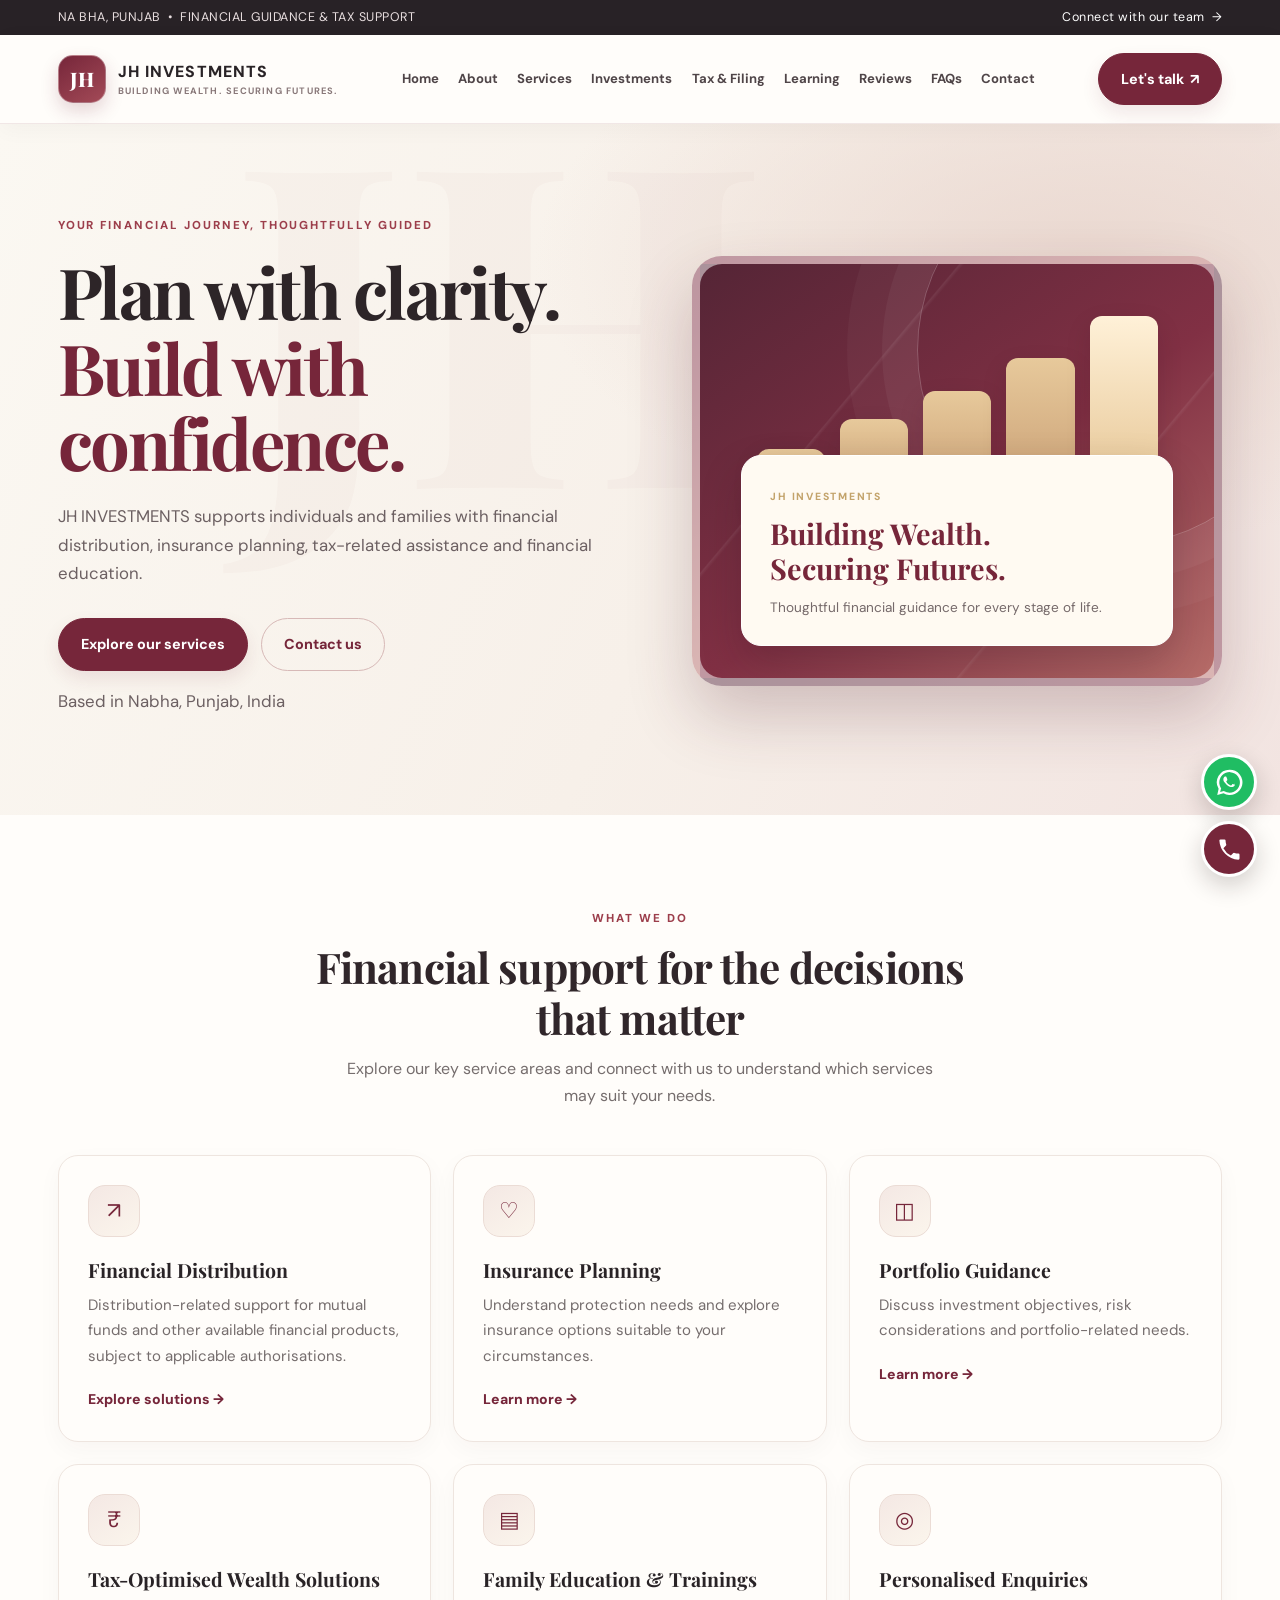
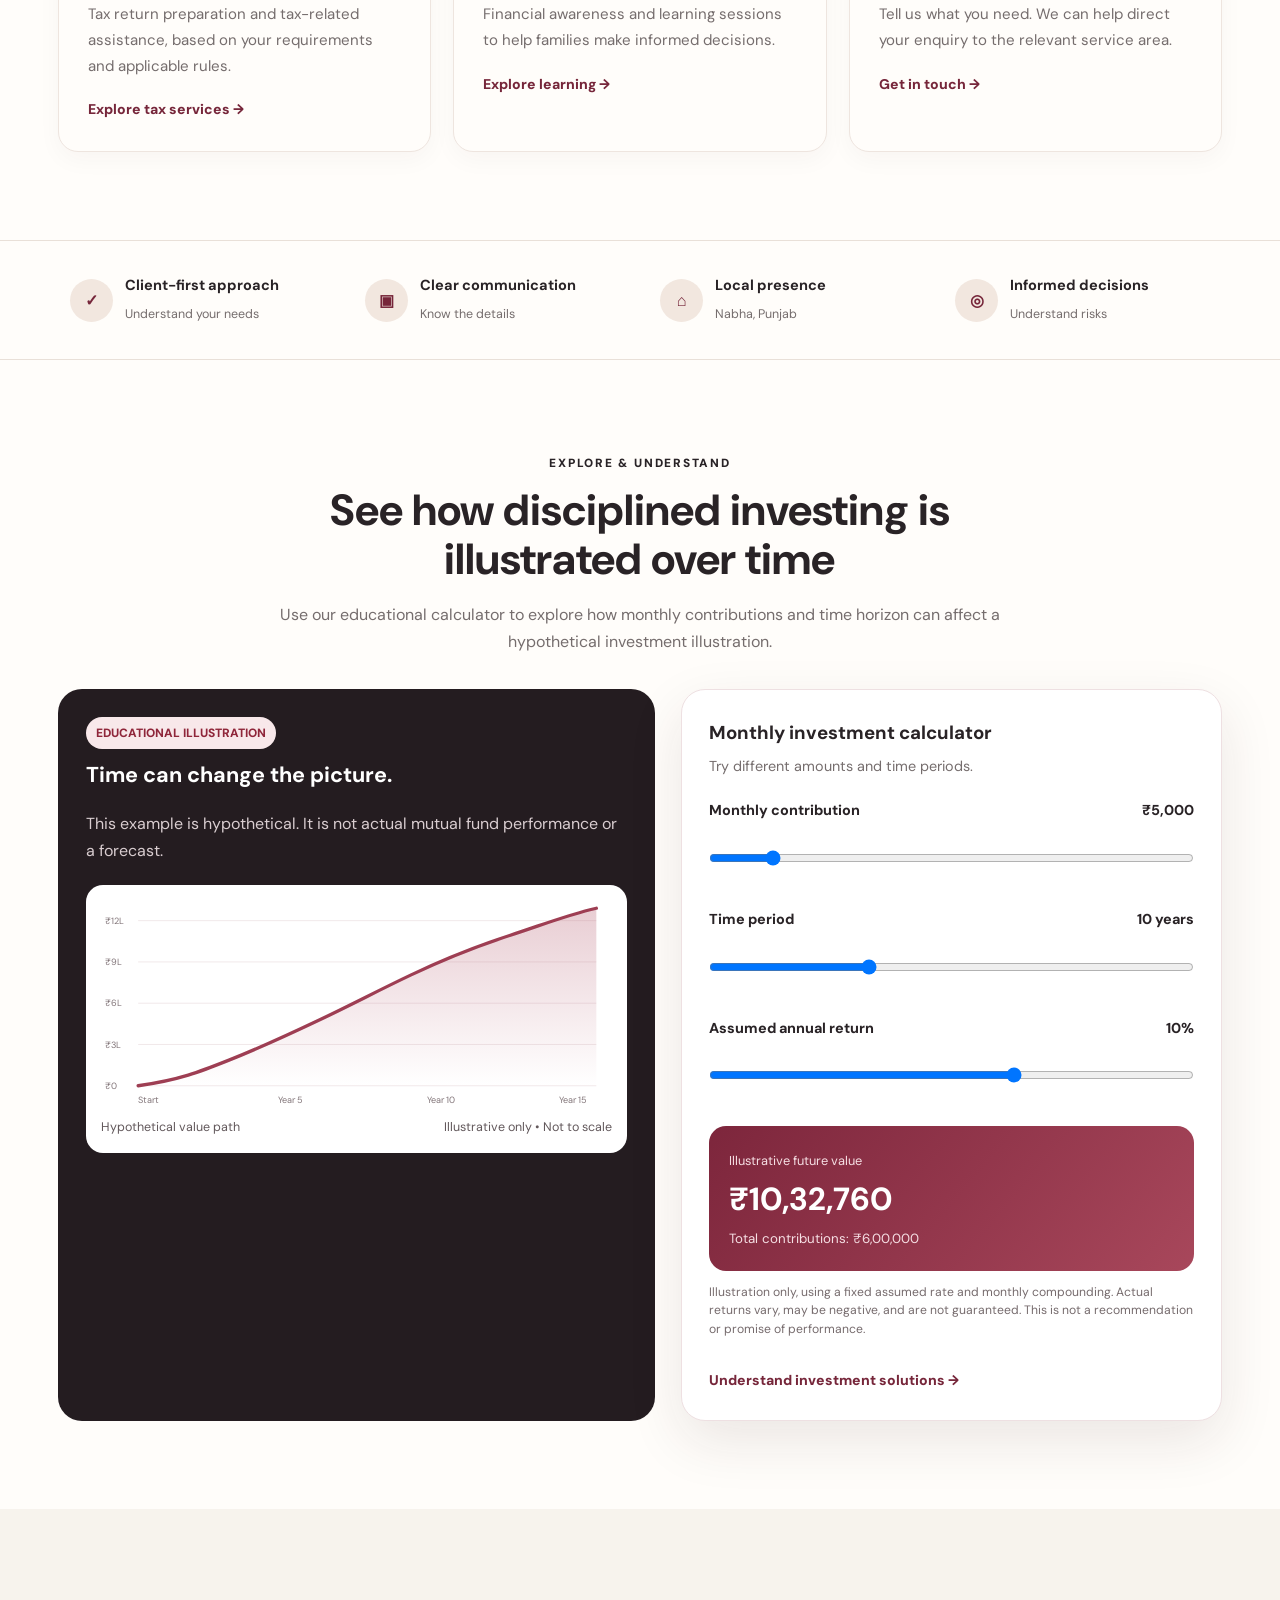
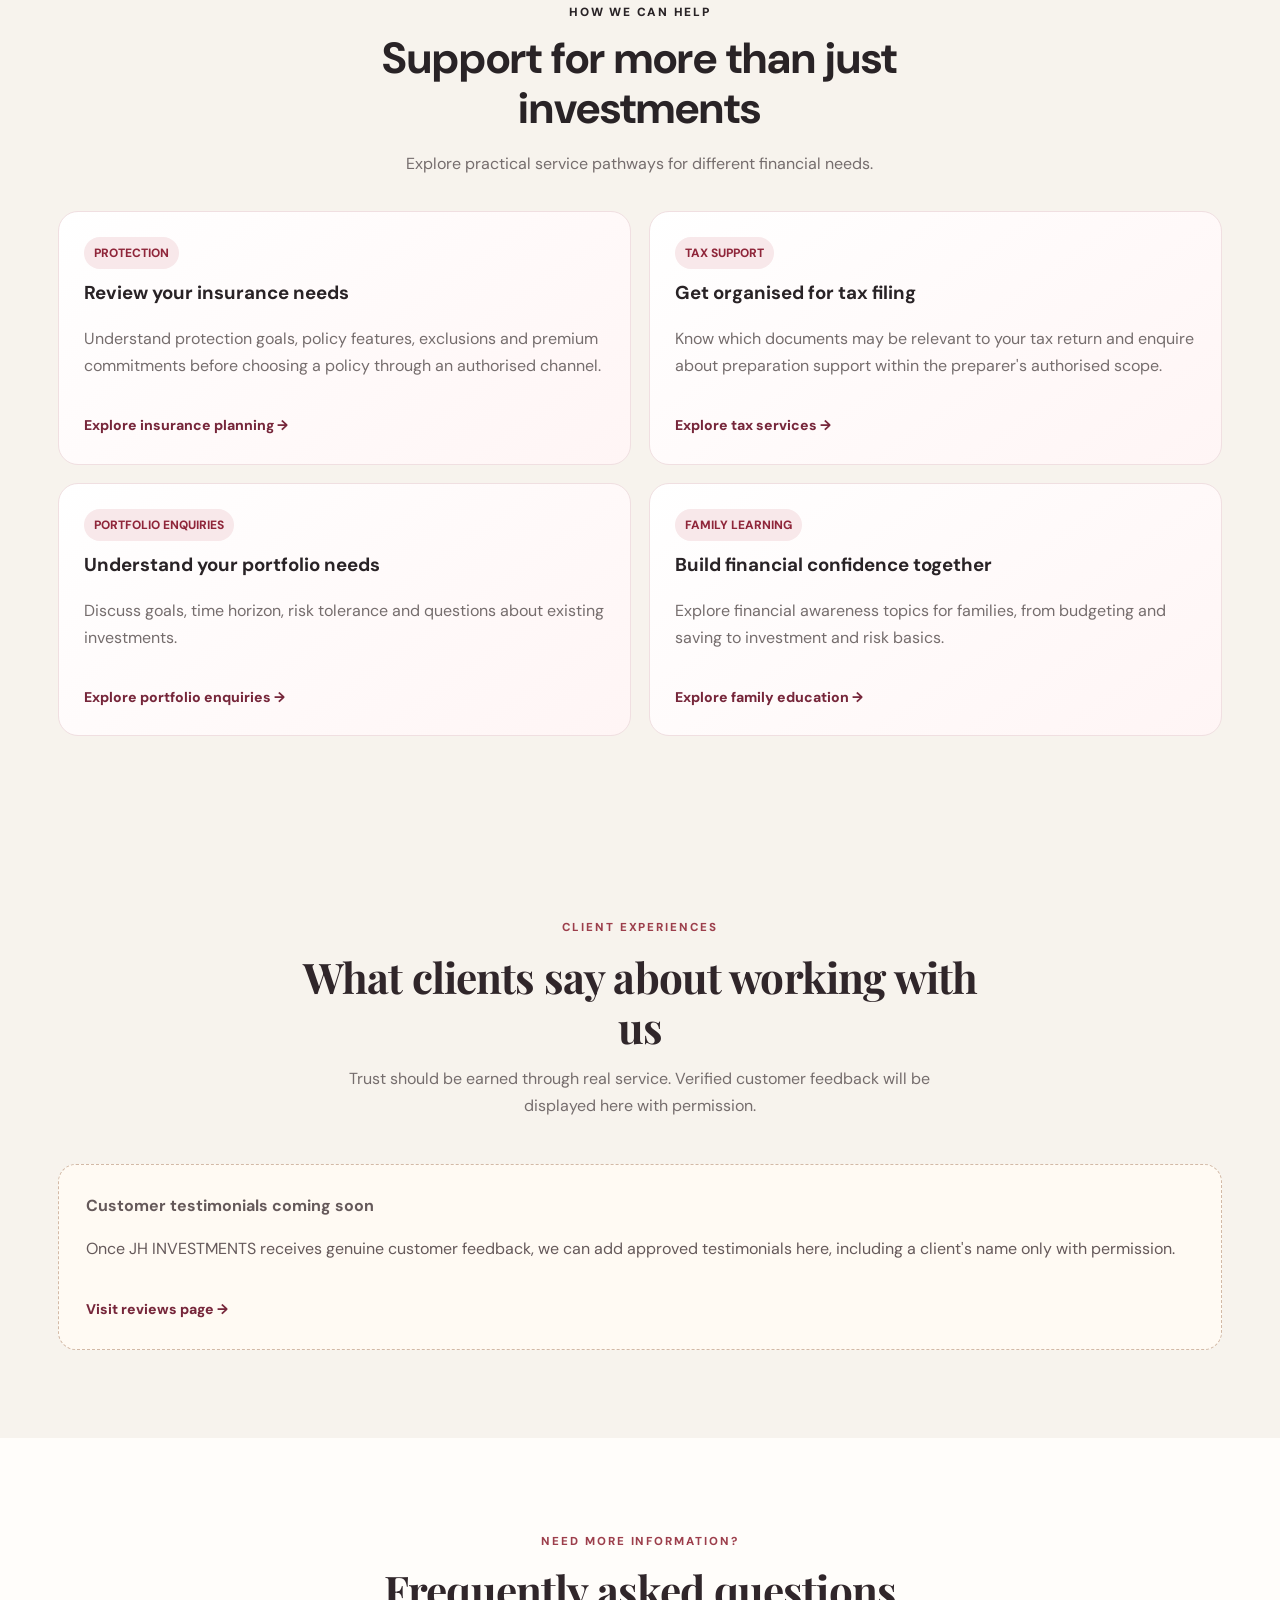
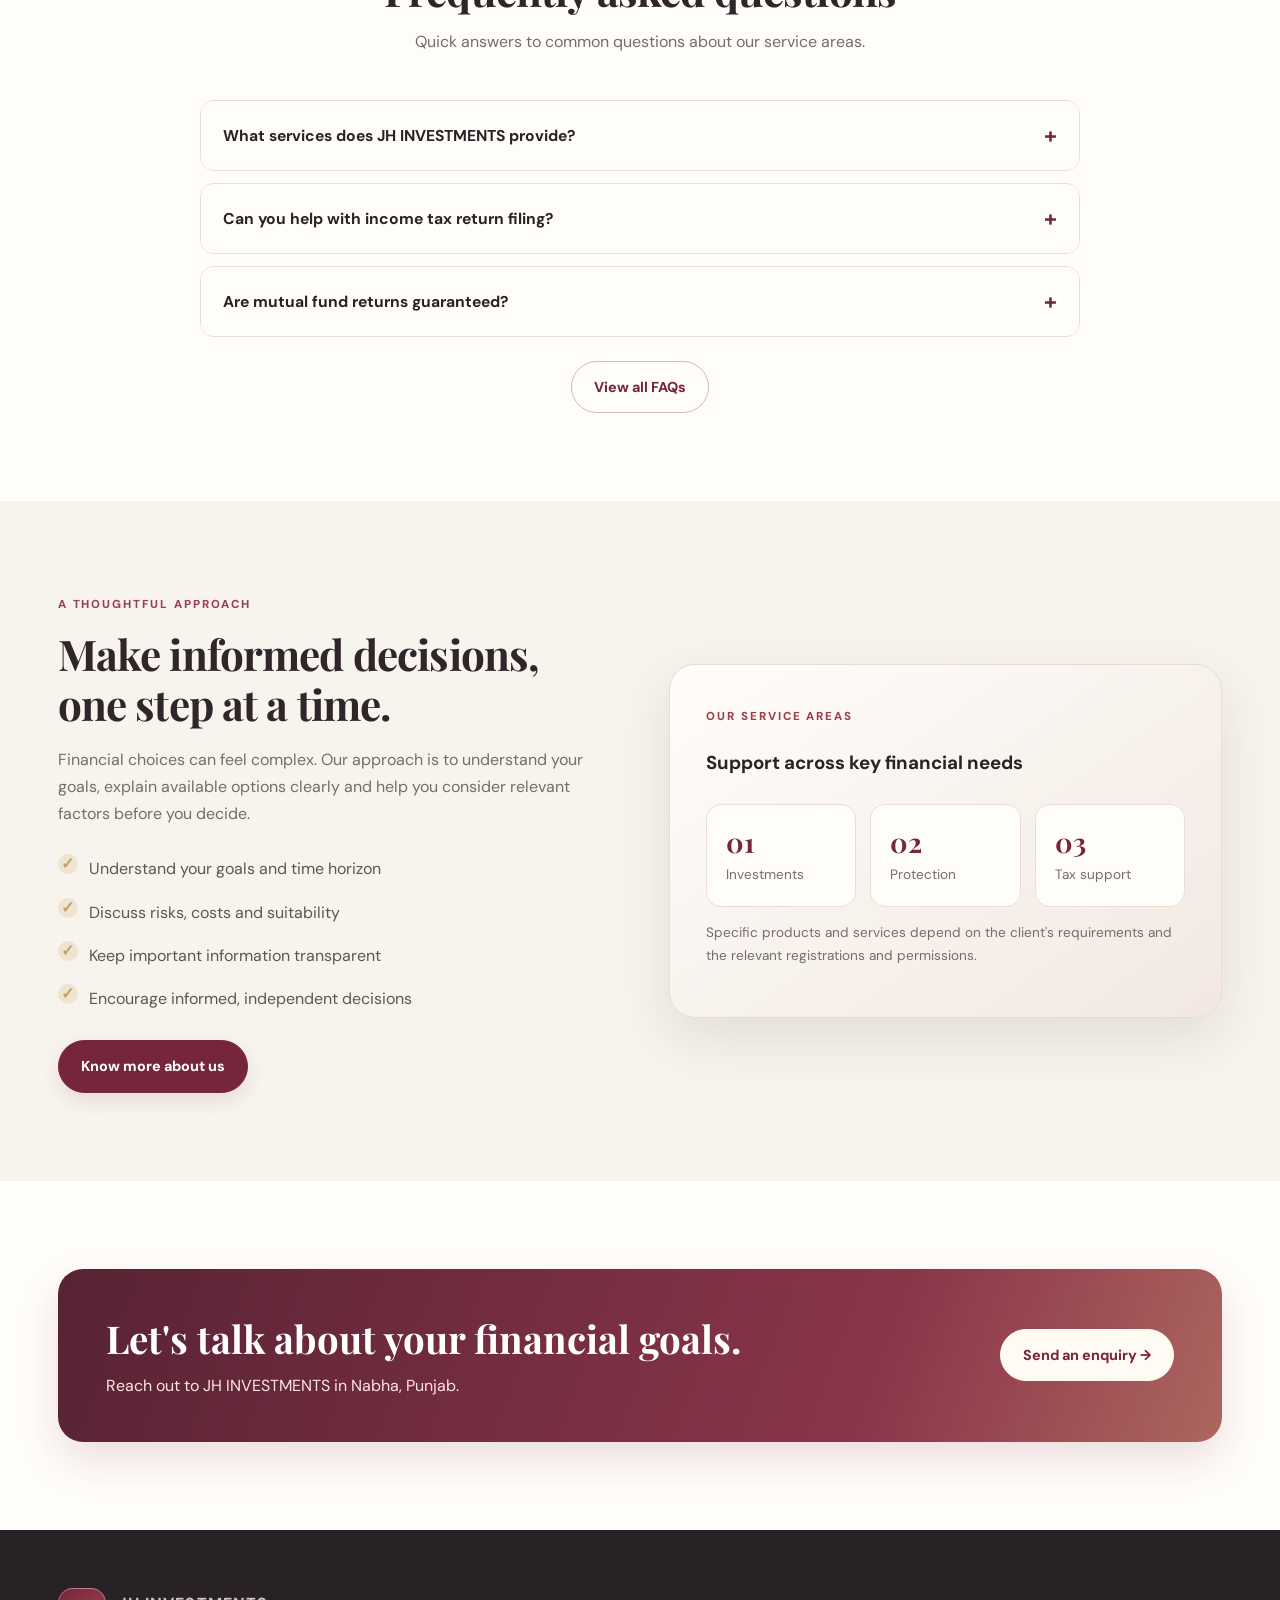
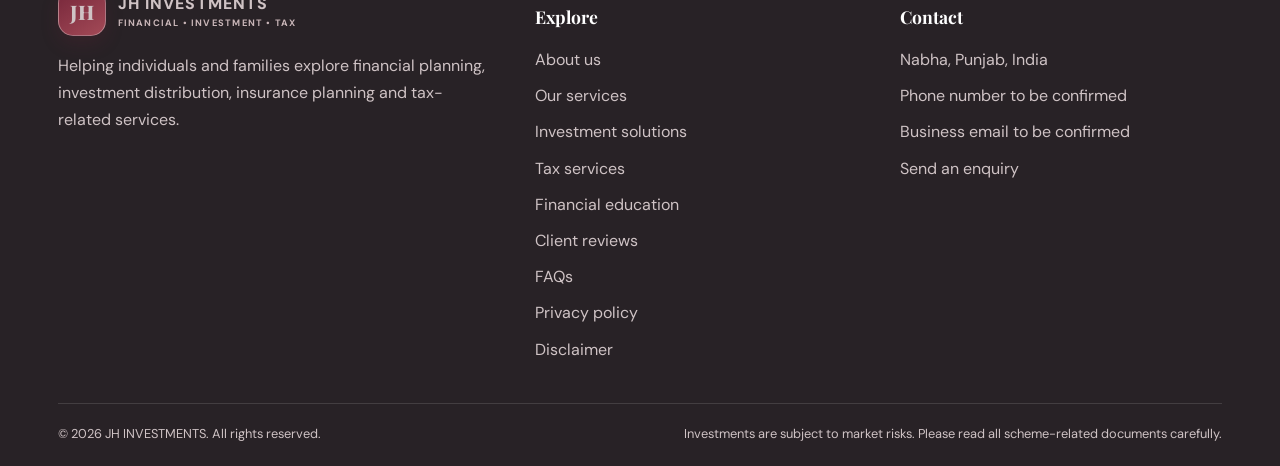
<file: index.html>
<!doctype html>
<html lang="en"><head><meta charset="utf-8"><meta name="viewport" content="width=device-width,initial-scale=1"><meta name="description" content="JH Investments, Nabha, Punjab - financial distribution, insurance planning, tax services and financial education."><title>Financial Planning & Wealth Management | JH INVESTMENTS</title><link rel="stylesheet" href="styles.css"></head><body>
<div class="topbar"><div class="container"><span>NA BHA, PUNJAB &nbsp;•&nbsp; FINANCIAL GUIDANCE &amp; TAX SUPPORT</span><span><a href="contact.html">Connect with our team&nbsp; →</a></span></div></div>
<header class="navbar"><div class="container navinner">
<a class="brand" href="index.html"><span class="brandmark">JH</span><span>JH INVESTMENTS<small>BUILDING WEALTH. SECURING FUTURES.</small></span></a>
<button class="menu-toggle" aria-label="Open navigation" aria-expanded="false">☰</button>
<nav class="navlinks" aria-label="Main navigation"><a href="index.html">Home</a><a href="about.html">About</a><a href="services.html">Services</a><a href="investments.html">Investments</a><a href="tax.html">Tax &amp; Filing</a><a href="education.html">Learning</a><a href="reviews.html">Reviews</a><a href="faq.html">FAQs</a><a href="contact.html">Contact</a></nav>
<a class="nav-cta" href="contact.html">Let's talk&nbsp; ↗</a></div></header>

<main>
<section class="hero"><div class="container hero-grid"><div class="reveal"><span class="eyebrow">Your financial journey, thoughtfully guided</span><h1>Plan with clarity.<br><span>Build with confidence.</span></h1><p>JH INVESTMENTS supports individuals and families with financial distribution, insurance planning, tax-related assistance and financial education.</p><div class="actions"><a class="btn" href="services.html">Explore our services</a><a class="btn light" href="contact.html">Contact us</a></div><p class="small">Based in Nabha, Punjab, India</p></div><div class="hero-art reveal"><div class="bars"><i></i><i></i><i></i><i></i><i></i></div><div class="growth-card"><span class="eyebrow">JH INVESTMENTS</span><strong>Building Wealth.<br>Securing Futures.</strong><span class="small">Thoughtful financial guidance for every stage of life.</span></div></div></div></section>
<section class="section"><div class="container"><div class="section-head reveal"><span class="eyebrow">What we do</span><h2>Financial support for the decisions that matter</h2><p>Explore our key service areas and connect with us to understand which services may suit your needs.</p></div><div class="grid">
<article class="card reveal"><div class="icon">↗</div><h3>Financial Distribution</h3><p>Distribution-related support for mutual funds and other available financial products, subject to applicable authorisations.</p><a class="text-link" href="investments.html">Explore solutions →</a></article>
<article class="card reveal"><div class="icon">♡</div><h3>Insurance Planning</h3><p>Understand protection needs and explore insurance options suitable to your circumstances.</p><a class="text-link" href="services.html">Learn more →</a></article>
<article class="card reveal"><div class="icon">◫</div><h3>Portfolio Guidance</h3><p>Discuss investment objectives, risk considerations and portfolio-related needs.</p><a class="text-link" href="investments.html">Learn more →</a></article>
<article class="card reveal"><div class="icon">₹</div><h3>Tax-Optimised Wealth Solutions</h3><p>Tax return preparation and tax-related assistance, based on your requirements and applicable rules.</p><a class="text-link" href="tax.html">Explore tax services →</a></article>
<article class="card reveal"><div class="icon">▤</div><h3>Family Education & Trainings</h3><p>Financial awareness and learning sessions to help families make informed decisions.</p><a class="text-link" href="education.html">Explore learning →</a></article>
<article class="card reveal"><div class="icon">◎</div><h3>Personalised Enquiries</h3><p>Tell us what you need. We can help direct your enquiry to the relevant service area.</p><a class="text-link" href="contact.html">Get in touch →</a></article>
</div></div></section>
<section class="trust-strip"><div class="container trust-grid"><div class="trust-item"><div class="trust-icon">✓</div><div><strong>Client-first approach</strong><span>Understand your needs</span></div></div><div class="trust-item"><div class="trust-icon">▣</div><div><strong>Clear communication</strong><span>Know the details</span></div></div><div class="trust-item"><div class="trust-icon">⌂</div><div><strong>Local presence</strong><span>Nabha, Punjab</span></div></div><div class="trust-item"><div class="trust-icon">◎</div><div><strong>Informed decisions</strong><span>Understand risks</span></div></div></div></section>

<section class="section"><div class="container"><div class="section-intro reveal"><span class="kicker">Explore & understand</span><h2>See how disciplined investing is illustrated over time</h2><p>Use our educational calculator to explore how monthly contributions and time horizon can affect a hypothetical investment illustration.</p></div>
<div class="engage-grid"><div class="market-panel reveal"><span class="pill">EDUCATIONAL ILLUSTRATION</span><h3>Time can change the picture.</h3><p>This example is hypothetical. It is not actual mutual fund performance or a forecast.</p><div class="chart-wrap"><svg viewBox="0 0 620 255" role="img" aria-label="Hypothetical investment growth illustration"><defs><linearGradient id="fillGrowth" x1="0" x2="0" y1="0" y2="1"><stop offset="0" stop-color="#b45a6d" stop-opacity=".30"/><stop offset="1" stop-color="#b45a6d" stop-opacity="0"/></linearGradient></defs><g stroke="#eee5e6"><path d="M45 25H600M45 75H600M45 125H600M45 175H600M45 225H600"/></g><g fill="#827579" font-size="11"><text x="5" y="29">₹12L</text><text x="5" y="79">₹9L</text><text x="5" y="129">₹6L</text><text x="5" y="179">₹3L</text><text x="5" y="229">₹0</text><text x="45" y="246">Start</text><text x="215" y="246">Year 5</text><text x="395" y="246">Year 10</text><text x="555" y="246">Year 15</text></g><path d="M45 225 C95 218 120 208 155 194 S225 164 265 145 S335 110 375 91 S455 56 495 43 S565 18 600 10 L600 225 L45 225Z" fill="url(#fillGrowth)"/><path d="M45 225 C95 218 120 208 155 194 S225 164 265 145 S335 110 375 91 S455 56 495 43 S565 18 600 10" fill="none" stroke="#9e3e53" stroke-width="4" stroke-linecap="round"/></svg><div class="chart-legend"><span>Hypothetical value path</span><span>Illustrative only • Not to scale</span></div></div></div>
<div class="calc-panel reveal"><h3>Monthly investment calculator</h3><div class="muted">Try different amounts and time periods.</div><div class="calc-fields">
<div class="calc-field"><label for="sipAmount">Monthly contribution <output id="sipAmountOut">₹5,000</output></label><input id="sipAmount" type="range" min="500" max="50000" step="500" value="5000"></div>
<div class="calc-field"><label for="sipYears">Time period <output id="sipYearsOut">10 years</output></label><input id="sipYears" type="range" min="1" max="30" value="10"></div>
<div class="calc-field"><label for="sipRate">Assumed annual return <output id="sipRateOut">10%</output></label><input id="sipRate" type="range" min="1" max="15" step=".5" value="10"></div></div>
<div class="calc-result"><span>Illustrative future value</span><strong id="sipFuture">Calculating…</strong><small id="sipInvested">Total contributions: —</small></div><p class="disclaimer-mini">Illustration only, using a fixed assumed rate and monthly compounding. Actual returns vary, may be negative, and are not guaranteed. This is not a recommendation or promise of performance.</p><a class="text-link" href="investments.html">Understand investment solutions →</a></div></div></div></section>
<section class="section soft"><div class="container"><div class="section-intro"><span class="kicker">How we can help</span><h2>Support for more than just investments</h2><p>Explore practical service pathways for different financial needs.</p></div><div class="service-spotlight">
<article class="spotlight-card"><span class="pill">PROTECTION</span><h3>Review your insurance needs</h3><p>Understand protection goals, policy features, exclusions and premium commitments before choosing a policy through an authorised channel.</p><a class="text-link" href="services.html#insurance">Explore insurance planning →</a></article>
<article class="spotlight-card"><span class="pill">TAX SUPPORT</span><h3>Get organised for tax filing</h3><p>Know which documents may be relevant to your tax return and enquire about preparation support within the preparer's authorised scope.</p><a class="text-link" href="tax.html">Explore tax services →</a></article>
<article class="spotlight-card"><span class="pill">PORTFOLIO ENQUIRIES</span><h3>Understand your portfolio needs</h3><p>Discuss goals, time horizon, risk tolerance and questions about existing investments.</p><a class="text-link" href="investments.html#portfolio">Explore portfolio enquiries →</a></article>
<article class="spotlight-card"><span class="pill">FAMILY LEARNING</span><h3>Build financial confidence together</h3><p>Explore financial awareness topics for families, from budgeting and saving to investment and risk basics.</p><a class="text-link" href="education.html">Explore family education →</a></article></div></div></section>
<section class="section soft"><div class="container"><div class="section-head"><span class="eyebrow">Client experiences</span><h2>What clients say about working with us</h2><p>Trust should be earned through real service. Verified customer feedback will be displayed here with permission.</p></div><div class="review-placeholder"><strong>Customer testimonials coming soon</strong><p>Once JH INVESTMENTS receives genuine customer feedback, we can add approved testimonials here, including a client's name only with permission.</p><a class="text-link" href="reviews.html">Visit reviews page →</a></div></div></section>
<section class="section"><div class="container"><div class="section-head"><span class="eyebrow">Need more information?</span><h2>Frequently asked questions</h2><p>Quick answers to common questions about our service areas.</p></div><div class="faq-list"><div class="faq-item"><button class="faq-question">What services does JH INVESTMENTS provide?<span>+</span></button><div class="faq-answer">Our service areas include financial distribution, insurance planning, tax-related assistance, portfolio-related enquiries and family financial education, subject to applicable authorisations.</div></div><div class="faq-item"><button class="faq-question">Can you help with income tax return filing?<span>+</span></button><div class="faq-answer">You can contact us with your ITR-related enquiry. The work undertaken depends on the case and the preparer's legal authority and qualifications.</div></div><div class="faq-item"><button class="faq-question">Are mutual fund returns guaranteed?<span>+</span></button><div class="faq-answer">No. Mutual fund investments are subject to market risks. Returns are not guaranteed and past performance does not assure future results.</div></div></div><div style="text-align:center;margin-top:24px"><a class="btn light" href="faq.html">View all FAQs</a></div></div></section><section class="section soft"><div class="container split"><div class="reveal"><span class="eyebrow">A thoughtful approach</span><h2>Make informed decisions, one step at a time.</h2><p>Financial choices can feel complex. Our approach is to understand your goals, explain available options clearly and help you consider relevant factors before you decide.</p><ul class="checklist"><li>Understand your goals and time horizon</li><li>Discuss risks, costs and suitability</li><li>Keep important information transparent</li><li>Encourage informed, independent decisions</li></ul><a class="btn" href="about.html">Know more about us</a></div><div class="panel reveal"><span class="eyebrow">Our service areas</span><h3>Support across key financial needs</h3><div class="stats"><div class="stat"><strong>01</strong><span class="small">Investments</span></div><div class="stat"><strong>02</strong><span class="small">Protection</span></div><div class="stat"><strong>03</strong><span class="small">Tax support</span></div></div><p class="small">Specific products and services depend on the client's requirements and the relevant registrations and permissions.</p></div></div></section>
<section class="section"><div class="container"><div class="banner reveal"><div><h2>Let's talk about your financial goals.</h2><p style="margin:0;color:#ffe4e7">Reach out to JH INVESTMENTS in Nabha, Punjab.</p></div><a class="btn light" href="contact.html">Send an enquiry →</a></div></div></section>
</main>
<footer class="footer"><div class="container"><div class="footer-grid">
<div><a class="brand" href="index.html"><span class="brandmark">JH</span><span>JH INVESTMENTS<small style="color:#d2c5c7">FINANCIAL • INVESTMENT • TAX</small></span></a><p>Helping individuals and families explore financial planning, investment distribution, insurance planning and tax-related services.</p></div>
<div><h3>Explore</h3><div class="footer-links"><a href="about.html">About us</a><a href="services.html">Our services</a><a href="investments.html">Investment solutions</a><a href="tax.html">Tax services</a><a href="education.html">Financial education</a><a href="reviews.html">Client reviews</a><a href="faq.html">FAQs</a><a href="privacy.html">Privacy policy</a><a href="disclaimer.html">Disclaimer</a></div></div>
<div><h3>Contact</h3><div class="footer-links"><span>Nabha, Punjab, India</span><a href="contact.html">Phone number to be confirmed</a><a href="contact.html">Business email to be confirmed</a><a href="contact.html">Send an enquiry</a></div></div>
</div><div class="copyright"><span>© <span id="year"></span> JH INVESTMENTS. All rights reserved.</span><span>Investments are subject to market risks. Please read all scheme-related documents carefully.</span></div></div></footer>
<script src="script.js"></script>
<div class="floating-contact" aria-label="Quick contact"><a class="float-wa" href="#" data-whatsapp aria-label="Chat on WhatsApp" title="WhatsApp"><svg viewBox="0 0 32 32"><path d="M16 .8A15 15 0 0 0 3.1 23.5L1.5 30.7l7.4-1.9A15 15 0 1 0 16 .8zm0 27.3a12.2 12.2 0 0 1-6.2-1.7l-.5-.3-4.4 1.1 1.2-4.3-.3-.5A12.2 12.2 0 1 1 16 28.1zm6.7-9.1c-.4-.2-2.2-1.1-2.6-1.2-.3-.1-.6-.2-.8.2s-.9 1.2-1.1 1.4-.4.3-.8.1a10 10 0 0 1-3-1.8 11.2 11.2 0 0 1-2.1-2.6c-.2-.4 0-.6.2-.8l.6-.7c.2-.2.2-.4.3-.6.1-.2 0-.5 0-.7s-.8-2-1.1-2.7c-.3-.7-.6-.6-.8-.6h-.7c-.2 0-.6.1-.9.4s-1.2 1.2-1.2 2.9 1.2 3.3 1.4 3.5a14 14 0 0 0 5.4 4.8c.8.3 1.4.6 1.9.7.8.2 1.6.2 2.2.1.7-.1 2.2-.9 2.5-1.8.3-.9.3-1.6.2-1.8s-.3-.3-.7-.5z"/></svg></a><a class="float-call" href="contact.html" aria-label="Call JH Investments" title="Call"><svg viewBox="0 0 24 24"><path d="M6.6 10.8a15.5 15.5 0 0 0 6.6 6.6l2.2-2.2a1 1 0 0 1 1-.2 11.4 11.4 0 0 0 3.5.6 1 1 0 0 1 1 1V20a1 1 0 0 1-1 1A17.9 17.9 0 0 1 3 4a1 1 0 0 1 1-1h3.5a1 1 0 0 1 1 1 11.4 11.4 0 0 0 .6 3.5 1 1 0 0 1-.2 1z"/></svg></a></div><script>(function(){const a=document.getElementById('sipAmount'),y=document.getElementById('sipYears'),r=document.getElementById('sipRate');if(!a||!y||!r)return;const money=n=>'₹'+Math.round(n).toLocaleString('en-IN');function update(){const p=+a.value,yrs=+y.value,rate=+r.value,m=yrs*12,rm=rate/1200,fv=rm===0?p*m:p*((Math.pow(1+rm,m)-1)/rm)*(1+rm);document.getElementById('sipAmountOut').textContent=money(p);document.getElementById('sipYearsOut').textContent=yrs+' years';document.getElementById('sipRateOut').textContent=rate+'%';document.getElementById('sipFuture').textContent=money(fv);document.getElementById('sipInvested').textContent='Total contributions: '+money(p*m)}[a,y,r].forEach(x=>x.addEventListener('input',update));update()})();</script></body></html>
</file>
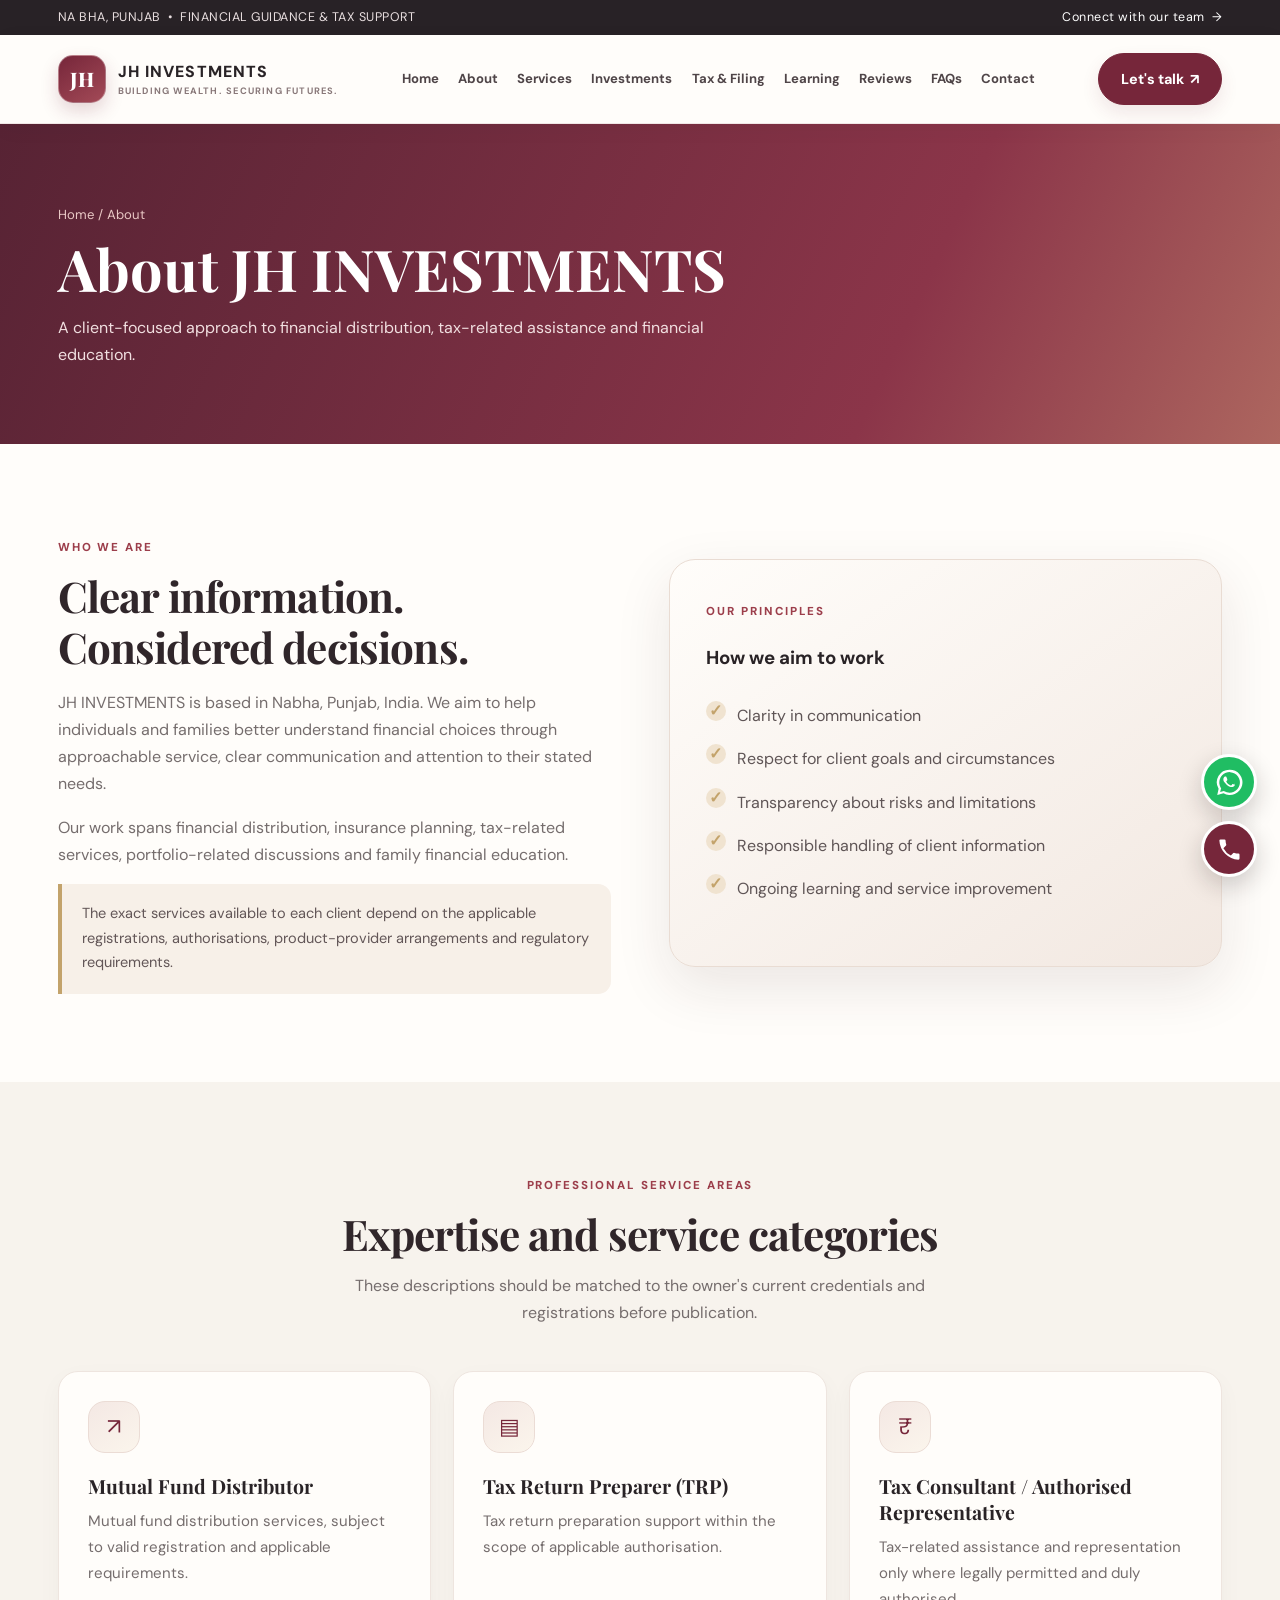
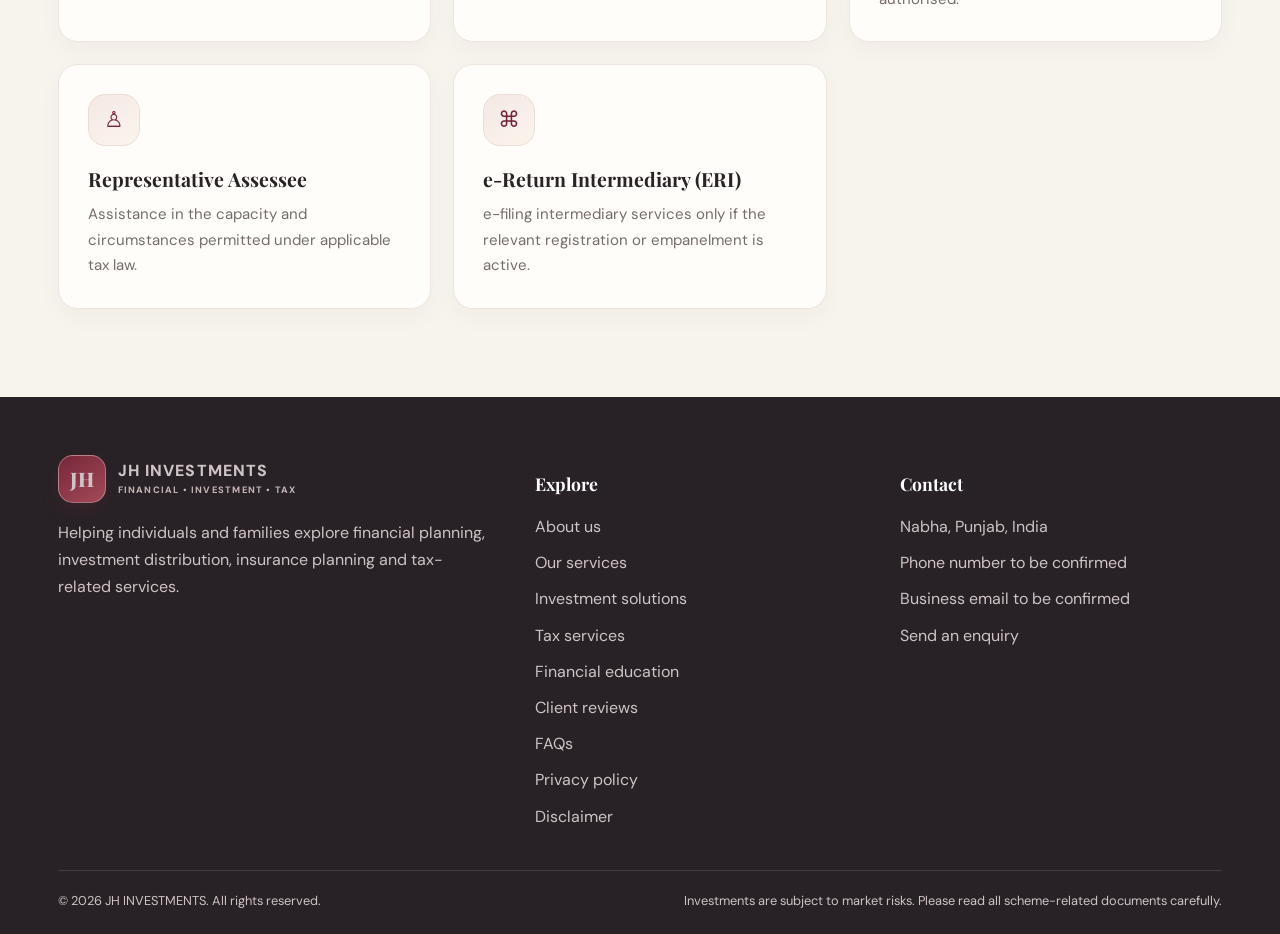
<file: about.html>
<!doctype html>
<html lang="en"><head><meta charset="utf-8"><meta name="viewport" content="width=device-width,initial-scale=1"><meta name="description" content="JH Investments, Nabha, Punjab - financial distribution, insurance planning, tax services and financial education."><title>About Us | JH INVESTMENTS</title><link rel="stylesheet" href="styles.css"></head><body>
<div class="topbar"><div class="container"><span>NA BHA, PUNJAB &nbsp;•&nbsp; FINANCIAL GUIDANCE &amp; TAX SUPPORT</span><span><a href="contact.html">Connect with our team&nbsp; →</a></span></div></div>
<header class="navbar"><div class="container navinner">
<a class="brand" href="index.html"><span class="brandmark">JH</span><span>JH INVESTMENTS<small>BUILDING WEALTH. SECURING FUTURES.</small></span></a>
<button class="menu-toggle" aria-label="Open navigation" aria-expanded="false">☰</button>
<nav class="navlinks" aria-label="Main navigation"><a href="index.html">Home</a><a href="about.html">About</a><a href="services.html">Services</a><a href="investments.html">Investments</a><a href="tax.html">Tax &amp; Filing</a><a href="education.html">Learning</a><a href="reviews.html">Reviews</a><a href="faq.html">FAQs</a><a href="contact.html">Contact</a></nav>
<a class="nav-cta" href="contact.html">Let's talk&nbsp; ↗</a></div></header>

<main><section class="page-hero"><div class="container"><span class="crumb">Home / About</span><h1>About JH INVESTMENTS</h1><p>A client-focused approach to financial distribution, tax-related assistance and financial education.</p></div></section>
<section class="section"><div class="container split"><div><span class="eyebrow">Who we are</span><h2>Clear information. Considered decisions.</h2><p>JH INVESTMENTS is based in Nabha, Punjab, India. We aim to help individuals and families better understand financial choices through approachable service, clear communication and attention to their stated needs.</p><p>Our work spans financial distribution, insurance planning, tax-related services, portfolio-related discussions and family financial education.</p><div class="notice">The exact services available to each client depend on the applicable registrations, authorisations, product-provider arrangements and regulatory requirements.</div></div><div class="panel"><span class="eyebrow">Our principles</span><h3>How we aim to work</h3><ul class="checklist"><li>Clarity in communication</li><li>Respect for client goals and circumstances</li><li>Transparency about risks and limitations</li><li>Responsible handling of client information</li><li>Ongoing learning and service improvement</li></ul></div></div></section>
<section class="section soft"><div class="container"><div class="section-head"><span class="eyebrow">Professional service areas</span><h2>Expertise and service categories</h2><p>These descriptions should be matched to the owner's current credentials and registrations before publication.</p></div><div class="grid">
<div class="card"><div class="icon">↗</div><h3>Mutual Fund Distributor</h3><p>Mutual fund distribution services, subject to valid registration and applicable requirements.</p></div>
<div class="card"><div class="icon">▤</div><h3>Tax Return Preparer (TRP)</h3><p>Tax return preparation support within the scope of applicable authorisation.</p></div>
<div class="card"><div class="icon">₹</div><h3>Tax Consultant / Authorised Representative</h3><p>Tax-related assistance and representation only where legally permitted and duly authorised.</p></div>
<div class="card"><div class="icon">♙</div><h3>Representative Assessee</h3><p>Assistance in the capacity and circumstances permitted under applicable tax law.</p></div>
<div class="card"><div class="icon">⌘</div><h3>e-Return Intermediary (ERI)</h3><p>e-filing intermediary services only if the relevant registration or empanelment is active.</p></div>
</div></div></section></main>
<footer class="footer"><div class="container"><div class="footer-grid">
<div><a class="brand" href="index.html"><span class="brandmark">JH</span><span>JH INVESTMENTS<small style="color:#d2c5c7">FINANCIAL • INVESTMENT • TAX</small></span></a><p>Helping individuals and families explore financial planning, investment distribution, insurance planning and tax-related services.</p></div>
<div><h3>Explore</h3><div class="footer-links"><a href="about.html">About us</a><a href="services.html">Our services</a><a href="investments.html">Investment solutions</a><a href="tax.html">Tax services</a><a href="education.html">Financial education</a><a href="reviews.html">Client reviews</a><a href="faq.html">FAQs</a><a href="privacy.html">Privacy policy</a><a href="disclaimer.html">Disclaimer</a></div></div>
<div><h3>Contact</h3><div class="footer-links"><span>Nabha, Punjab, India</span><a href="contact.html">Phone number to be confirmed</a><a href="contact.html">Business email to be confirmed</a><a href="contact.html">Send an enquiry</a></div></div>
</div><div class="copyright"><span>© <span id="year"></span> JH INVESTMENTS. All rights reserved.</span><span>Investments are subject to market risks. Please read all scheme-related documents carefully.</span></div></div></footer>
<script src="script.js"></script>
<div class="floating-contact" aria-label="Quick contact"><a class="float-wa" href="#" data-whatsapp aria-label="Chat on WhatsApp" title="WhatsApp"><svg viewBox="0 0 32 32"><path d="M16 .8A15 15 0 0 0 3.1 23.5L1.5 30.7l7.4-1.9A15 15 0 1 0 16 .8zm0 27.3a12.2 12.2 0 0 1-6.2-1.7l-.5-.3-4.4 1.1 1.2-4.3-.3-.5A12.2 12.2 0 1 1 16 28.1zm6.7-9.1c-.4-.2-2.2-1.1-2.6-1.2-.3-.1-.6-.2-.8.2s-.9 1.2-1.1 1.4-.4.3-.8.1a10 10 0 0 1-3-1.8 11.2 11.2 0 0 1-2.1-2.6c-.2-.4 0-.6.2-.8l.6-.7c.2-.2.2-.4.3-.6.1-.2 0-.5 0-.7s-.8-2-1.1-2.7c-.3-.7-.6-.6-.8-.6h-.7c-.2 0-.6.1-.9.4s-1.2 1.2-1.2 2.9 1.2 3.3 1.4 3.5a14 14 0 0 0 5.4 4.8c.8.3 1.4.6 1.9.7.8.2 1.6.2 2.2.1.7-.1 2.2-.9 2.5-1.8.3-.9.3-1.6.2-1.8s-.3-.3-.7-.5z"/></svg></a><a class="float-call" href="contact.html" aria-label="Call JH Investments" title="Call"><svg viewBox="0 0 24 24"><path d="M6.6 10.8a15.5 15.5 0 0 0 6.6 6.6l2.2-2.2a1 1 0 0 1 1-.2 11.4 11.4 0 0 0 3.5.6 1 1 0 0 1 1 1V20a1 1 0 0 1-1 1A17.9 17.9 0 0 1 3 4a1 1 0 0 1 1-1h3.5a1 1 0 0 1 1 1 11.4 11.4 0 0 0 .6 3.5 1 1 0 0 1-.2 1z"/></svg></a></div></body></html>
</file>
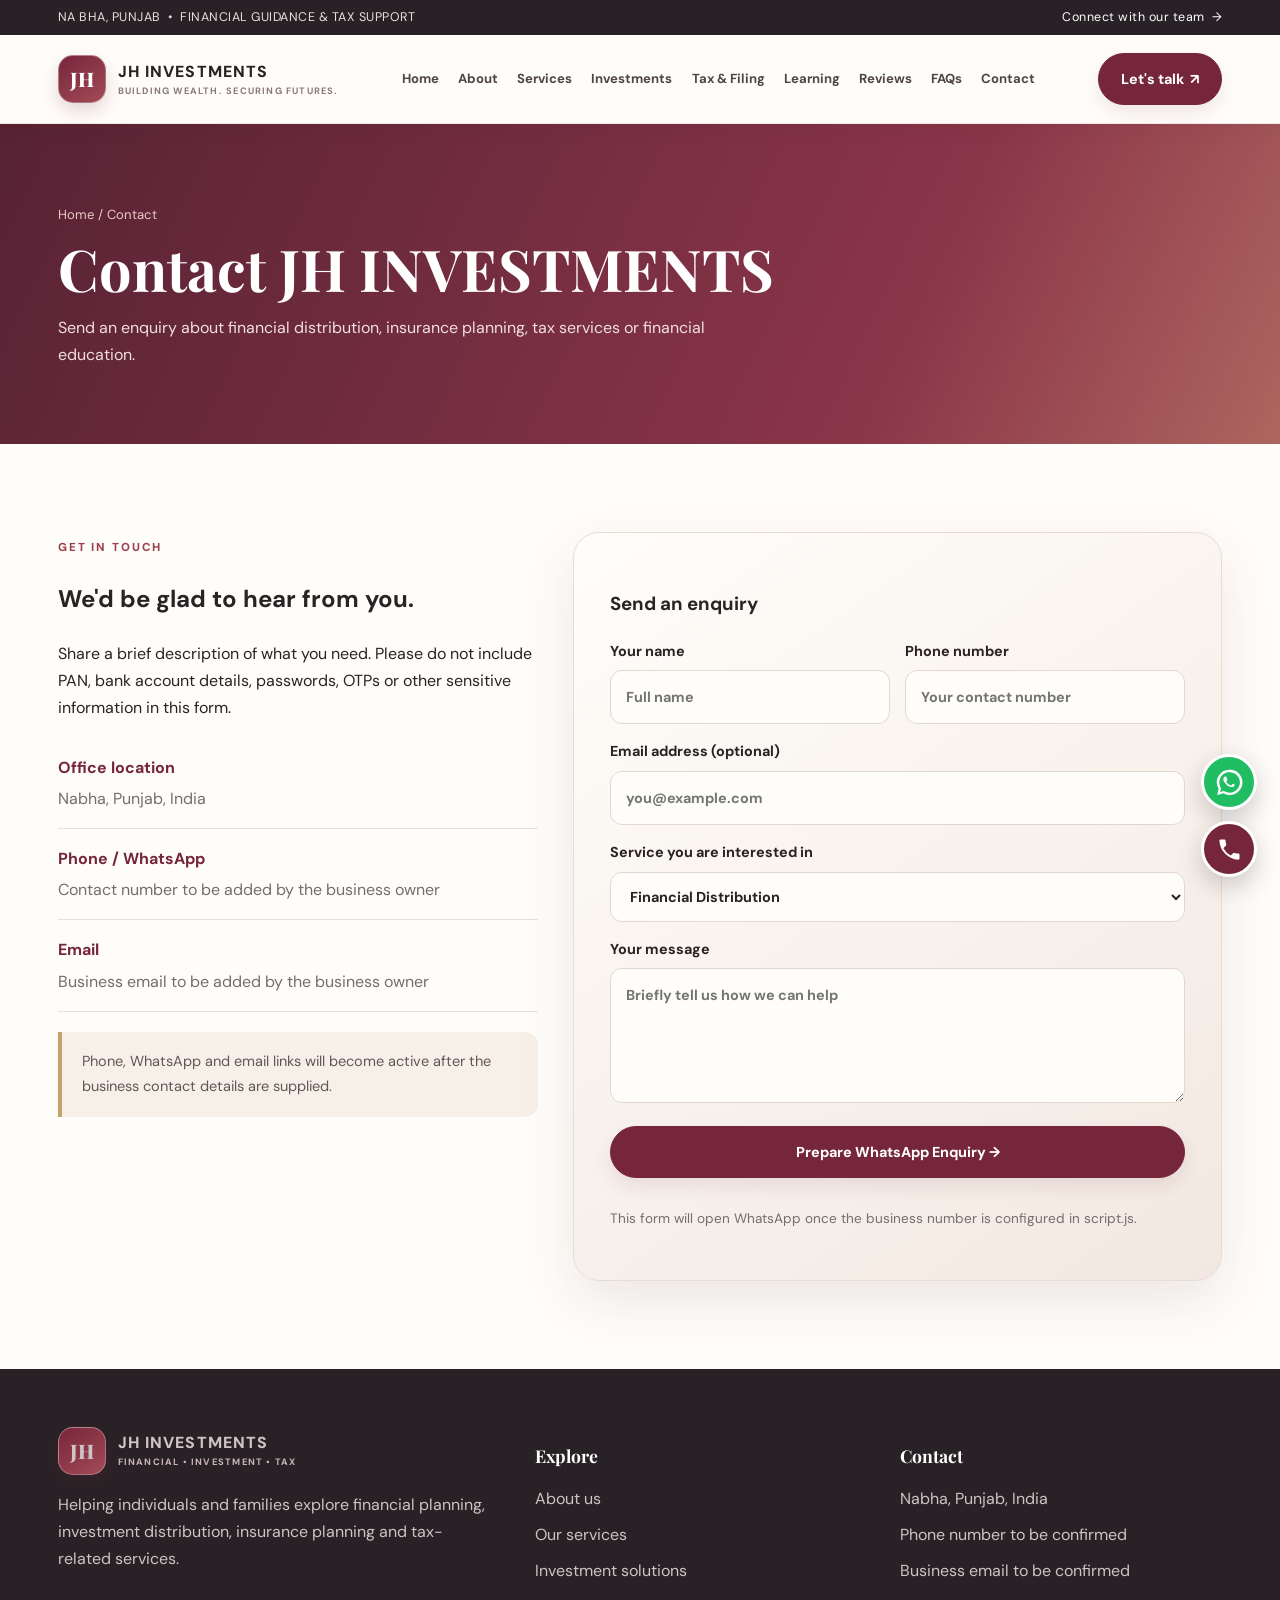
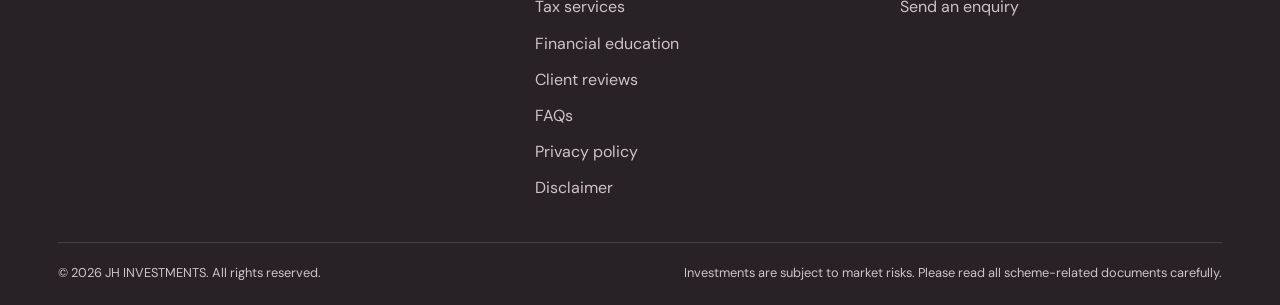
<file: contact.html>
<!doctype html>
<html lang="en"><head><meta charset="utf-8"><meta name="viewport" content="width=device-width,initial-scale=1"><meta name="description" content="JH Investments, Nabha, Punjab - financial distribution, insurance planning, tax services and financial education."><title>Contact Us | JH INVESTMENTS</title><link rel="stylesheet" href="styles.css"></head><body>
<div class="topbar"><div class="container"><span>NA BHA, PUNJAB &nbsp;•&nbsp; FINANCIAL GUIDANCE &amp; TAX SUPPORT</span><span><a href="contact.html">Connect with our team&nbsp; →</a></span></div></div>
<header class="navbar"><div class="container navinner">
<a class="brand" href="index.html"><span class="brandmark">JH</span><span>JH INVESTMENTS<small>BUILDING WEALTH. SECURING FUTURES.</small></span></a>
<button class="menu-toggle" aria-label="Open navigation" aria-expanded="false">☰</button>
<nav class="navlinks" aria-label="Main navigation"><a href="index.html">Home</a><a href="about.html">About</a><a href="services.html">Services</a><a href="investments.html">Investments</a><a href="tax.html">Tax &amp; Filing</a><a href="education.html">Learning</a><a href="reviews.html">Reviews</a><a href="faq.html">FAQs</a><a href="contact.html">Contact</a></nav>
<a class="nav-cta" href="contact.html">Let's talk&nbsp; ↗</a></div></header>

<main><section class="page-hero"><div class="container"><span class="crumb">Home / Contact</span><h1>Contact JH INVESTMENTS</h1><p>Send an enquiry about financial distribution, insurance planning, tax services or financial education.</p></div></section>
<section class="section"><div class="container contact-grid"><div><span class="eyebrow">Get in touch</span><h2>We'd be glad to hear from you.</h2><p>Share a brief description of what you need. Please do not include PAN, bank account details, passwords, OTPs or other sensitive information in this form.</p><div class="contact-item"><strong>Office location</strong>Nabha, Punjab, India</div><div class="contact-item"><strong>Phone / WhatsApp</strong>Contact number to be added by the business owner</div><div class="contact-item"><strong>Email</strong>Business email to be added by the business owner</div><div class="notice" style="margin-top:20px">Phone, WhatsApp and email links will become active after the business contact details are supplied.</div></div>
<div class="panel"><h3>Send an enquiry</h3><form class="form" id="enquiryForm"><div class="form-row"><label>Your name<input name="name" required placeholder="Full name"></label><label>Phone number<input name="phone" required placeholder="Your contact number"></label></div><label>Email address (optional)<input name="email" type="email" placeholder="you@example.com"></label><label>Service you are interested in<select name="service"><option>Financial Distribution</option><option>Insurance Planning</option><option>Portfolio-related Enquiry</option><option>Tax Services</option><option>Family Education & Trainings</option><option>Other</option></select></label><label>Your message<textarea name="message" required placeholder="Briefly tell us how we can help"></textarea></label><button class="btn" type="submit">Prepare WhatsApp Enquiry →</button><p class="small" id="formMessage">This form will open WhatsApp once the business number is configured in script.js.</p></form></div></div></section></main>
<footer class="footer"><div class="container"><div class="footer-grid">
<div><a class="brand" href="index.html"><span class="brandmark">JH</span><span>JH INVESTMENTS<small style="color:#d2c5c7">FINANCIAL • INVESTMENT • TAX</small></span></a><p>Helping individuals and families explore financial planning, investment distribution, insurance planning and tax-related services.</p></div>
<div><h3>Explore</h3><div class="footer-links"><a href="about.html">About us</a><a href="services.html">Our services</a><a href="investments.html">Investment solutions</a><a href="tax.html">Tax services</a><a href="education.html">Financial education</a><a href="reviews.html">Client reviews</a><a href="faq.html">FAQs</a><a href="privacy.html">Privacy policy</a><a href="disclaimer.html">Disclaimer</a></div></div>
<div><h3>Contact</h3><div class="footer-links"><span>Nabha, Punjab, India</span><a href="contact.html">Phone number to be confirmed</a><a href="contact.html">Business email to be confirmed</a><a href="contact.html">Send an enquiry</a></div></div>
</div><div class="copyright"><span>© <span id="year"></span> JH INVESTMENTS. All rights reserved.</span><span>Investments are subject to market risks. Please read all scheme-related documents carefully.</span></div></div></footer>
<script src="script.js"></script>
<div class="floating-contact" aria-label="Quick contact"><a class="float-wa" href="#" data-whatsapp aria-label="Chat on WhatsApp" title="WhatsApp"><svg viewBox="0 0 32 32"><path d="M16 .8A15 15 0 0 0 3.1 23.5L1.5 30.7l7.4-1.9A15 15 0 1 0 16 .8zm0 27.3a12.2 12.2 0 0 1-6.2-1.7l-.5-.3-4.4 1.1 1.2-4.3-.3-.5A12.2 12.2 0 1 1 16 28.1zm6.7-9.1c-.4-.2-2.2-1.1-2.6-1.2-.3-.1-.6-.2-.8.2s-.9 1.2-1.1 1.4-.4.3-.8.1a10 10 0 0 1-3-1.8 11.2 11.2 0 0 1-2.1-2.6c-.2-.4 0-.6.2-.8l.6-.7c.2-.2.2-.4.3-.6.1-.2 0-.5 0-.7s-.8-2-1.1-2.7c-.3-.7-.6-.6-.8-.6h-.7c-.2 0-.6.1-.9.4s-1.2 1.2-1.2 2.9 1.2 3.3 1.4 3.5a14 14 0 0 0 5.4 4.8c.8.3 1.4.6 1.9.7.8.2 1.6.2 2.2.1.7-.1 2.2-.9 2.5-1.8.3-.9.3-1.6.2-1.8s-.3-.3-.7-.5z"/></svg></a><a class="float-call" href="contact.html" aria-label="Call JH Investments" title="Call"><svg viewBox="0 0 24 24"><path d="M6.6 10.8a15.5 15.5 0 0 0 6.6 6.6l2.2-2.2a1 1 0 0 1 1-.2 11.4 11.4 0 0 0 3.5.6 1 1 0 0 1 1 1V20a1 1 0 0 1-1 1A17.9 17.9 0 0 1 3 4a1 1 0 0 1 1-1h3.5a1 1 0 0 1 1 1 11.4 11.4 0 0 0 .6 3.5 1 1 0 0 1-.2 1z"/></svg></a></div></body></html>
</file>
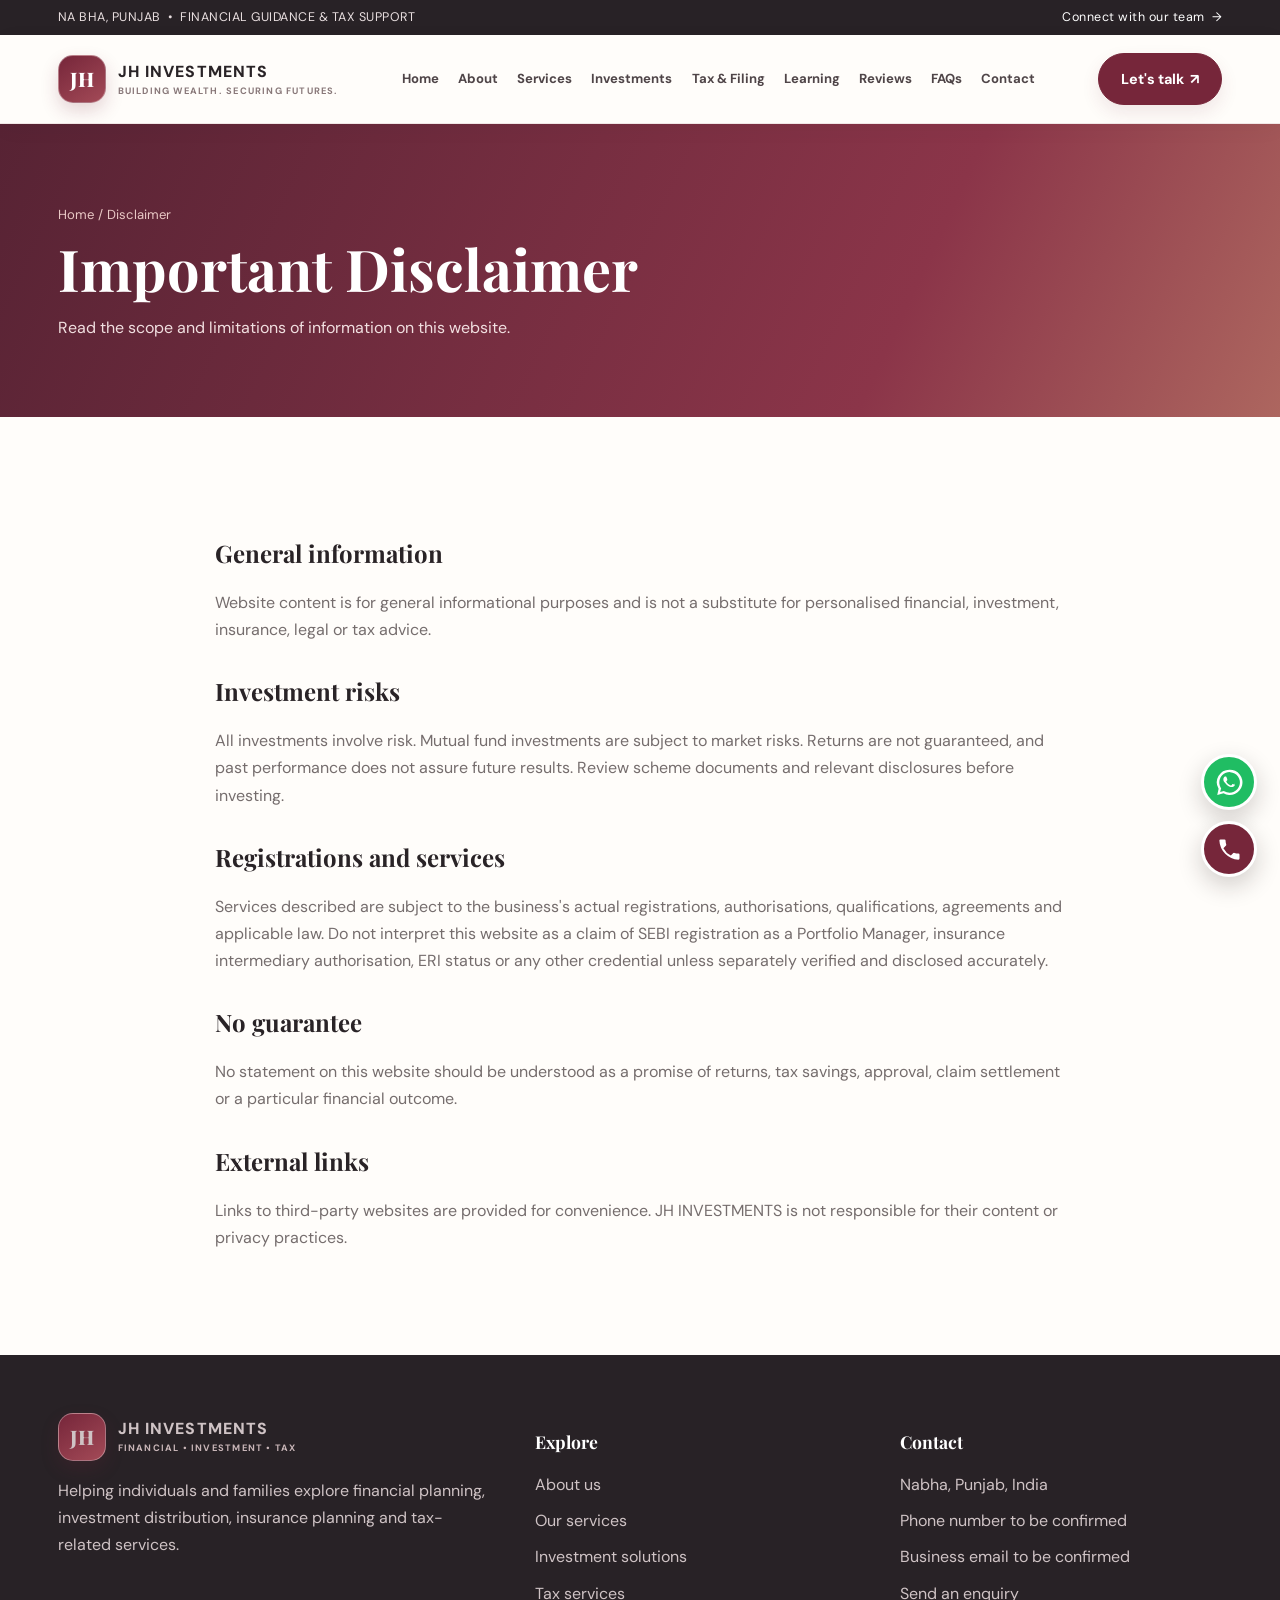
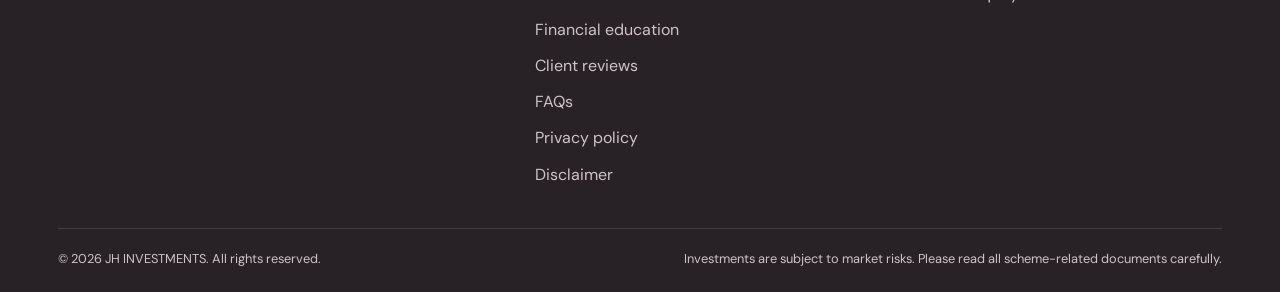
<file: disclaimer.html>
<!doctype html><html lang="en"><head><meta charset="utf-8"><meta name="viewport" content="width=device-width,initial-scale=1"><title>Disclaimer | JH INVESTMENTS</title><link rel="stylesheet" href="styles.css"></head><body><div class="topbar"><div class="container"><span>NA BHA, PUNJAB &nbsp;•&nbsp; FINANCIAL GUIDANCE &amp; TAX SUPPORT</span><span><a href="contact.html">Connect with our team&nbsp; →</a></span></div></div>
<header class="navbar"><div class="container navinner">
<a class="brand" href="index.html"><span class="brandmark">JH</span><span>JH INVESTMENTS<small>BUILDING WEALTH. SECURING FUTURES.</small></span></a>
<button class="menu-toggle" aria-label="Open navigation" aria-expanded="false">☰</button>
<nav class="navlinks" aria-label="Main navigation"><a href="index.html">Home</a><a href="about.html">About</a><a href="services.html">Services</a><a href="investments.html">Investments</a><a href="tax.html">Tax &amp; Filing</a><a href="education.html">Learning</a><a href="reviews.html">Reviews</a><a href="faq.html">FAQs</a><a href="contact.html">Contact</a></nav>
<a class="nav-cta" href="contact.html">Let's talk&nbsp; ↗</a></div></header><main><section class="page-hero"><div class="container"><span class="crumb">Home / Disclaimer</span><h1>Important Disclaimer</h1><p>Read the scope and limitations of information on this website.</p></div></section><section class="section"><div class="container policy-content"><h2>General information</h2><p>Website content is for general informational purposes and is not a substitute for personalised financial, investment, insurance, legal or tax advice.</p><h2>Investment risks</h2><p>All investments involve risk. Mutual fund investments are subject to market risks. Returns are not guaranteed, and past performance does not assure future results. Review scheme documents and relevant disclosures before investing.</p><h2>Registrations and services</h2><p>Services described are subject to the business's actual registrations, authorisations, qualifications, agreements and applicable law. Do not interpret this website as a claim of SEBI registration as a Portfolio Manager, insurance intermediary authorisation, ERI status or any other credential unless separately verified and disclosed accurately.</p><h2>No guarantee</h2><p>No statement on this website should be understood as a promise of returns, tax savings, approval, claim settlement or a particular financial outcome.</p><h2>External links</h2><p>Links to third-party websites are provided for convenience. JH INVESTMENTS is not responsible for their content or privacy practices.</p></div></section></main><footer class="footer"><div class="container"><div class="footer-grid"><div><a class="brand" href="index.html"><span class="brandmark">JH</span><span>JH INVESTMENTS<small style="color:#d2c5c7">FINANCIAL • INVESTMENT • TAX</small></span></a><p>Helping individuals and families explore financial planning, investment distribution, insurance planning and tax-related services.</p></div><div><h3>Explore</h3><div class="footer-links"><a href="about.html">About us</a><a href="services.html">Our services</a><a href="investments.html">Investment solutions</a><a href="tax.html">Tax services</a><a href="education.html">Financial education</a><a href="reviews.html">Client reviews</a><a href="faq.html">FAQs</a><a href="privacy.html">Privacy policy</a><a href="disclaimer.html">Disclaimer</a></div></div><div><h3>Contact</h3><div class="footer-links"><span>Nabha, Punjab, India</span><a href="contact.html">Phone number to be confirmed</a><a href="contact.html">Business email to be confirmed</a><a href="contact.html">Send an enquiry</a></div></div></div><div class="copyright"><span>© <span id="year"></span> JH INVESTMENTS. All rights reserved.</span><span>Investments are subject to market risks. Please read all scheme-related documents carefully.</span></div></div></footer><script src="script.js"></script><div class="floating-contact" aria-label="Quick contact"><a class="float-wa" href="#" data-whatsapp aria-label="Chat on WhatsApp" title="WhatsApp"><svg viewBox="0 0 32 32"><path d="M16 .8A15 15 0 0 0 3.1 23.5L1.5 30.7l7.4-1.9A15 15 0 1 0 16 .8zm0 27.3a12.2 12.2 0 0 1-6.2-1.7l-.5-.3-4.4 1.1 1.2-4.3-.3-.5A12.2 12.2 0 1 1 16 28.1zm6.7-9.1c-.4-.2-2.2-1.1-2.6-1.2-.3-.1-.6-.2-.8.2s-.9 1.2-1.1 1.4-.4.3-.8.1a10 10 0 0 1-3-1.8 11.2 11.2 0 0 1-2.1-2.6c-.2-.4 0-.6.2-.8l.6-.7c.2-.2.2-.4.3-.6.1-.2 0-.5 0-.7s-.8-2-1.1-2.7c-.3-.7-.6-.6-.8-.6h-.7c-.2 0-.6.1-.9.4s-1.2 1.2-1.2 2.9 1.2 3.3 1.4 3.5a14 14 0 0 0 5.4 4.8c.8.3 1.4.6 1.9.7.8.2 1.6.2 2.2.1.7-.1 2.2-.9 2.5-1.8.3-.9.3-1.6.2-1.8s-.3-.3-.7-.5z"/></svg></a><a class="float-call" href="contact.html" aria-label="Call JH Investments" title="Call"><svg viewBox="0 0 24 24"><path d="M6.6 10.8a15.5 15.5 0 0 0 6.6 6.6l2.2-2.2a1 1 0 0 1 1-.2 11.4 11.4 0 0 0 3.5.6 1 1 0 0 1 1 1V20a1 1 0 0 1-1 1A17.9 17.9 0 0 1 3 4a1 1 0 0 1 1-1h3.5a1 1 0 0 1 1 1 11.4 11.4 0 0 0 .6 3.5 1 1 0 0 1-.2 1z"/></svg></a></div></body></html>
</file>
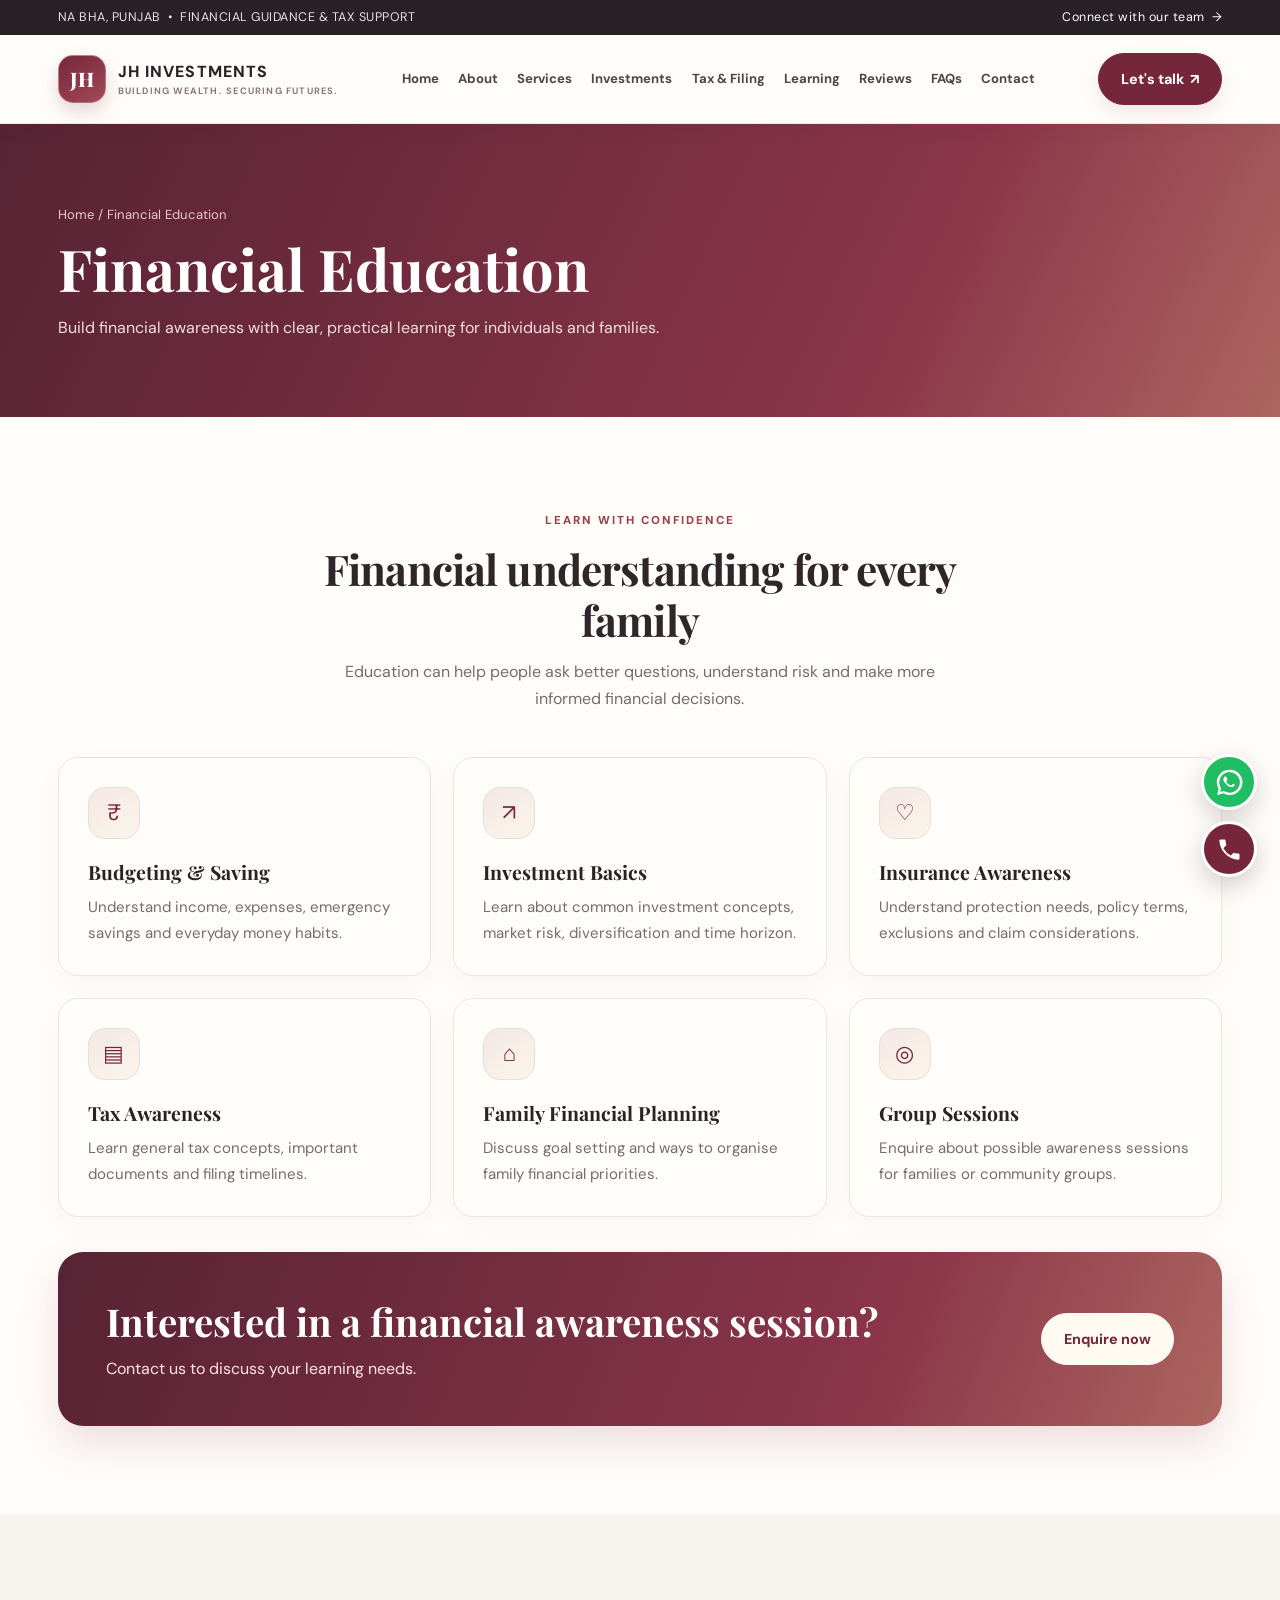
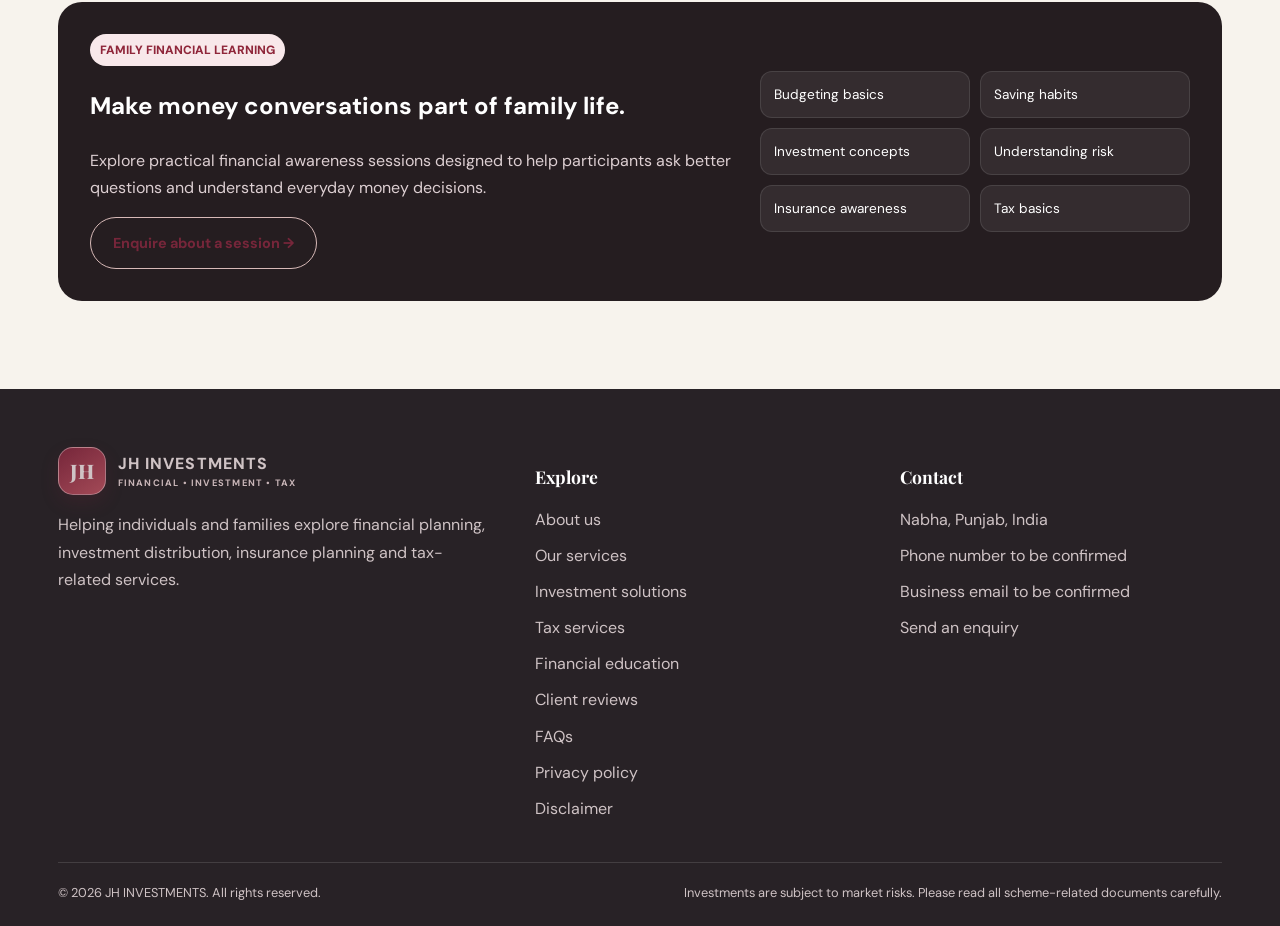
<file: education.html>
<!doctype html>
<html lang="en"><head><meta charset="utf-8"><meta name="viewport" content="width=device-width,initial-scale=1"><meta name="description" content="JH Investments, Nabha, Punjab - financial distribution, insurance planning, tax services and financial education."><title>Financial Education | JH INVESTMENTS</title><link rel="stylesheet" href="styles.css"></head><body>
<div class="topbar"><div class="container"><span>NA BHA, PUNJAB &nbsp;•&nbsp; FINANCIAL GUIDANCE &amp; TAX SUPPORT</span><span><a href="contact.html">Connect with our team&nbsp; →</a></span></div></div>
<header class="navbar"><div class="container navinner">
<a class="brand" href="index.html"><span class="brandmark">JH</span><span>JH INVESTMENTS<small>BUILDING WEALTH. SECURING FUTURES.</small></span></a>
<button class="menu-toggle" aria-label="Open navigation" aria-expanded="false">☰</button>
<nav class="navlinks" aria-label="Main navigation"><a href="index.html">Home</a><a href="about.html">About</a><a href="services.html">Services</a><a href="investments.html">Investments</a><a href="tax.html">Tax &amp; Filing</a><a href="education.html">Learning</a><a href="reviews.html">Reviews</a><a href="faq.html">FAQs</a><a href="contact.html">Contact</a></nav>
<a class="nav-cta" href="contact.html">Let's talk&nbsp; ↗</a></div></header>

<main><section class="page-hero"><div class="container"><span class="crumb">Home / Financial Education</span><h1>Financial Education</h1><p>Build financial awareness with clear, practical learning for individuals and families.</p></div></section>
<section class="section"><div class="container"><div class="section-head"><span class="eyebrow">Learn with confidence</span><h2>Financial understanding for every family</h2><p>Education can help people ask better questions, understand risk and make more informed financial decisions.</p></div><div class="grid">
<div class="card"><div class="icon">₹</div><h3>Budgeting & Saving</h3><p>Understand income, expenses, emergency savings and everyday money habits.</p></div>
<div class="card"><div class="icon">↗</div><h3>Investment Basics</h3><p>Learn about common investment concepts, market risk, diversification and time horizon.</p></div>
<div class="card"><div class="icon">♡</div><h3>Insurance Awareness</h3><p>Understand protection needs, policy terms, exclusions and claim considerations.</p></div>
<div class="card"><div class="icon">▤</div><h3>Tax Awareness</h3><p>Learn general tax concepts, important documents and filing timelines.</p></div>
<div class="card"><div class="icon">⌂</div><h3>Family Financial Planning</h3><p>Discuss goal setting and ways to organise family financial priorities.</p></div>
<div class="card"><div class="icon">◎</div><h3>Group Sessions</h3><p>Enquire about possible awareness sessions for families or community groups.</p></div>
</div><div class="banner" style="margin-top:35px"><div><h2>Interested in a financial awareness session?</h2><p style="margin:0;color:#ffe4e7">Contact us to discuss your learning needs.</p></div><a class="btn light" href="contact.html">Enquire now</a></div></div></section><section class="section soft"><div class="container"><div class="education-band"><div><span class="pill">FAMILY FINANCIAL LEARNING</span><h2>Make money conversations part of family life.</h2><p>Explore practical financial awareness sessions designed to help participants ask better questions and understand everyday money decisions.</p><a class="btn light" href="contact.html">Enquire about a session →</a></div><div class="education-topics"><span>Budgeting basics</span><span>Saving habits</span><span>Investment concepts</span><span>Understanding risk</span><span>Insurance awareness</span><span>Tax basics</span></div></div></div></section></main>
<footer class="footer"><div class="container"><div class="footer-grid">
<div><a class="brand" href="index.html"><span class="brandmark">JH</span><span>JH INVESTMENTS<small style="color:#d2c5c7">FINANCIAL • INVESTMENT • TAX</small></span></a><p>Helping individuals and families explore financial planning, investment distribution, insurance planning and tax-related services.</p></div>
<div><h3>Explore</h3><div class="footer-links"><a href="about.html">About us</a><a href="services.html">Our services</a><a href="investments.html">Investment solutions</a><a href="tax.html">Tax services</a><a href="education.html">Financial education</a><a href="reviews.html">Client reviews</a><a href="faq.html">FAQs</a><a href="privacy.html">Privacy policy</a><a href="disclaimer.html">Disclaimer</a></div></div>
<div><h3>Contact</h3><div class="footer-links"><span>Nabha, Punjab, India</span><a href="contact.html">Phone number to be confirmed</a><a href="contact.html">Business email to be confirmed</a><a href="contact.html">Send an enquiry</a></div></div>
</div><div class="copyright"><span>© <span id="year"></span> JH INVESTMENTS. All rights reserved.</span><span>Investments are subject to market risks. Please read all scheme-related documents carefully.</span></div></div></footer>
<script src="script.js"></script>
<div class="floating-contact" aria-label="Quick contact"><a class="float-wa" href="#" data-whatsapp aria-label="Chat on WhatsApp" title="WhatsApp"><svg viewBox="0 0 32 32"><path d="M16 .8A15 15 0 0 0 3.1 23.5L1.5 30.7l7.4-1.9A15 15 0 1 0 16 .8zm0 27.3a12.2 12.2 0 0 1-6.2-1.7l-.5-.3-4.4 1.1 1.2-4.3-.3-.5A12.2 12.2 0 1 1 16 28.1zm6.7-9.1c-.4-.2-2.2-1.1-2.6-1.2-.3-.1-.6-.2-.8.2s-.9 1.2-1.1 1.4-.4.3-.8.1a10 10 0 0 1-3-1.8 11.2 11.2 0 0 1-2.1-2.6c-.2-.4 0-.6.2-.8l.6-.7c.2-.2.2-.4.3-.6.1-.2 0-.5 0-.7s-.8-2-1.1-2.7c-.3-.7-.6-.6-.8-.6h-.7c-.2 0-.6.1-.9.4s-1.2 1.2-1.2 2.9 1.2 3.3 1.4 3.5a14 14 0 0 0 5.4 4.8c.8.3 1.4.6 1.9.7.8.2 1.6.2 2.2.1.7-.1 2.2-.9 2.5-1.8.3-.9.3-1.6.2-1.8s-.3-.3-.7-.5z"/></svg></a><a class="float-call" href="contact.html" aria-label="Call JH Investments" title="Call"><svg viewBox="0 0 24 24"><path d="M6.6 10.8a15.5 15.5 0 0 0 6.6 6.6l2.2-2.2a1 1 0 0 1 1-.2 11.4 11.4 0 0 0 3.5.6 1 1 0 0 1 1 1V20a1 1 0 0 1-1 1A17.9 17.9 0 0 1 3 4a1 1 0 0 1 1-1h3.5a1 1 0 0 1 1 1 11.4 11.4 0 0 0 .6 3.5 1 1 0 0 1-.2 1z"/></svg></a></div></body></html>
</file>
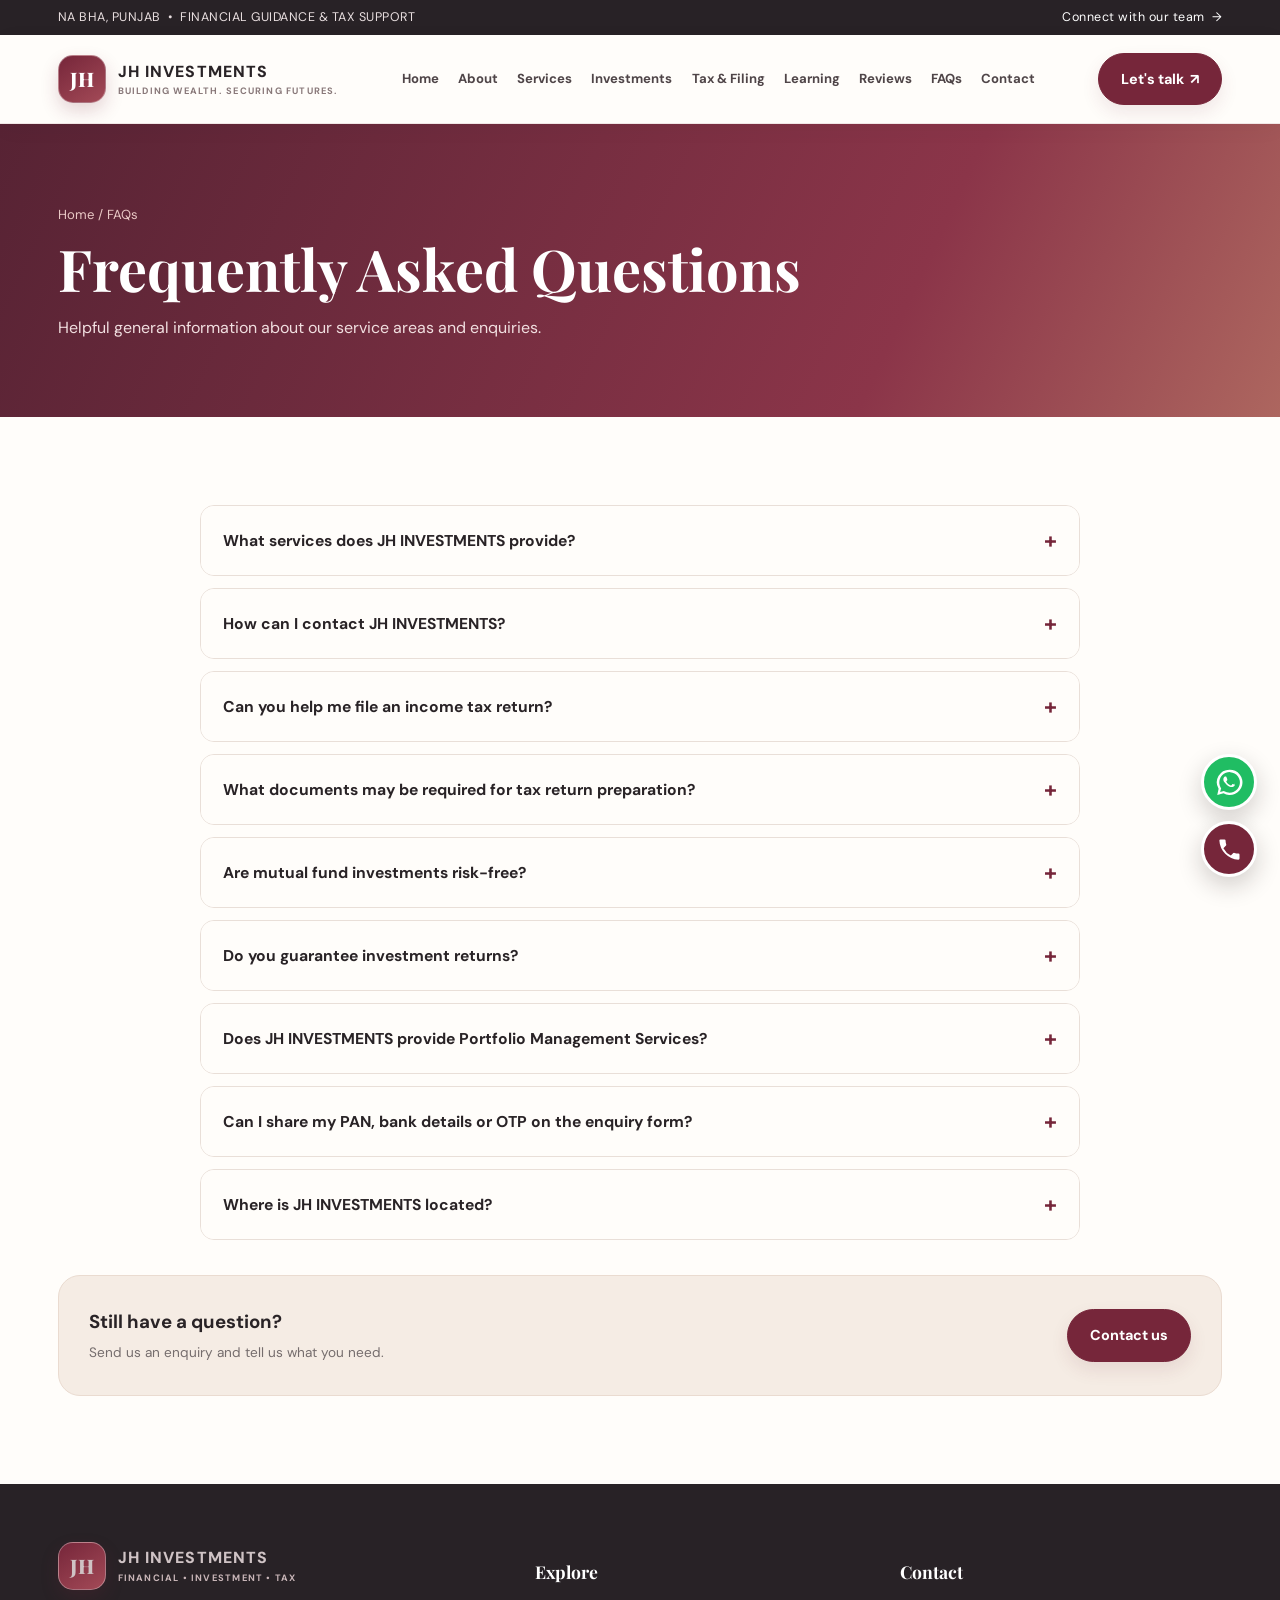
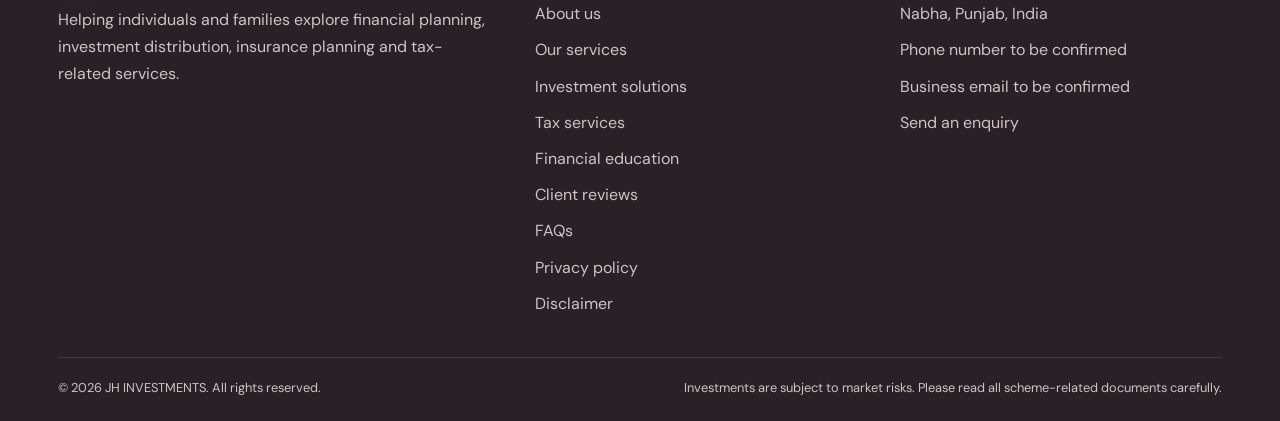
<file: faq.html>
<!doctype html><html lang="en"><head><meta charset="utf-8"><meta name="viewport" content="width=device-width,initial-scale=1"><title>FAQs | JH INVESTMENTS</title><link rel="stylesheet" href="styles.css"></head><body><div class="topbar"><div class="container"><span>NA BHA, PUNJAB &nbsp;•&nbsp; FINANCIAL GUIDANCE &amp; TAX SUPPORT</span><span><a href="contact.html">Connect with our team&nbsp; →</a></span></div></div>
<header class="navbar"><div class="container navinner">
<a class="brand" href="index.html"><span class="brandmark">JH</span><span>JH INVESTMENTS<small>BUILDING WEALTH. SECURING FUTURES.</small></span></a>
<button class="menu-toggle" aria-label="Open navigation" aria-expanded="false">☰</button>
<nav class="navlinks" aria-label="Main navigation"><a href="index.html">Home</a><a href="about.html">About</a><a href="services.html">Services</a><a href="investments.html">Investments</a><a href="tax.html">Tax &amp; Filing</a><a href="education.html">Learning</a><a href="reviews.html">Reviews</a><a href="faq.html">FAQs</a><a href="contact.html">Contact</a></nav>
<a class="nav-cta" href="contact.html">Let's talk&nbsp; ↗</a></div></header><main><section class="page-hero"><div class="container"><span class="crumb">Home / FAQs</span><h1>Frequently Asked Questions</h1><p>Helpful general information about our service areas and enquiries.</p></div></section><section class="section"><div class="container"><div class="faq-list"><div class="faq-item"><button class="faq-question">What services does JH INVESTMENTS provide?<span>+</span></button><div class="faq-answer">Our stated service areas include financial distribution, insurance planning, portfolio-related enquiries, tax-related assistance and family financial education. Availability depends on the relevant registrations, authorisations and arrangements.</div></div><div class="faq-item"><button class="faq-question">How can I contact JH INVESTMENTS?<span>+</span></button><div class="faq-answer">Use the enquiry form or the WhatsApp and call buttons after the business contact number has been configured. Our office location is Nabha, Punjab, India.</div></div><div class="faq-item"><button class="faq-question">Can you help me file an income tax return?<span>+</span></button><div class="faq-answer">You may submit an ITR-related enquiry. The exact assistance offered will depend on your case and the professional’s qualifications and legal permissions.</div></div><div class="faq-item"><button class="faq-question">What documents may be required for tax return preparation?<span>+</span></button><div class="faq-answer">Depending on your situation, documents may include PAN details, Form 16, bank interest information, capital gains statements, deduction proofs and tax payment details. Confirm the required list for your particular case.</div></div><div class="faq-item"><button class="faq-question">Are mutual fund investments risk-free?<span>+</span></button><div class="faq-answer">No. Mutual fund investments are subject to market risks. Read all scheme-related documents carefully and consider your goals, risk tolerance and time horizon before investing.</div></div><div class="faq-item"><button class="faq-question">Do you guarantee investment returns?<span>+</span></button><div class="faq-answer">No return guarantee is made. Investment values can rise or fall, and past performance does not assure future results.</div></div><div class="faq-item"><button class="faq-question">Does JH INVESTMENTS provide Portfolio Management Services?<span>+</span></button><div class="faq-answer">The website accepts portfolio-related enquiries. Regulated Portfolio Management Services may only be provided by a SEBI-registered Portfolio Manager. The business must verify its own status and scope before advertising itself as a provider.</div></div><div class="faq-item"><button class="faq-question">Can I share my PAN, bank details or OTP on the enquiry form?<span>+</span></button><div class="faq-answer">No. Do not share passwords, OTPs, full bank details or sensitive identity documents through a general enquiry form or unsecured messaging. Ask the business for a secure submission method.</div></div><div class="faq-item"><button class="faq-question">Where is JH INVESTMENTS located?<span>+</span></button><div class="faq-answer">Nabha, Punjab, India. The full office address can be added when confirmed by the business owner.</div></div></div><div class="cta-band" style="margin-top:35px"><div><h3 style="margin:0">Still have a question?</h3><span class="small">Send us an enquiry and tell us what you need.</span></div><a class="btn" href="contact.html">Contact us</a></div></div></section></main><footer class="footer"><div class="container"><div class="footer-grid"><div><a class="brand" href="index.html"><span class="brandmark">JH</span><span>JH INVESTMENTS<small style="color:#d2c5c7">FINANCIAL • INVESTMENT • TAX</small></span></a><p>Helping individuals and families explore financial planning, investment distribution, insurance planning and tax-related services.</p></div><div><h3>Explore</h3><div class="footer-links"><a href="about.html">About us</a><a href="services.html">Our services</a><a href="investments.html">Investment solutions</a><a href="tax.html">Tax services</a><a href="education.html">Financial education</a><a href="reviews.html">Client reviews</a><a href="faq.html">FAQs</a><a href="privacy.html">Privacy policy</a><a href="disclaimer.html">Disclaimer</a></div></div><div><h3>Contact</h3><div class="footer-links"><span>Nabha, Punjab, India</span><a href="contact.html">Phone number to be confirmed</a><a href="contact.html">Business email to be confirmed</a><a href="contact.html">Send an enquiry</a></div></div></div><div class="copyright"><span>© <span id="year"></span> JH INVESTMENTS. All rights reserved.</span><span>Investments are subject to market risks. Please read all scheme-related documents carefully.</span></div></div></footer><script src="script.js"></script><div class="floating-contact" aria-label="Quick contact"><a class="float-wa" href="#" data-whatsapp aria-label="Chat on WhatsApp" title="WhatsApp"><svg viewBox="0 0 32 32"><path d="M16 .8A15 15 0 0 0 3.1 23.5L1.5 30.7l7.4-1.9A15 15 0 1 0 16 .8zm0 27.3a12.2 12.2 0 0 1-6.2-1.7l-.5-.3-4.4 1.1 1.2-4.3-.3-.5A12.2 12.2 0 1 1 16 28.1zm6.7-9.1c-.4-.2-2.2-1.1-2.6-1.2-.3-.1-.6-.2-.8.2s-.9 1.2-1.1 1.4-.4.3-.8.1a10 10 0 0 1-3-1.8 11.2 11.2 0 0 1-2.1-2.6c-.2-.4 0-.6.2-.8l.6-.7c.2-.2.2-.4.3-.6.1-.2 0-.5 0-.7s-.8-2-1.1-2.7c-.3-.7-.6-.6-.8-.6h-.7c-.2 0-.6.1-.9.4s-1.2 1.2-1.2 2.9 1.2 3.3 1.4 3.5a14 14 0 0 0 5.4 4.8c.8.3 1.4.6 1.9.7.8.2 1.6.2 2.2.1.7-.1 2.2-.9 2.5-1.8.3-.9.3-1.6.2-1.8s-.3-.3-.7-.5z"/></svg></a><a class="float-call" href="contact.html" aria-label="Call JH Investments" title="Call"><svg viewBox="0 0 24 24"><path d="M6.6 10.8a15.5 15.5 0 0 0 6.6 6.6l2.2-2.2a1 1 0 0 1 1-.2 11.4 11.4 0 0 0 3.5.6 1 1 0 0 1 1 1V20a1 1 0 0 1-1 1A17.9 17.9 0 0 1 3 4a1 1 0 0 1 1-1h3.5a1 1 0 0 1 1 1 11.4 11.4 0 0 0 .6 3.5 1 1 0 0 1-.2 1z"/></svg></a></div></body></html>
</file>
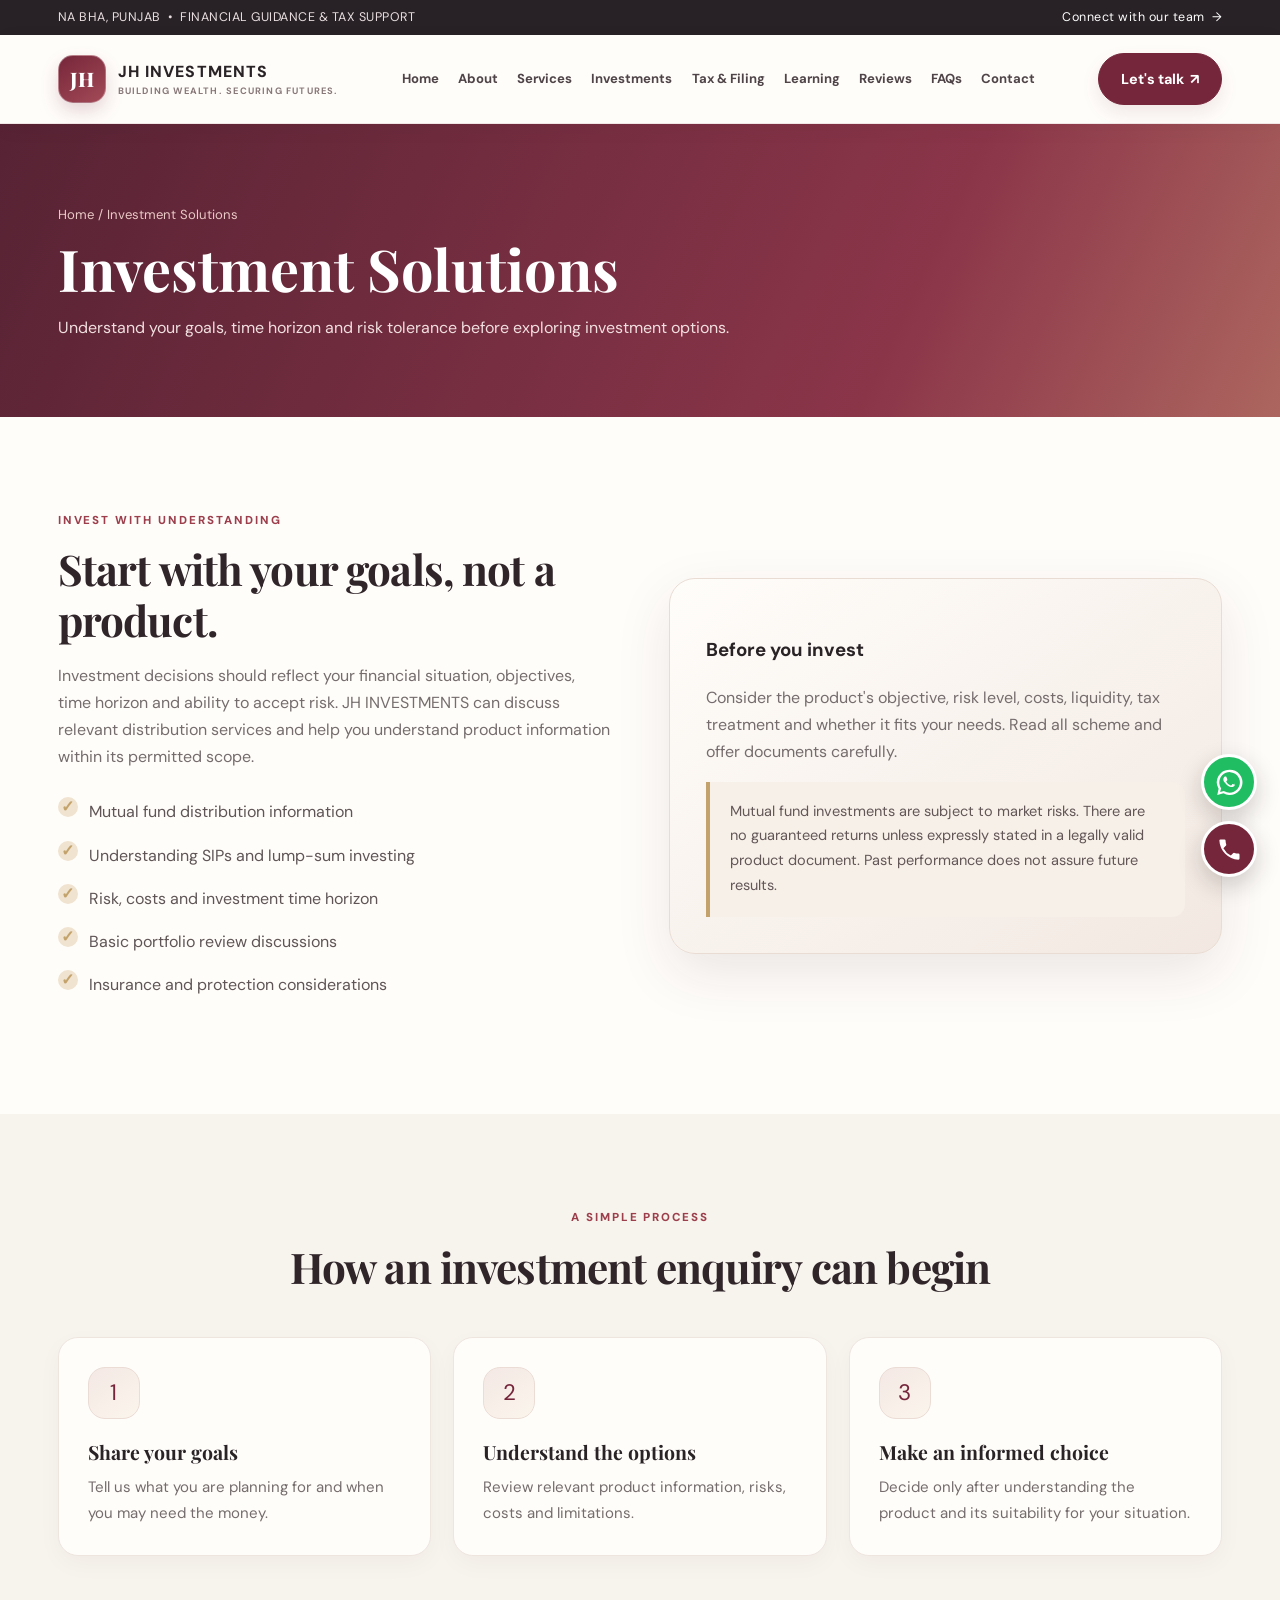
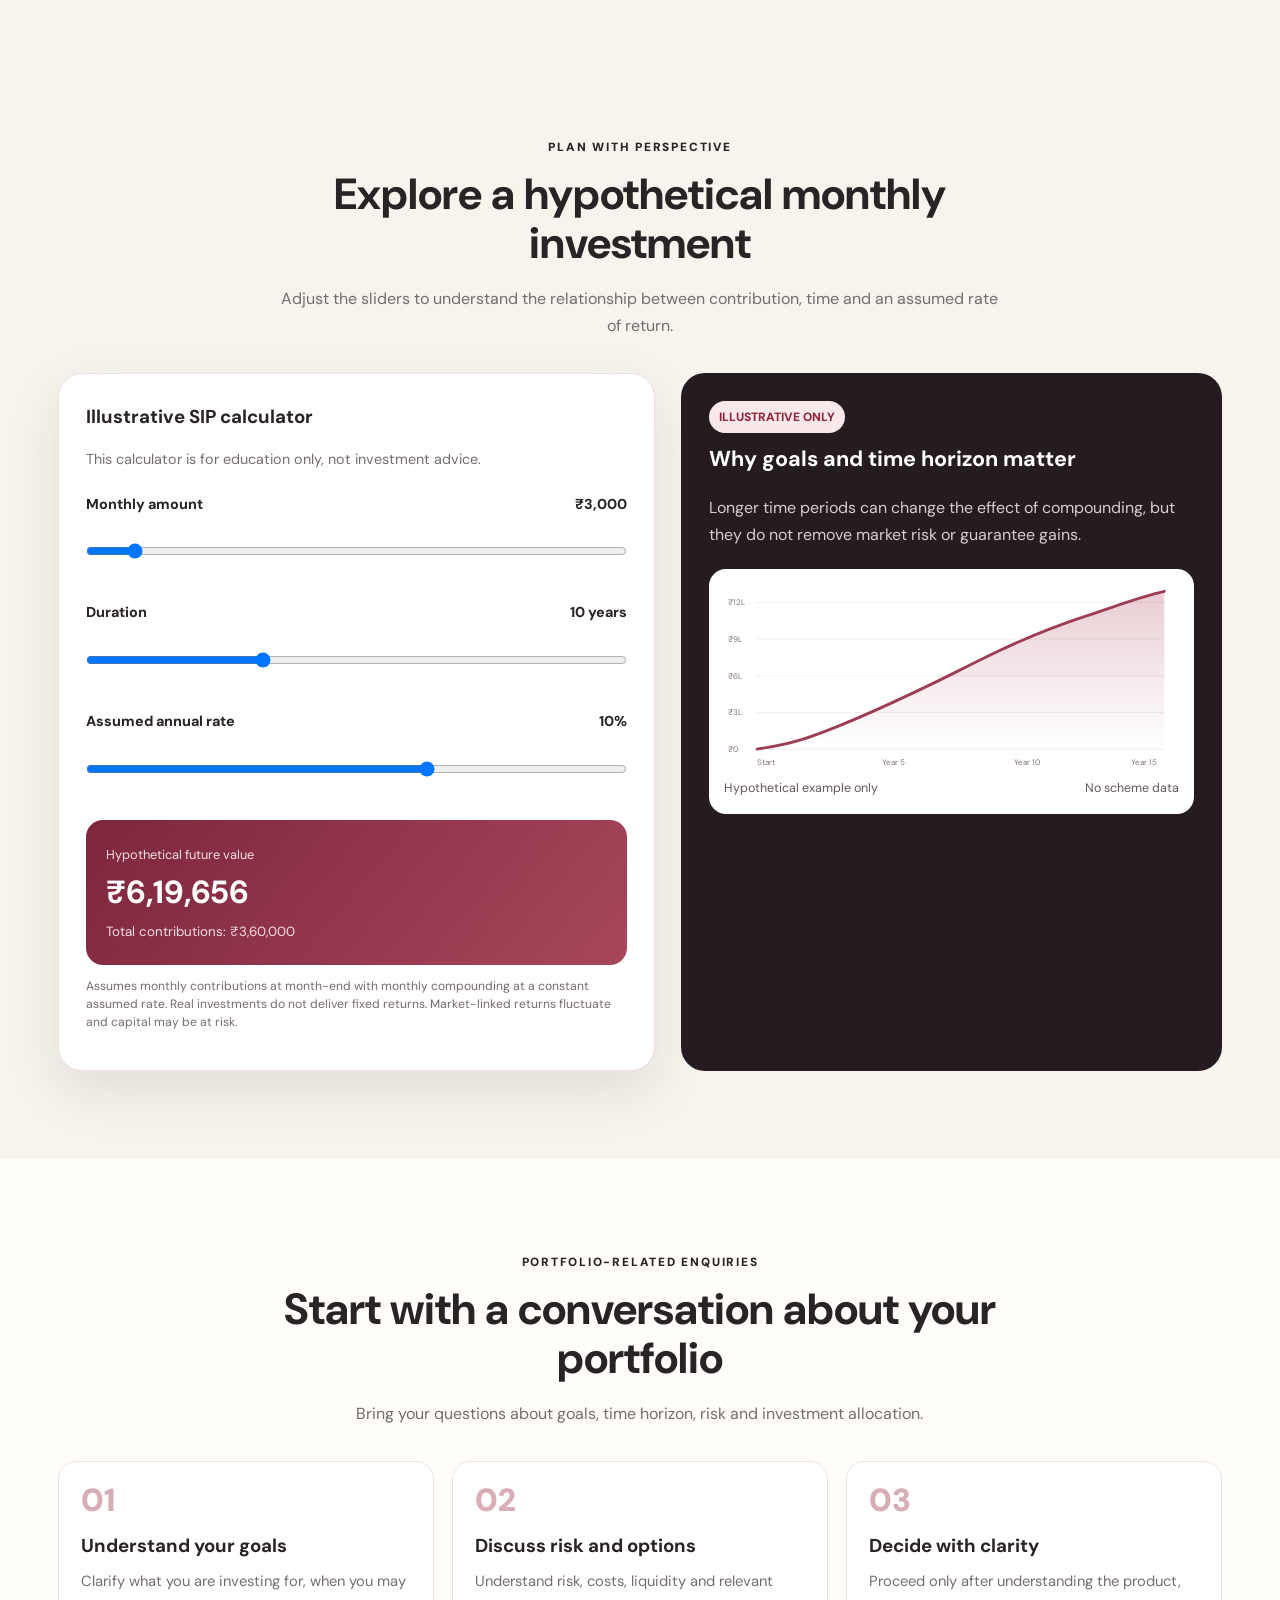
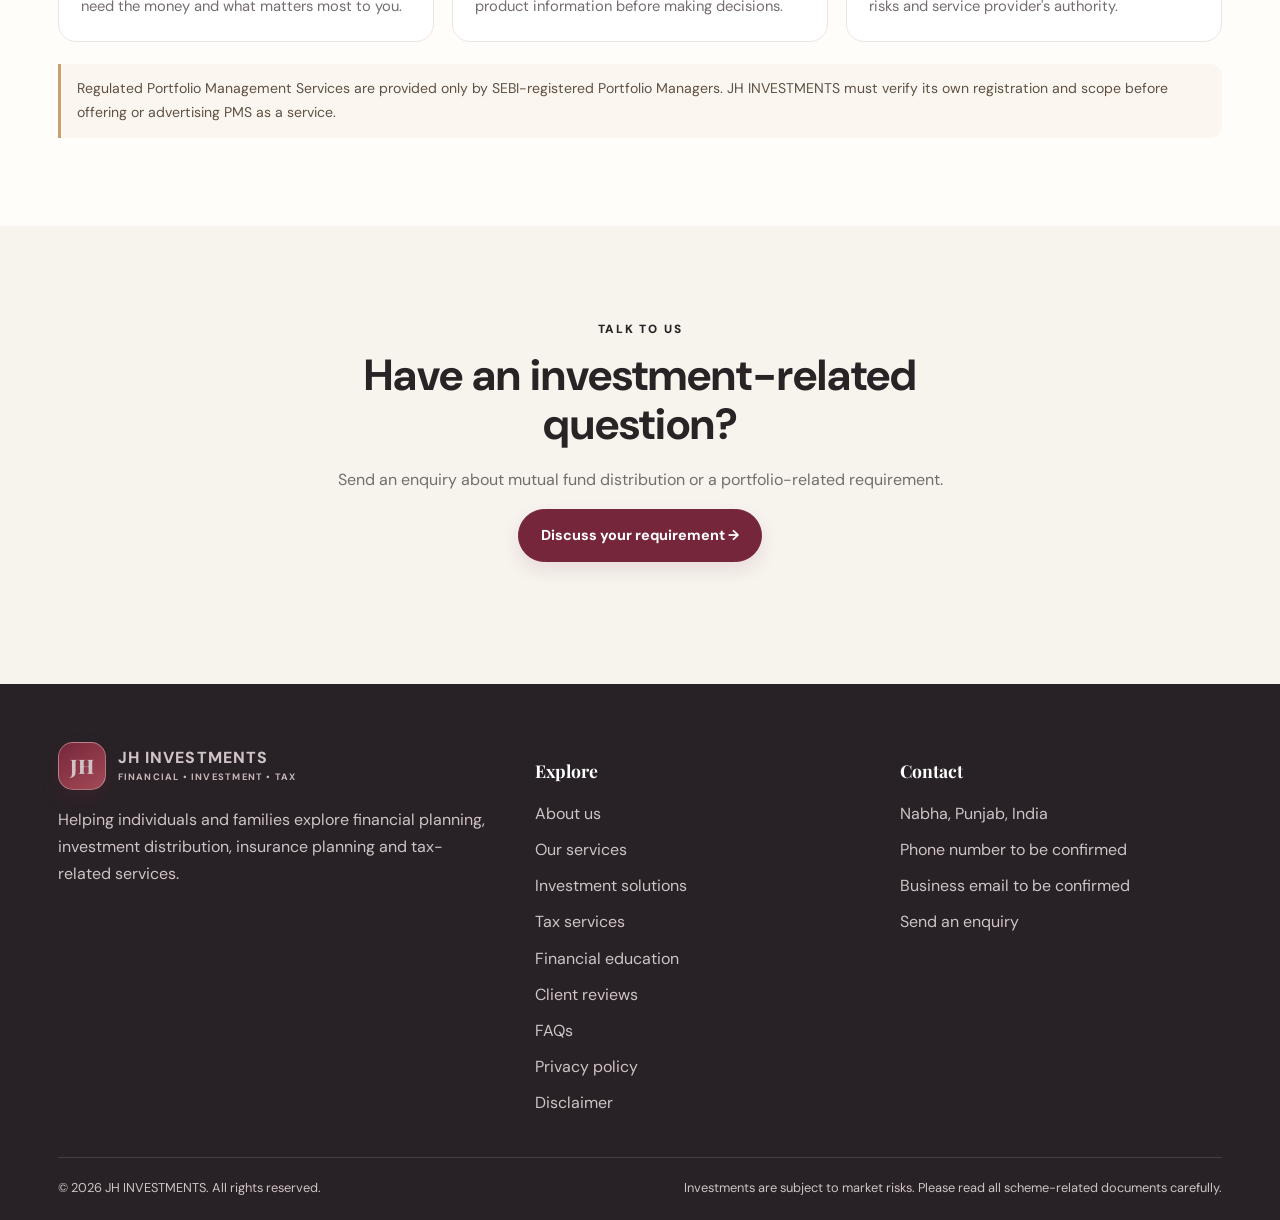
<file: investments.html>
<!doctype html>
<html lang="en"><head><meta charset="utf-8"><meta name="viewport" content="width=device-width,initial-scale=1"><meta name="description" content="JH Investments, Nabha, Punjab - financial distribution, insurance planning, tax services and financial education."><title>Investment Solutions | JH INVESTMENTS</title><link rel="stylesheet" href="styles.css"></head><body>
<div class="topbar"><div class="container"><span>NA BHA, PUNJAB &nbsp;•&nbsp; FINANCIAL GUIDANCE &amp; TAX SUPPORT</span><span><a href="contact.html">Connect with our team&nbsp; →</a></span></div></div>
<header class="navbar"><div class="container navinner">
<a class="brand" href="index.html"><span class="brandmark">JH</span><span>JH INVESTMENTS<small>BUILDING WEALTH. SECURING FUTURES.</small></span></a>
<button class="menu-toggle" aria-label="Open navigation" aria-expanded="false">☰</button>
<nav class="navlinks" aria-label="Main navigation"><a href="index.html">Home</a><a href="about.html">About</a><a href="services.html">Services</a><a href="investments.html">Investments</a><a href="tax.html">Tax &amp; Filing</a><a href="education.html">Learning</a><a href="reviews.html">Reviews</a><a href="faq.html">FAQs</a><a href="contact.html">Contact</a></nav>
<a class="nav-cta" href="contact.html">Let's talk&nbsp; ↗</a></div></header>

<main><section class="page-hero"><div class="container"><span class="crumb">Home / Investment Solutions</span><h1>Investment Solutions</h1><p>Understand your goals, time horizon and risk tolerance before exploring investment options.</p></div></section>
<section class="section"><div class="container split"><div><span class="eyebrow">Invest with understanding</span><h2>Start with your goals, not a product.</h2><p>Investment decisions should reflect your financial situation, objectives, time horizon and ability to accept risk. JH INVESTMENTS can discuss relevant distribution services and help you understand product information within its permitted scope.</p><ul class="checklist"><li>Mutual fund distribution information</li><li>Understanding SIPs and lump-sum investing</li><li>Risk, costs and investment time horizon</li><li>Basic portfolio review discussions</li><li>Insurance and protection considerations</li></ul></div><div class="panel"><h3>Before you invest</h3><p>Consider the product's objective, risk level, costs, liquidity, tax treatment and whether it fits your needs. Read all scheme and offer documents carefully.</p><div class="notice">Mutual fund investments are subject to market risks. There are no guaranteed returns unless expressly stated in a legally valid product document. Past performance does not assure future results.</div></div></div></section>
<section class="section soft"><div class="container"><div class="section-head"><span class="eyebrow">A simple process</span><h2>How an investment enquiry can begin</h2></div><div class="grid"><div class="card"><div class="icon">1</div><h3>Share your goals</h3><p>Tell us what you are planning for and when you may need the money.</p></div><div class="card"><div class="icon">2</div><h3>Understand the options</h3><p>Review relevant product information, risks, costs and limitations.</p></div><div class="card"><div class="icon">3</div><h3>Make an informed choice</h3><p>Decide only after understanding the product and its suitability for your situation.</p></div></div></div></section>
<section class="section soft" id="sip-calculator"><div class="container"><div class="section-intro"><span class="kicker">Plan with perspective</span><h2>Explore a hypothetical monthly investment</h2><p>Adjust the sliders to understand the relationship between contribution, time and an assumed rate of return.</p></div>
<div class="engage-grid"><div class="calc-panel"><h3>Illustrative SIP calculator</h3><p class="muted">This calculator is for education only, not investment advice.</p><div class="calc-fields">
<div class="calc-field"><label for="invAmount">Monthly amount <output id="invAmountOut">₹3,000</output></label><input id="invAmount" type="range" min="500" max="50000" step="500" value="3000"></div>
<div class="calc-field"><label for="invYears">Duration <output id="invYearsOut">10 years</output></label><input id="invYears" type="range" min="1" max="30" value="10"></div>
<div class="calc-field"><label for="invRate">Assumed annual rate <output id="invRateOut">10%</output></label><input id="invRate" type="range" min="1" max="15" step=".5" value="10"></div></div>
<div class="calc-result"><span>Hypothetical future value</span><strong id="invFuture">Calculating…</strong><small id="invTotal">Total contributions: —</small></div><p class="disclaimer-mini">Assumes monthly contributions at month-end with monthly compounding at a constant assumed rate. Real investments do not deliver fixed returns. Market-linked returns fluctuate and capital may be at risk.</p></div>
<div class="market-panel"><span class="pill">ILLUSTRATIVE ONLY</span><h3>Why goals and time horizon matter</h3><p>Longer time periods can change the effect of compounding, but they do not remove market risk or guarantee gains.</p><div class="chart-wrap"><svg viewBox="0 0 620 255" role="img" aria-label="Hypothetical investment growth illustration"><defs><linearGradient id="fillGrowth" x1="0" x2="0" y1="0" y2="1"><stop offset="0" stop-color="#b45a6d" stop-opacity=".30"/><stop offset="1" stop-color="#b45a6d" stop-opacity="0"/></linearGradient></defs><g stroke="#eee5e6"><path d="M45 25H600M45 75H600M45 125H600M45 175H600M45 225H600"/></g><g fill="#827579" font-size="11"><text x="5" y="29">₹12L</text><text x="5" y="79">₹9L</text><text x="5" y="129">₹6L</text><text x="5" y="179">₹3L</text><text x="5" y="229">₹0</text><text x="45" y="246">Start</text><text x="215" y="246">Year 5</text><text x="395" y="246">Year 10</text><text x="555" y="246">Year 15</text></g><path d="M45 225 C95 218 120 208 155 194 S225 164 265 145 S335 110 375 91 S455 56 495 43 S565 18 600 10 L600 225 L45 225Z" fill="url(#fillGrowth)"/><path d="M45 225 C95 218 120 208 155 194 S225 164 265 145 S335 110 375 91 S455 56 495 43 S565 18 600 10" fill="none" stroke="#9e3e53" stroke-width="4" stroke-linecap="round"/></svg><div class="chart-legend"><span>Hypothetical example only</span><span>No scheme data</span></div></div></div></div></div></section>
<section class="section" id="portfolio"><div class="container"><div class="section-intro"><span class="kicker">Portfolio-related enquiries</span><h2>Start with a conversation about your portfolio</h2><p>Bring your questions about goals, time horizon, risk and investment allocation.</p></div><div class="process-grid"><div class="process-card"><div class="process-number">01</div><h3>Understand your goals</h3><p>Clarify what you are investing for, when you may need the money and what matters most to you.</p></div><div class="process-card"><div class="process-number">02</div><h3>Discuss risk and options</h3><p>Understand risk, costs, liquidity and relevant product information before making decisions.</p></div><div class="process-card"><div class="process-number">03</div><h3>Decide with clarity</h3><p>Proceed only after understanding the product, risks and service provider's authority.</p></div></div><div class="risk-note" style="margin-top:22px">Regulated Portfolio Management Services are provided only by SEBI-registered Portfolio Managers. JH INVESTMENTS must verify its own registration and scope before offering or advertising PMS as a service.</div></div></section>
<section class="section soft"><div class="container section-intro"><span class="kicker">Talk to us</span><h2>Have an investment-related question?</h2><p>Send an enquiry about mutual fund distribution or a portfolio-related requirement.</p><a class="btn" href="contact.html">Discuss your requirement →</a></div></section></main>
<footer class="footer"><div class="container"><div class="footer-grid">
<div><a class="brand" href="index.html"><span class="brandmark">JH</span><span>JH INVESTMENTS<small style="color:#d2c5c7">FINANCIAL • INVESTMENT • TAX</small></span></a><p>Helping individuals and families explore financial planning, investment distribution, insurance planning and tax-related services.</p></div>
<div><h3>Explore</h3><div class="footer-links"><a href="about.html">About us</a><a href="services.html">Our services</a><a href="investments.html">Investment solutions</a><a href="tax.html">Tax services</a><a href="education.html">Financial education</a><a href="reviews.html">Client reviews</a><a href="faq.html">FAQs</a><a href="privacy.html">Privacy policy</a><a href="disclaimer.html">Disclaimer</a></div></div>
<div><h3>Contact</h3><div class="footer-links"><span>Nabha, Punjab, India</span><a href="contact.html">Phone number to be confirmed</a><a href="contact.html">Business email to be confirmed</a><a href="contact.html">Send an enquiry</a></div></div>
</div><div class="copyright"><span>© <span id="year"></span> JH INVESTMENTS. All rights reserved.</span><span>Investments are subject to market risks. Please read all scheme-related documents carefully.</span></div></div></footer>
<script src="script.js"></script>
<div class="floating-contact" aria-label="Quick contact"><a class="float-wa" href="#" data-whatsapp aria-label="Chat on WhatsApp" title="WhatsApp"><svg viewBox="0 0 32 32"><path d="M16 .8A15 15 0 0 0 3.1 23.5L1.5 30.7l7.4-1.9A15 15 0 1 0 16 .8zm0 27.3a12.2 12.2 0 0 1-6.2-1.7l-.5-.3-4.4 1.1 1.2-4.3-.3-.5A12.2 12.2 0 1 1 16 28.1zm6.7-9.1c-.4-.2-2.2-1.1-2.6-1.2-.3-.1-.6-.2-.8.2s-.9 1.2-1.1 1.4-.4.3-.8.1a10 10 0 0 1-3-1.8 11.2 11.2 0 0 1-2.1-2.6c-.2-.4 0-.6.2-.8l.6-.7c.2-.2.2-.4.3-.6.1-.2 0-.5 0-.7s-.8-2-1.1-2.7c-.3-.7-.6-.6-.8-.6h-.7c-.2 0-.6.1-.9.4s-1.2 1.2-1.2 2.9 1.2 3.3 1.4 3.5a14 14 0 0 0 5.4 4.8c.8.3 1.4.6 1.9.7.8.2 1.6.2 2.2.1.7-.1 2.2-.9 2.5-1.8.3-.9.3-1.6.2-1.8s-.3-.3-.7-.5z"/></svg></a><a class="float-call" href="contact.html" aria-label="Call JH Investments" title="Call"><svg viewBox="0 0 24 24"><path d="M6.6 10.8a15.5 15.5 0 0 0 6.6 6.6l2.2-2.2a1 1 0 0 1 1-.2 11.4 11.4 0 0 0 3.5.6 1 1 0 0 1 1 1V20a1 1 0 0 1-1 1A17.9 17.9 0 0 1 3 4a1 1 0 0 1 1-1h3.5a1 1 0 0 1 1 1 11.4 11.4 0 0 0 .6 3.5 1 1 0 0 1-.2 1z"/></svg></a></div><script>(function(){const a=document.getElementById('invAmount'),y=document.getElementById('invYears'),r=document.getElementById('invRate');if(!a||!y||!r)return;const money=n=>'₹'+Math.round(n).toLocaleString('en-IN');function go(){let p=+a.value,yrs=+y.value,rate=+r.value,m=yrs*12,rm=rate/1200,fv=rm===0?p*m:p*((Math.pow(1+rm,m)-1)/rm)*(1+rm);document.getElementById('invAmountOut').textContent=money(p);document.getElementById('invYearsOut').textContent=yrs+' years';document.getElementById('invRateOut').textContent=rate+'%';document.getElementById('invFuture').textContent=money(fv);document.getElementById('invTotal').textContent='Total contributions: '+money(p*m)}[a,y,r].forEach(x=>x.addEventListener('input',go));go()})();</script></body></html>
</file>
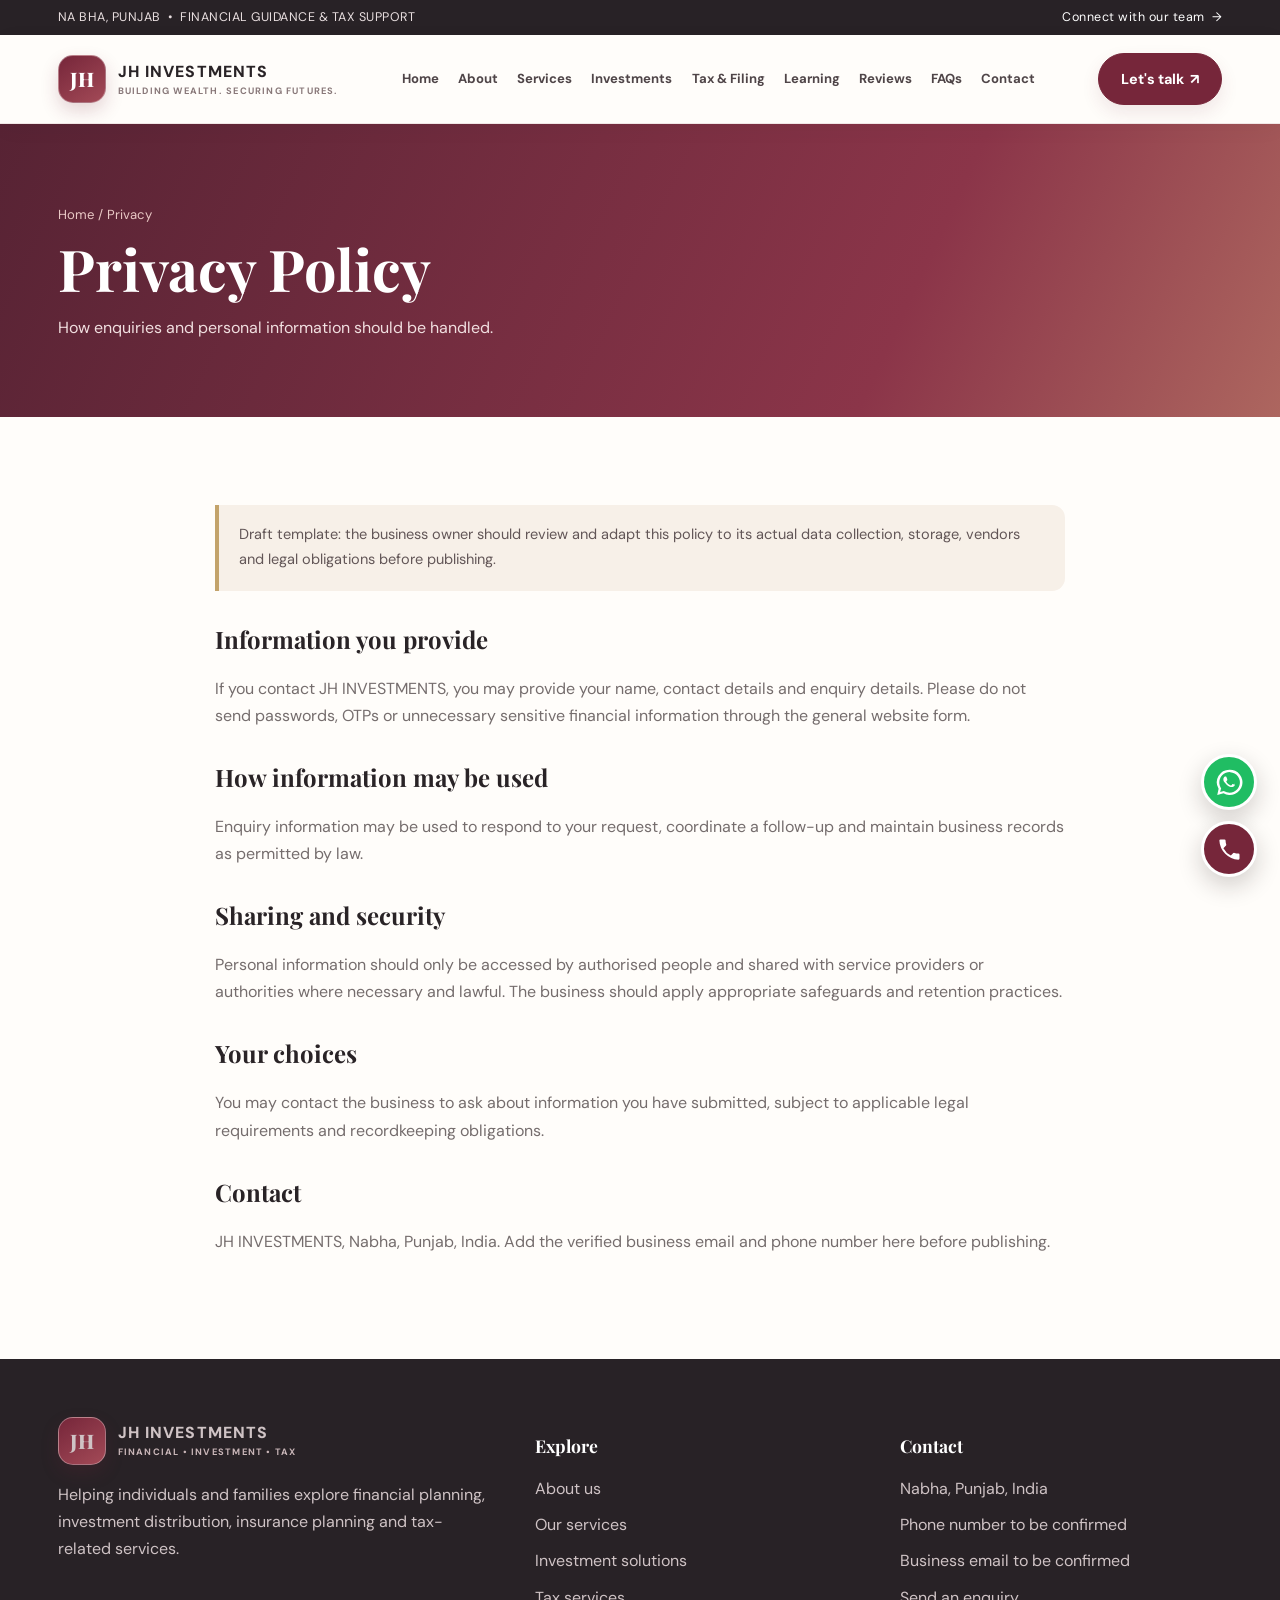
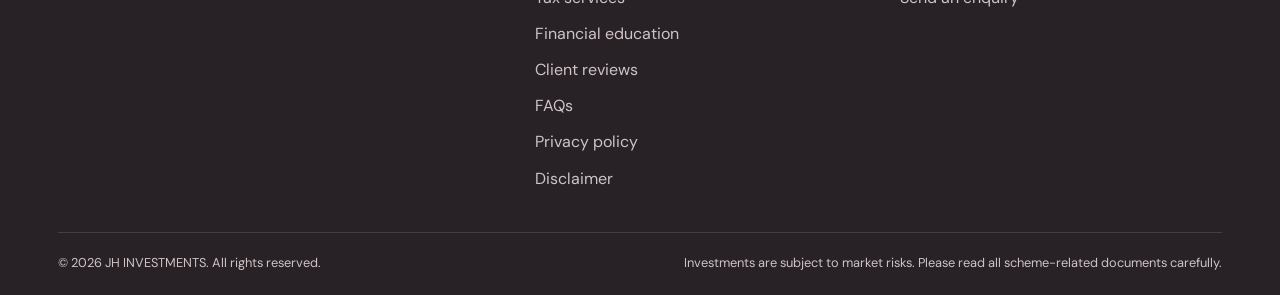
<file: privacy.html>
<!doctype html><html lang="en"><head><meta charset="utf-8"><meta name="viewport" content="width=device-width,initial-scale=1"><title>Privacy Policy | JH INVESTMENTS</title><link rel="stylesheet" href="styles.css"></head><body><div class="topbar"><div class="container"><span>NA BHA, PUNJAB &nbsp;•&nbsp; FINANCIAL GUIDANCE &amp; TAX SUPPORT</span><span><a href="contact.html">Connect with our team&nbsp; →</a></span></div></div>
<header class="navbar"><div class="container navinner">
<a class="brand" href="index.html"><span class="brandmark">JH</span><span>JH INVESTMENTS<small>BUILDING WEALTH. SECURING FUTURES.</small></span></a>
<button class="menu-toggle" aria-label="Open navigation" aria-expanded="false">☰</button>
<nav class="navlinks" aria-label="Main navigation"><a href="index.html">Home</a><a href="about.html">About</a><a href="services.html">Services</a><a href="investments.html">Investments</a><a href="tax.html">Tax &amp; Filing</a><a href="education.html">Learning</a><a href="reviews.html">Reviews</a><a href="faq.html">FAQs</a><a href="contact.html">Contact</a></nav>
<a class="nav-cta" href="contact.html">Let's talk&nbsp; ↗</a></div></header><main><section class="page-hero"><div class="container"><span class="crumb">Home / Privacy</span><h1>Privacy Policy</h1><p>How enquiries and personal information should be handled.</p></div></section><section class="section"><div class="container policy-content"><div class="notice">Draft template: the business owner should review and adapt this policy to its actual data collection, storage, vendors and legal obligations before publishing.</div><h2>Information you provide</h2><p>If you contact JH INVESTMENTS, you may provide your name, contact details and enquiry details. Please do not send passwords, OTPs or unnecessary sensitive financial information through the general website form.</p><h2>How information may be used</h2><p>Enquiry information may be used to respond to your request, coordinate a follow-up and maintain business records as permitted by law.</p><h2>Sharing and security</h2><p>Personal information should only be accessed by authorised people and shared with service providers or authorities where necessary and lawful. The business should apply appropriate safeguards and retention practices.</p><h2>Your choices</h2><p>You may contact the business to ask about information you have submitted, subject to applicable legal requirements and recordkeeping obligations.</p><h2>Contact</h2><p>JH INVESTMENTS, Nabha, Punjab, India. Add the verified business email and phone number here before publishing.</p></div></section></main><footer class="footer"><div class="container"><div class="footer-grid"><div><a class="brand" href="index.html"><span class="brandmark">JH</span><span>JH INVESTMENTS<small style="color:#d2c5c7">FINANCIAL • INVESTMENT • TAX</small></span></a><p>Helping individuals and families explore financial planning, investment distribution, insurance planning and tax-related services.</p></div><div><h3>Explore</h3><div class="footer-links"><a href="about.html">About us</a><a href="services.html">Our services</a><a href="investments.html">Investment solutions</a><a href="tax.html">Tax services</a><a href="education.html">Financial education</a><a href="reviews.html">Client reviews</a><a href="faq.html">FAQs</a><a href="privacy.html">Privacy policy</a><a href="disclaimer.html">Disclaimer</a></div></div><div><h3>Contact</h3><div class="footer-links"><span>Nabha, Punjab, India</span><a href="contact.html">Phone number to be confirmed</a><a href="contact.html">Business email to be confirmed</a><a href="contact.html">Send an enquiry</a></div></div></div><div class="copyright"><span>© <span id="year"></span> JH INVESTMENTS. All rights reserved.</span><span>Investments are subject to market risks. Please read all scheme-related documents carefully.</span></div></div></footer><script src="script.js"></script><div class="floating-contact" aria-label="Quick contact"><a class="float-wa" href="#" data-whatsapp aria-label="Chat on WhatsApp" title="WhatsApp"><svg viewBox="0 0 32 32"><path d="M16 .8A15 15 0 0 0 3.1 23.5L1.5 30.7l7.4-1.9A15 15 0 1 0 16 .8zm0 27.3a12.2 12.2 0 0 1-6.2-1.7l-.5-.3-4.4 1.1 1.2-4.3-.3-.5A12.2 12.2 0 1 1 16 28.1zm6.7-9.1c-.4-.2-2.2-1.1-2.6-1.2-.3-.1-.6-.2-.8.2s-.9 1.2-1.1 1.4-.4.3-.8.1a10 10 0 0 1-3-1.8 11.2 11.2 0 0 1-2.1-2.6c-.2-.4 0-.6.2-.8l.6-.7c.2-.2.2-.4.3-.6.1-.2 0-.5 0-.7s-.8-2-1.1-2.7c-.3-.7-.6-.6-.8-.6h-.7c-.2 0-.6.1-.9.4s-1.2 1.2-1.2 2.9 1.2 3.3 1.4 3.5a14 14 0 0 0 5.4 4.8c.8.3 1.4.6 1.9.7.8.2 1.6.2 2.2.1.7-.1 2.2-.9 2.5-1.8.3-.9.3-1.6.2-1.8s-.3-.3-.7-.5z"/></svg></a><a class="float-call" href="contact.html" aria-label="Call JH Investments" title="Call"><svg viewBox="0 0 24 24"><path d="M6.6 10.8a15.5 15.5 0 0 0 6.6 6.6l2.2-2.2a1 1 0 0 1 1-.2 11.4 11.4 0 0 0 3.5.6 1 1 0 0 1 1 1V20a1 1 0 0 1-1 1A17.9 17.9 0 0 1 3 4a1 1 0 0 1 1-1h3.5a1 1 0 0 1 1 1 11.4 11.4 0 0 0 .6 3.5 1 1 0 0 1-.2 1z"/></svg></a></div></body></html>
</file>
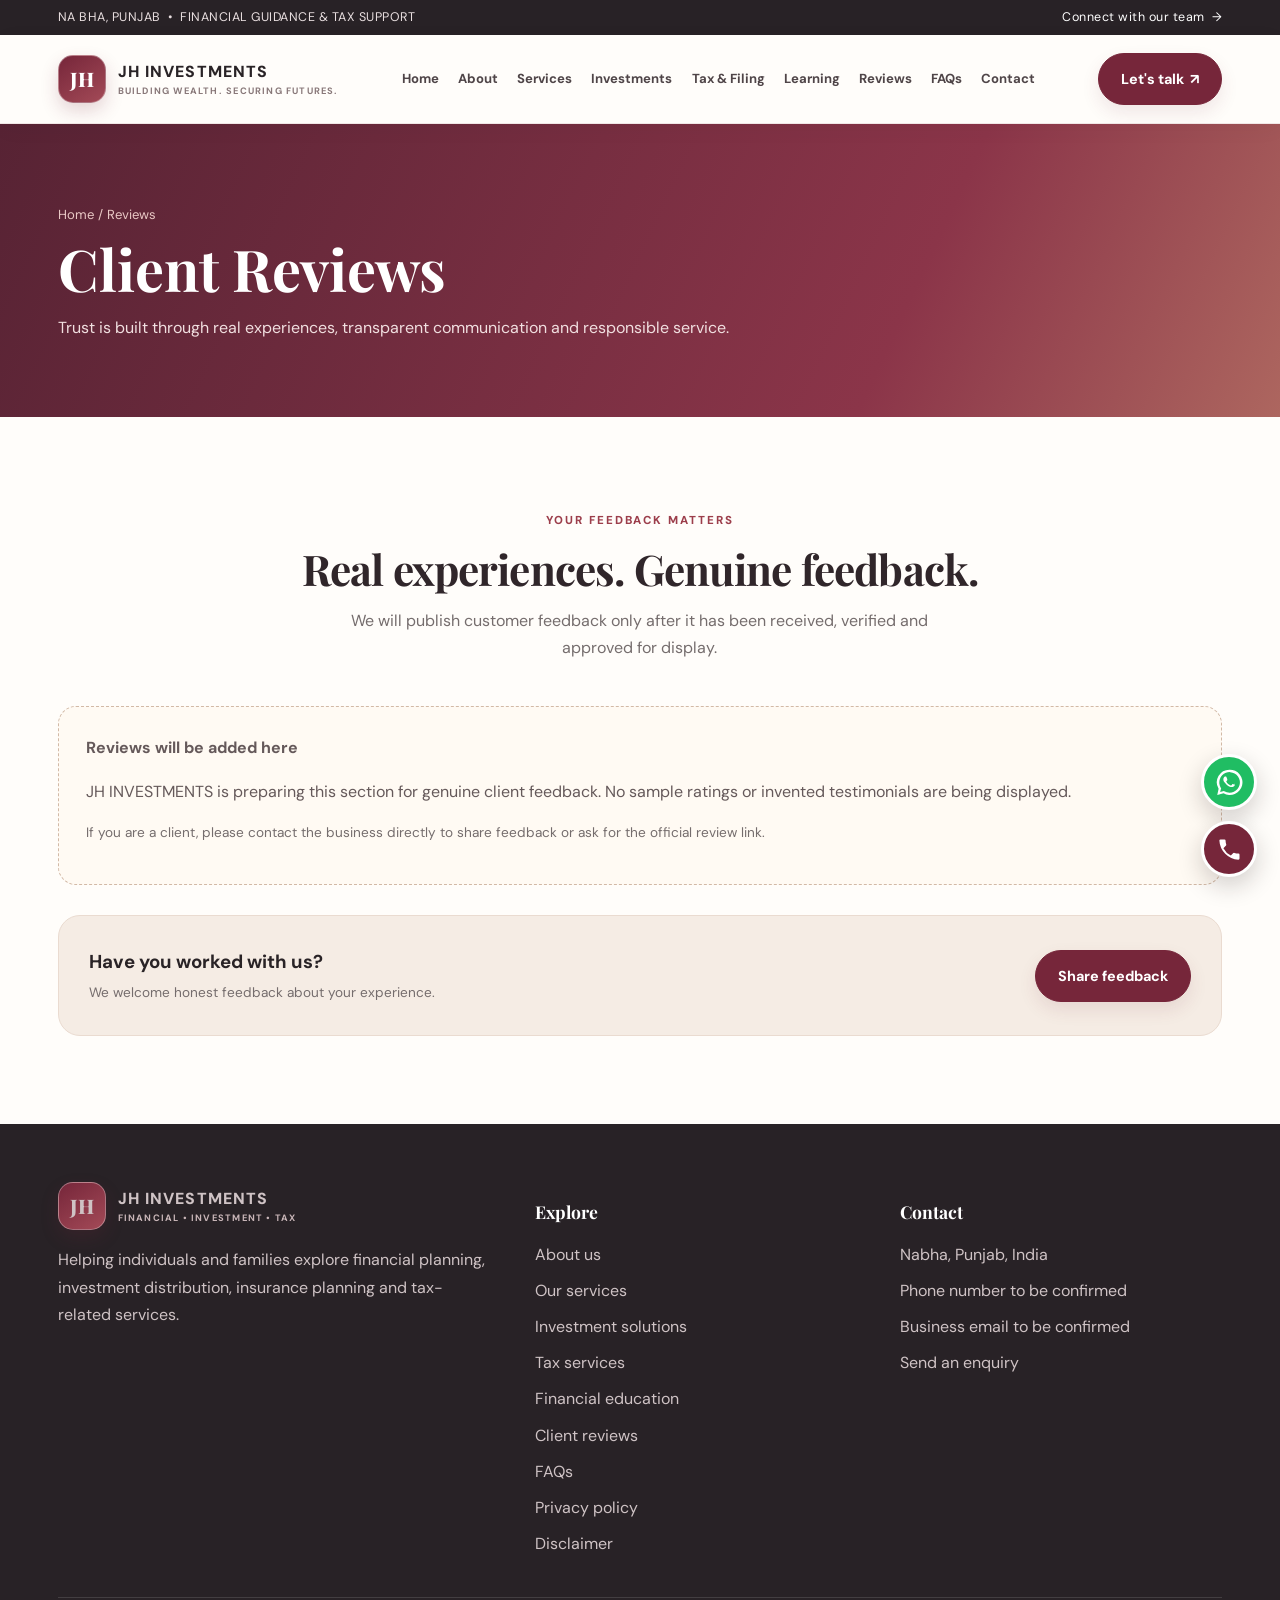
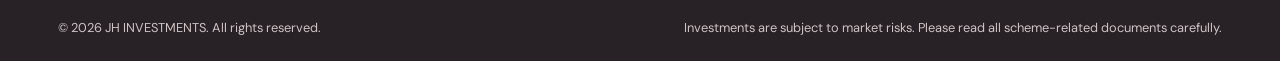
<file: reviews.html>
<!doctype html><html lang="en"><head><meta charset="utf-8"><meta name="viewport" content="width=device-width,initial-scale=1"><title>Client Reviews | JH INVESTMENTS</title><link rel="stylesheet" href="styles.css"></head><body><div class="topbar"><div class="container"><span>NA BHA, PUNJAB &nbsp;•&nbsp; FINANCIAL GUIDANCE &amp; TAX SUPPORT</span><span><a href="contact.html">Connect with our team&nbsp; →</a></span></div></div>
<header class="navbar"><div class="container navinner">
<a class="brand" href="index.html"><span class="brandmark">JH</span><span>JH INVESTMENTS<small>BUILDING WEALTH. SECURING FUTURES.</small></span></a>
<button class="menu-toggle" aria-label="Open navigation" aria-expanded="false">☰</button>
<nav class="navlinks" aria-label="Main navigation"><a href="index.html">Home</a><a href="about.html">About</a><a href="services.html">Services</a><a href="investments.html">Investments</a><a href="tax.html">Tax &amp; Filing</a><a href="education.html">Learning</a><a href="reviews.html">Reviews</a><a href="faq.html">FAQs</a><a href="contact.html">Contact</a></nav>
<a class="nav-cta" href="contact.html">Let's talk&nbsp; ↗</a></div></header><main><section class="page-hero"><div class="container"><span class="crumb">Home / Reviews</span><h1>Client Reviews</h1><p>Trust is built through real experiences, transparent communication and responsible service.</p></div></section><section class="section"><div class="container"><div class="section-head"><span class="eyebrow">Your feedback matters</span><h2>Real experiences. Genuine feedback.</h2><p>We will publish customer feedback only after it has been received, verified and approved for display.</p></div><div class="review-placeholder"><strong>Reviews will be added here</strong><p>JH INVESTMENTS is preparing this section for genuine client feedback. No sample ratings or invented testimonials are being displayed.</p><p class="small">If you are a client, please contact the business directly to share feedback or ask for the official review link.</p></div><div class="cta-band" style="margin-top:30px"><div><h3 style="margin:0">Have you worked with us?</h3><span class="small">We welcome honest feedback about your experience.</span></div><a class="btn" href="contact.html">Share feedback</a></div></div></section></main><footer class="footer"><div class="container"><div class="footer-grid"><div><a class="brand" href="index.html"><span class="brandmark">JH</span><span>JH INVESTMENTS<small style="color:#d2c5c7">FINANCIAL • INVESTMENT • TAX</small></span></a><p>Helping individuals and families explore financial planning, investment distribution, insurance planning and tax-related services.</p></div><div><h3>Explore</h3><div class="footer-links"><a href="about.html">About us</a><a href="services.html">Our services</a><a href="investments.html">Investment solutions</a><a href="tax.html">Tax services</a><a href="education.html">Financial education</a><a href="reviews.html">Client reviews</a><a href="faq.html">FAQs</a><a href="privacy.html">Privacy policy</a><a href="disclaimer.html">Disclaimer</a></div></div><div><h3>Contact</h3><div class="footer-links"><span>Nabha, Punjab, India</span><a href="contact.html">Phone number to be confirmed</a><a href="contact.html">Business email to be confirmed</a><a href="contact.html">Send an enquiry</a></div></div></div><div class="copyright"><span>© <span id="year"></span> JH INVESTMENTS. All rights reserved.</span><span>Investments are subject to market risks. Please read all scheme-related documents carefully.</span></div></div></footer><script src="script.js"></script><div class="floating-contact" aria-label="Quick contact"><a class="float-wa" href="#" data-whatsapp aria-label="Chat on WhatsApp" title="WhatsApp"><svg viewBox="0 0 32 32"><path d="M16 .8A15 15 0 0 0 3.1 23.5L1.5 30.7l7.4-1.9A15 15 0 1 0 16 .8zm0 27.3a12.2 12.2 0 0 1-6.2-1.7l-.5-.3-4.4 1.1 1.2-4.3-.3-.5A12.2 12.2 0 1 1 16 28.1zm6.7-9.1c-.4-.2-2.2-1.1-2.6-1.2-.3-.1-.6-.2-.8.2s-.9 1.2-1.1 1.4-.4.3-.8.1a10 10 0 0 1-3-1.8 11.2 11.2 0 0 1-2.1-2.6c-.2-.4 0-.6.2-.8l.6-.7c.2-.2.2-.4.3-.6.1-.2 0-.5 0-.7s-.8-2-1.1-2.7c-.3-.7-.6-.6-.8-.6h-.7c-.2 0-.6.1-.9.4s-1.2 1.2-1.2 2.9 1.2 3.3 1.4 3.5a14 14 0 0 0 5.4 4.8c.8.3 1.4.6 1.9.7.8.2 1.6.2 2.2.1.7-.1 2.2-.9 2.5-1.8.3-.9.3-1.6.2-1.8s-.3-.3-.7-.5z"/></svg></a><a class="float-call" href="contact.html" aria-label="Call JH Investments" title="Call"><svg viewBox="0 0 24 24"><path d="M6.6 10.8a15.5 15.5 0 0 0 6.6 6.6l2.2-2.2a1 1 0 0 1 1-.2 11.4 11.4 0 0 0 3.5.6 1 1 0 0 1 1 1V20a1 1 0 0 1-1 1A17.9 17.9 0 0 1 3 4a1 1 0 0 1 1-1h3.5a1 1 0 0 1 1 1 11.4 11.4 0 0 0 .6 3.5 1 1 0 0 1-.2 1z"/></svg></a></div></body></html>
</file>
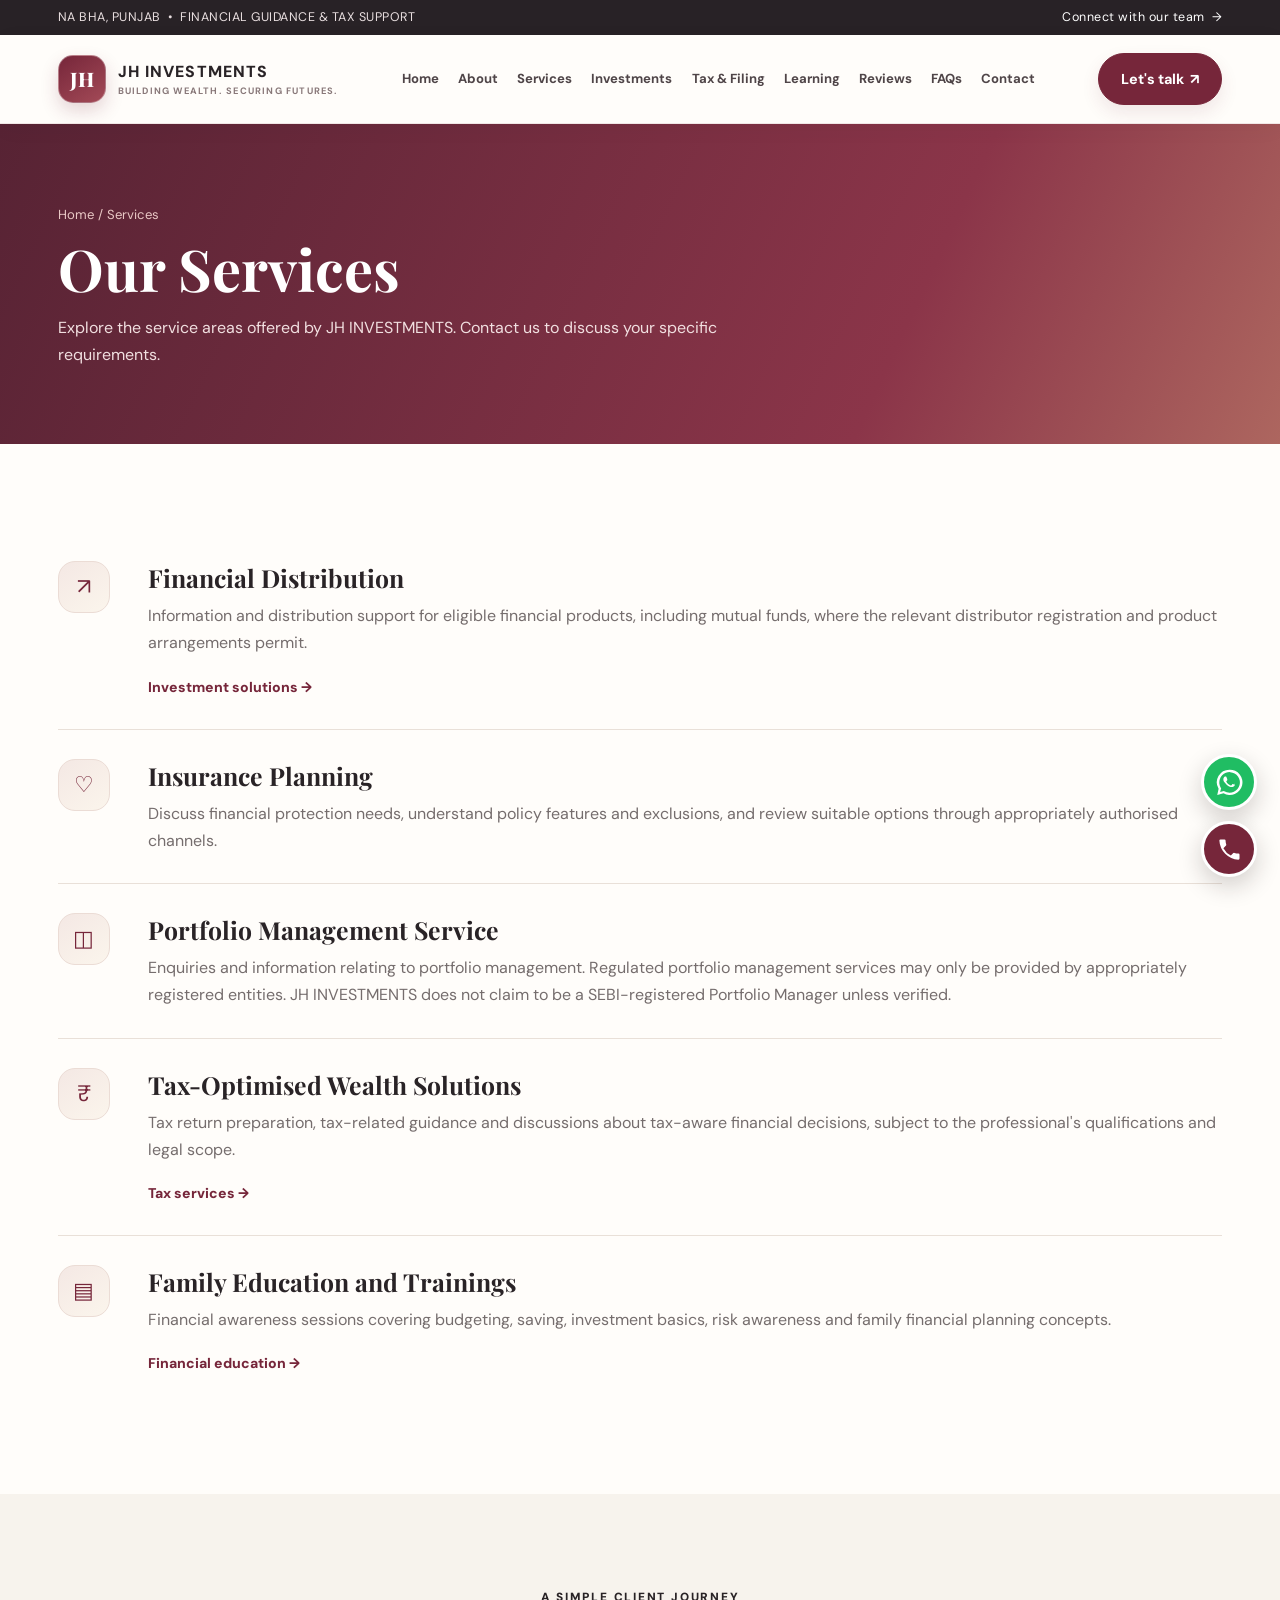
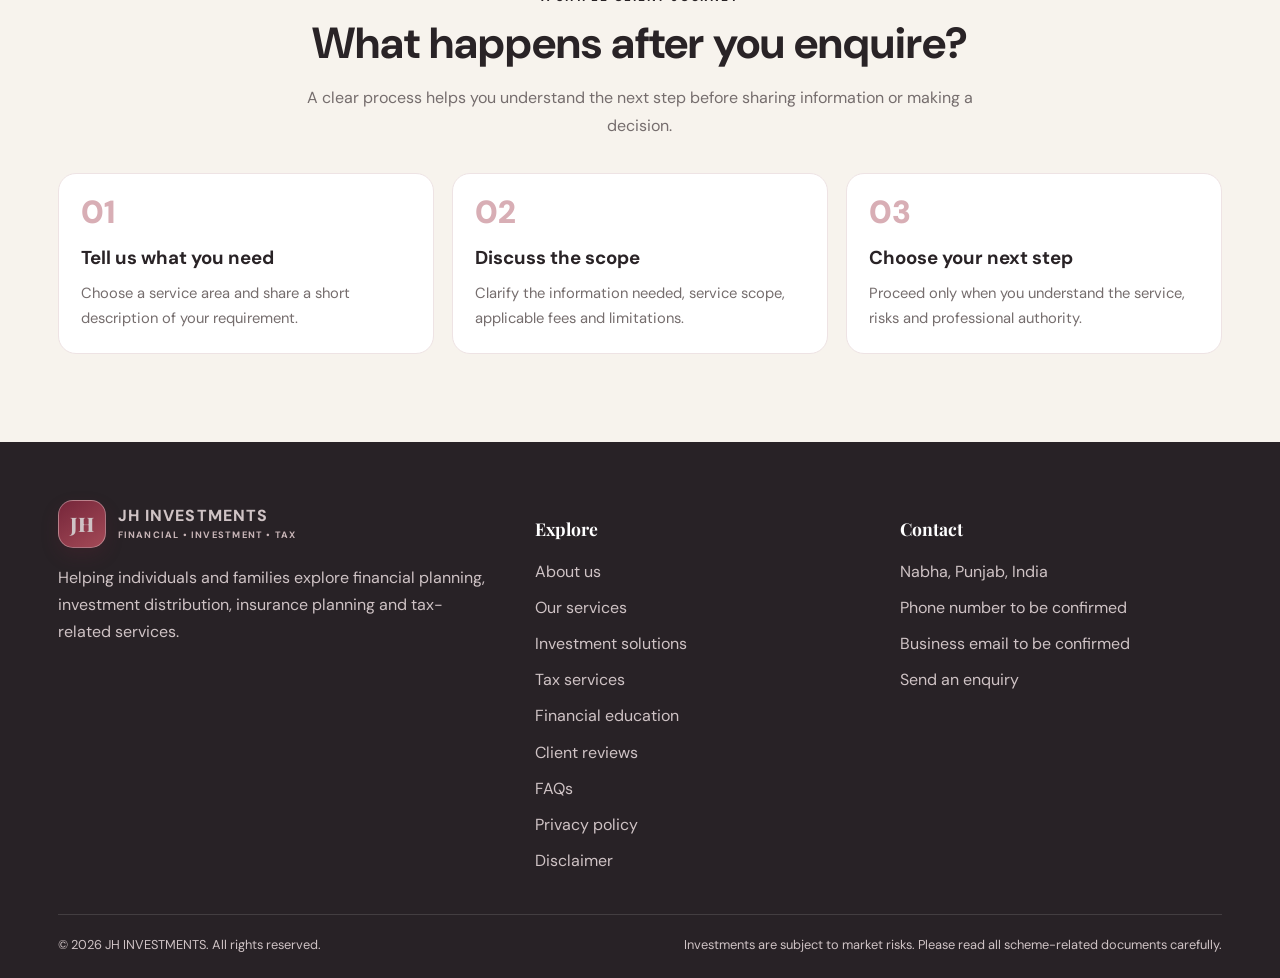
<file: services.html>
<!doctype html>
<html lang="en"><head><meta charset="utf-8"><meta name="viewport" content="width=device-width,initial-scale=1"><meta name="description" content="JH Investments, Nabha, Punjab - financial distribution, insurance planning, tax services and financial education."><title>Our Services | JH INVESTMENTS</title><link rel="stylesheet" href="styles.css"></head><body>
<div class="topbar"><div class="container"><span>NA BHA, PUNJAB &nbsp;•&nbsp; FINANCIAL GUIDANCE &amp; TAX SUPPORT</span><span><a href="contact.html">Connect with our team&nbsp; →</a></span></div></div>
<header class="navbar"><div class="container navinner">
<a class="brand" href="index.html"><span class="brandmark">JH</span><span>JH INVESTMENTS<small>BUILDING WEALTH. SECURING FUTURES.</small></span></a>
<button class="menu-toggle" aria-label="Open navigation" aria-expanded="false">☰</button>
<nav class="navlinks" aria-label="Main navigation"><a href="index.html">Home</a><a href="about.html">About</a><a href="services.html">Services</a><a href="investments.html">Investments</a><a href="tax.html">Tax &amp; Filing</a><a href="education.html">Learning</a><a href="reviews.html">Reviews</a><a href="faq.html">FAQs</a><a href="contact.html">Contact</a></nav>
<a class="nav-cta" href="contact.html">Let's talk&nbsp; ↗</a></div></header>

<main><section class="page-hero"><div class="container"><span class="crumb">Home / Services</span><h1>Our Services</h1><p>Explore the service areas offered by JH INVESTMENTS. Contact us to discuss your specific requirements.</p></div></section>
<section class="section"><div class="container">
<div class="service-detail"><div class="icon">↗</div><div><h2>Financial Distribution</h2><p>Information and distribution support for eligible financial products, including mutual funds, where the relevant distributor registration and product arrangements permit.</p><a class="text-link" href="investments.html">Investment solutions →</a></div></div>
<div class="service-detail" id="insurance"><div class="icon">♡</div><div><h2>Insurance Planning</h2><p>Discuss financial protection needs, understand policy features and exclusions, and review suitable options through appropriately authorised channels.</p></div></div>
<div class="service-detail"><div class="icon">◫</div><div><h2>Portfolio Management Service</h2><p>Enquiries and information relating to portfolio management. Regulated portfolio management services may only be provided by appropriately registered entities. JH INVESTMENTS does not claim to be a SEBI-registered Portfolio Manager unless verified.</p></div></div>
<div class="service-detail"><div class="icon">₹</div><div><h2>Tax-Optimised Wealth Solutions</h2><p>Tax return preparation, tax-related guidance and discussions about tax-aware financial decisions, subject to the professional's qualifications and legal scope.</p><a class="text-link" href="tax.html">Tax services →</a></div></div>
<div class="service-detail"><div class="icon">▤</div><div><h2>Family Education and Trainings</h2><p>Financial awareness sessions covering budgeting, saving, investment basics, risk awareness and family financial planning concepts.</p><a class="text-link" href="education.html">Financial education →</a></div></div>
</div></section><section class="section soft"><div class="container"><div class="section-intro"><span class="kicker">A simple client journey</span><h2>What happens after you enquire?</h2><p>A clear process helps you understand the next step before sharing information or making a decision.</p></div><div class="process-grid"><div class="process-card"><div class="process-number">01</div><h3>Tell us what you need</h3><p>Choose a service area and share a short description of your requirement.</p></div><div class="process-card"><div class="process-number">02</div><h3>Discuss the scope</h3><p>Clarify the information needed, service scope, applicable fees and limitations.</p></div><div class="process-card"><div class="process-number">03</div><h3>Choose your next step</h3><p>Proceed only when you understand the service, risks and professional authority.</p></div></div></div></section></main>
<footer class="footer"><div class="container"><div class="footer-grid">
<div><a class="brand" href="index.html"><span class="brandmark">JH</span><span>JH INVESTMENTS<small style="color:#d2c5c7">FINANCIAL • INVESTMENT • TAX</small></span></a><p>Helping individuals and families explore financial planning, investment distribution, insurance planning and tax-related services.</p></div>
<div><h3>Explore</h3><div class="footer-links"><a href="about.html">About us</a><a href="services.html">Our services</a><a href="investments.html">Investment solutions</a><a href="tax.html">Tax services</a><a href="education.html">Financial education</a><a href="reviews.html">Client reviews</a><a href="faq.html">FAQs</a><a href="privacy.html">Privacy policy</a><a href="disclaimer.html">Disclaimer</a></div></div>
<div><h3>Contact</h3><div class="footer-links"><span>Nabha, Punjab, India</span><a href="contact.html">Phone number to be confirmed</a><a href="contact.html">Business email to be confirmed</a><a href="contact.html">Send an enquiry</a></div></div>
</div><div class="copyright"><span>© <span id="year"></span> JH INVESTMENTS. All rights reserved.</span><span>Investments are subject to market risks. Please read all scheme-related documents carefully.</span></div></div></footer>
<script src="script.js"></script>
<div class="floating-contact" aria-label="Quick contact"><a class="float-wa" href="#" data-whatsapp aria-label="Chat on WhatsApp" title="WhatsApp"><svg viewBox="0 0 32 32"><path d="M16 .8A15 15 0 0 0 3.1 23.5L1.5 30.7l7.4-1.9A15 15 0 1 0 16 .8zm0 27.3a12.2 12.2 0 0 1-6.2-1.7l-.5-.3-4.4 1.1 1.2-4.3-.3-.5A12.2 12.2 0 1 1 16 28.1zm6.7-9.1c-.4-.2-2.2-1.1-2.6-1.2-.3-.1-.6-.2-.8.2s-.9 1.2-1.1 1.4-.4.3-.8.1a10 10 0 0 1-3-1.8 11.2 11.2 0 0 1-2.1-2.6c-.2-.4 0-.6.2-.8l.6-.7c.2-.2.2-.4.3-.6.1-.2 0-.5 0-.7s-.8-2-1.1-2.7c-.3-.7-.6-.6-.8-.6h-.7c-.2 0-.6.1-.9.4s-1.2 1.2-1.2 2.9 1.2 3.3 1.4 3.5a14 14 0 0 0 5.4 4.8c.8.3 1.4.6 1.9.7.8.2 1.6.2 2.2.1.7-.1 2.2-.9 2.5-1.8.3-.9.3-1.6.2-1.8s-.3-.3-.7-.5z"/></svg></a><a class="float-call" href="contact.html" aria-label="Call JH Investments" title="Call"><svg viewBox="0 0 24 24"><path d="M6.6 10.8a15.5 15.5 0 0 0 6.6 6.6l2.2-2.2a1 1 0 0 1 1-.2 11.4 11.4 0 0 0 3.5.6 1 1 0 0 1 1 1V20a1 1 0 0 1-1 1A17.9 17.9 0 0 1 3 4a1 1 0 0 1 1-1h3.5a1 1 0 0 1 1 1 11.4 11.4 0 0 0 .6 3.5 1 1 0 0 1-.2 1z"/></svg></a></div></body></html>
</file>
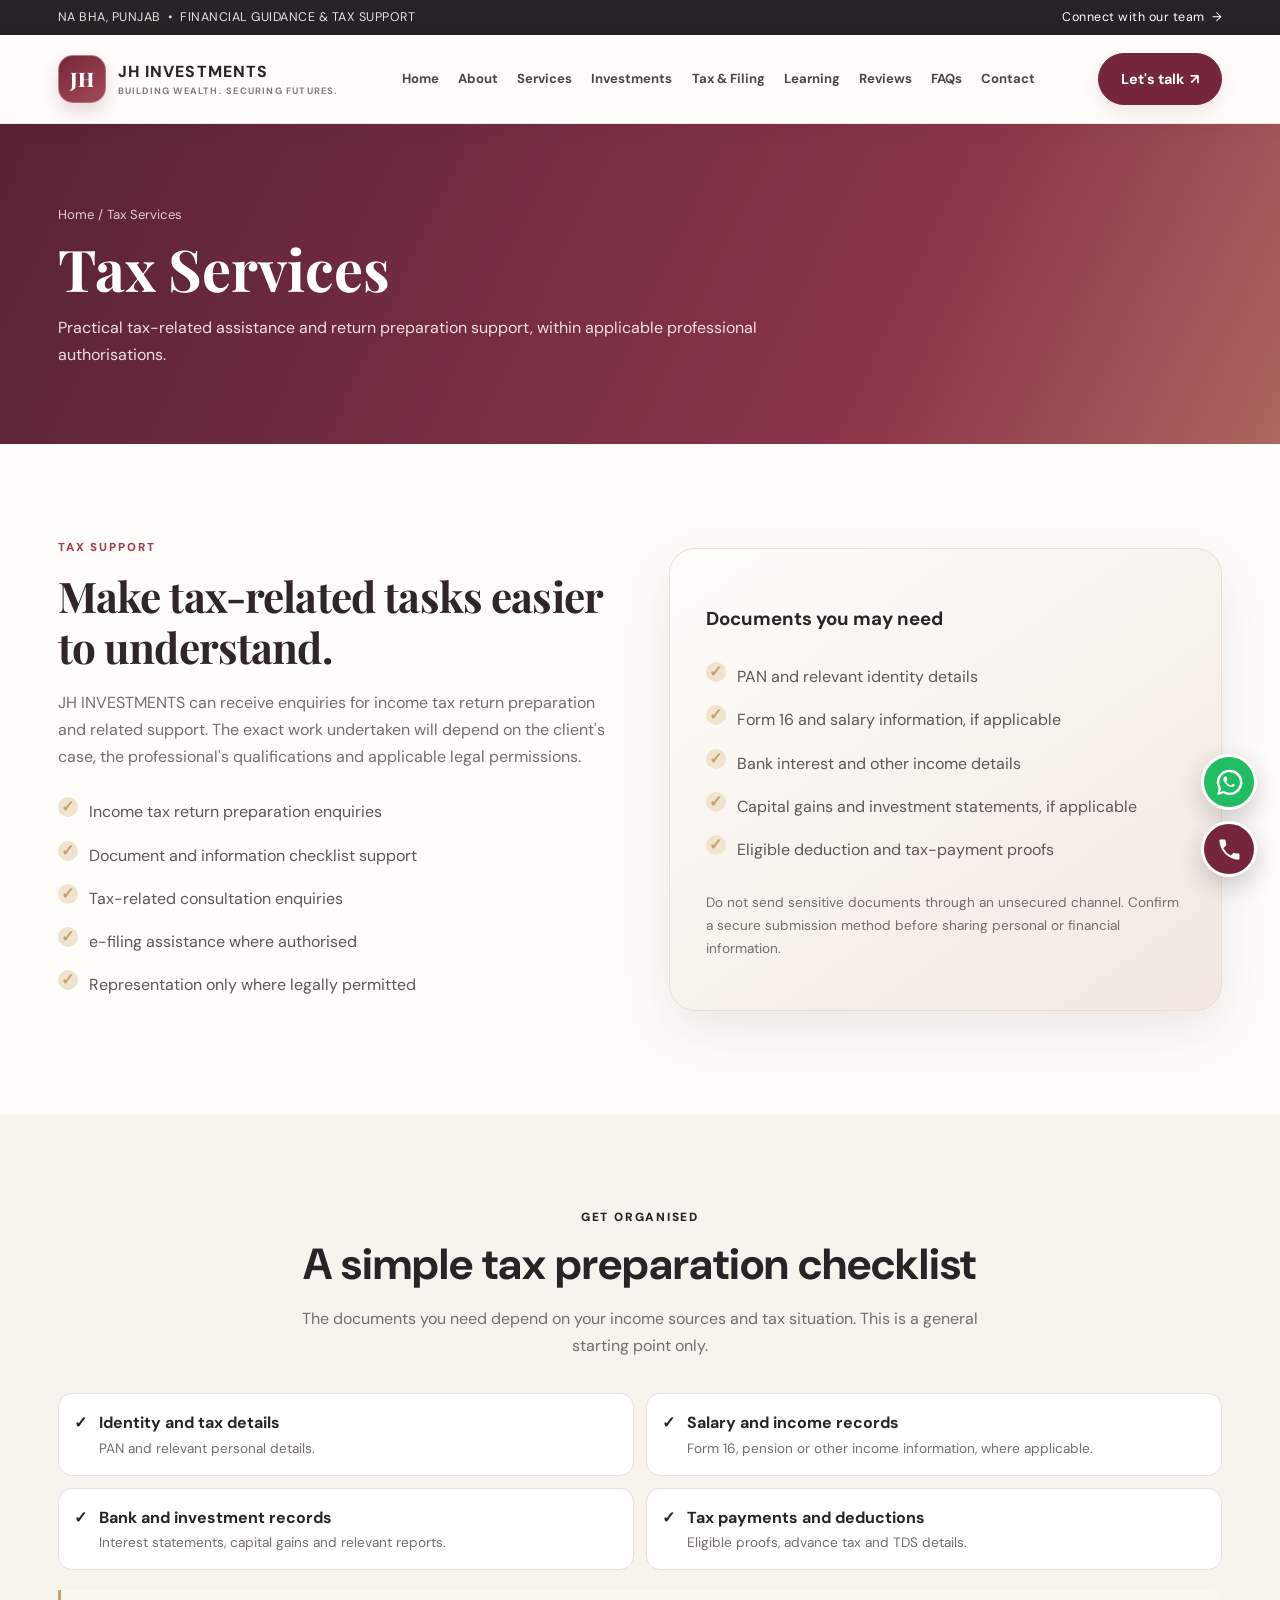
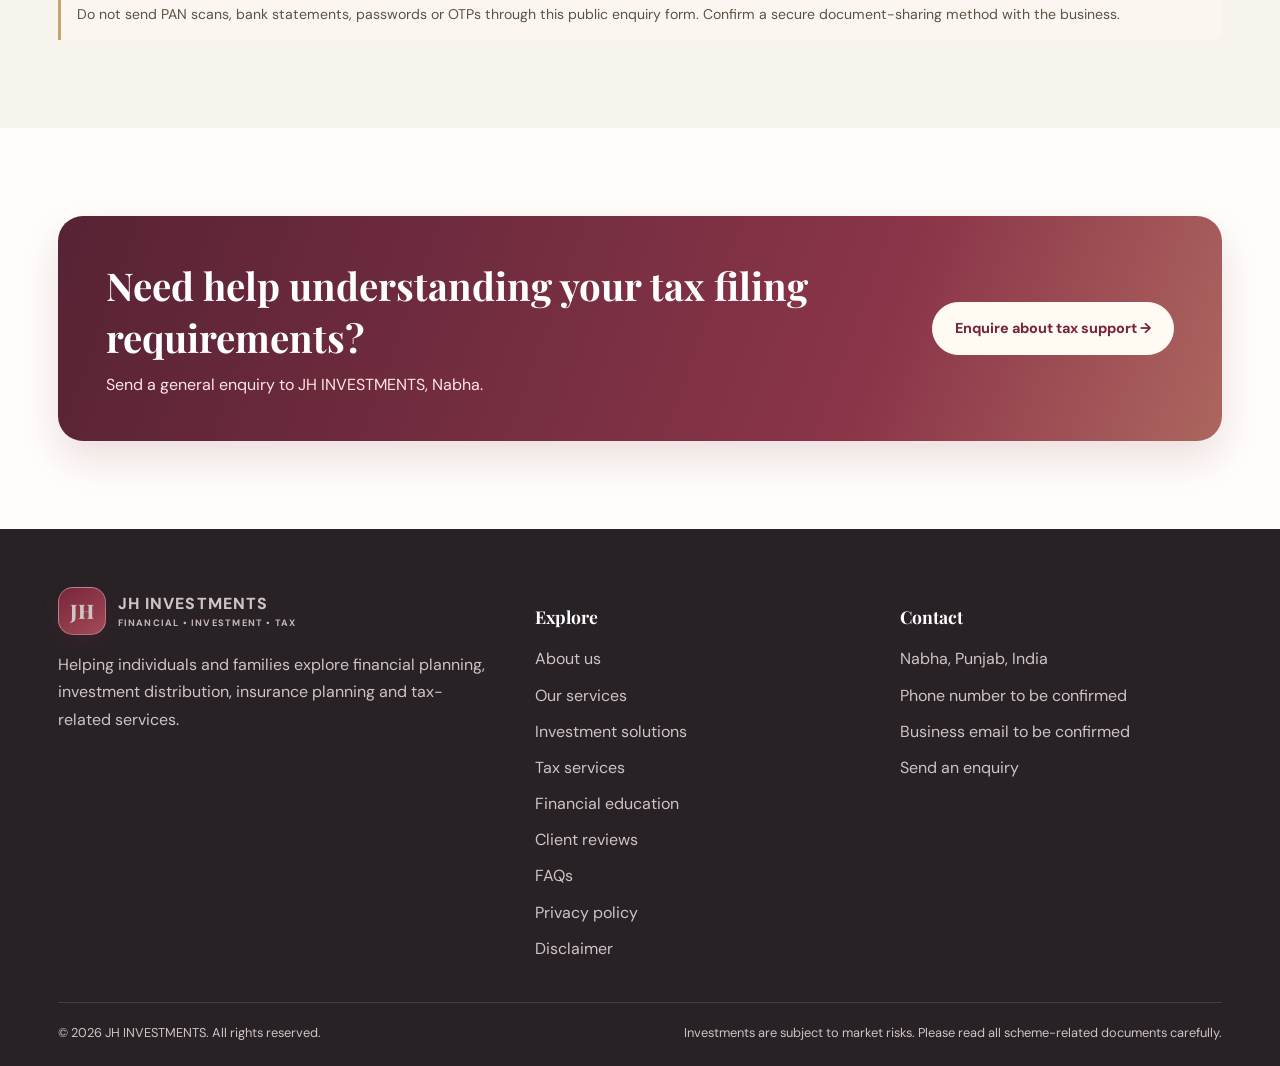
<file: tax.html>
<!doctype html>
<html lang="en"><head><meta charset="utf-8"><meta name="viewport" content="width=device-width,initial-scale=1"><meta name="description" content="JH Investments, Nabha, Punjab - financial distribution, insurance planning, tax services and financial education."><title>Tax Services | JH INVESTMENTS</title><link rel="stylesheet" href="styles.css"></head><body>
<div class="topbar"><div class="container"><span>NA BHA, PUNJAB &nbsp;•&nbsp; FINANCIAL GUIDANCE &amp; TAX SUPPORT</span><span><a href="contact.html">Connect with our team&nbsp; →</a></span></div></div>
<header class="navbar"><div class="container navinner">
<a class="brand" href="index.html"><span class="brandmark">JH</span><span>JH INVESTMENTS<small>BUILDING WEALTH. SECURING FUTURES.</small></span></a>
<button class="menu-toggle" aria-label="Open navigation" aria-expanded="false">☰</button>
<nav class="navlinks" aria-label="Main navigation"><a href="index.html">Home</a><a href="about.html">About</a><a href="services.html">Services</a><a href="investments.html">Investments</a><a href="tax.html">Tax &amp; Filing</a><a href="education.html">Learning</a><a href="reviews.html">Reviews</a><a href="faq.html">FAQs</a><a href="contact.html">Contact</a></nav>
<a class="nav-cta" href="contact.html">Let's talk&nbsp; ↗</a></div></header>

<main><section class="page-hero"><div class="container"><span class="crumb">Home / Tax Services</span><h1>Tax Services</h1><p>Practical tax-related assistance and return preparation support, within applicable professional authorisations.</p></div></section>
<section class="section"><div class="container split"><div><span class="eyebrow">Tax support</span><h2>Make tax-related tasks easier to understand.</h2><p>JH INVESTMENTS can receive enquiries for income tax return preparation and related support. The exact work undertaken will depend on the client's case, the professional's qualifications and applicable legal permissions.</p><ul class="checklist"><li>Income tax return preparation enquiries</li><li>Document and information checklist support</li><li>Tax-related consultation enquiries</li><li>e-filing assistance where authorised</li><li>Representation only where legally permitted</li></ul></div><div class="panel"><h3>Documents you may need</h3><ul class="checklist"><li>PAN and relevant identity details</li><li>Form 16 and salary information, if applicable</li><li>Bank interest and other income details</li><li>Capital gains and investment statements, if applicable</li><li>Eligible deduction and tax-payment proofs</li></ul><p class="small">Do not send sensitive documents through an unsecured channel. Confirm a secure submission method before sharing personal or financial information.</p></div></div></section><section class="section soft"><div class="container"><div class="section-intro"><span class="kicker">Get organised</span><h2>A simple tax preparation checklist</h2><p>The documents you need depend on your income sources and tax situation. This is a general starting point only.</p></div><div class="tax-checks"><div class="tax-check"><b>✓</b><div><strong>Identity and tax details</strong><div class="small">PAN and relevant personal details.</div></div></div><div class="tax-check"><b>✓</b><div><strong>Salary and income records</strong><div class="small">Form 16, pension or other income information, where applicable.</div></div></div><div class="tax-check"><b>✓</b><div><strong>Bank and investment records</strong><div class="small">Interest statements, capital gains and relevant reports.</div></div></div><div class="tax-check"><b>✓</b><div><strong>Tax payments and deductions</strong><div class="small">Eligible proofs, advance tax and TDS details.</div></div></div></div><div class="risk-note" style="margin-top:20px">Do not send PAN scans, bank statements, passwords or OTPs through this public enquiry form. Confirm a secure document-sharing method with the business.</div></div></section><section class="section"><div class="container"><div class="banner"><div><h2>Need help understanding your tax filing requirements?</h2><p style="margin:0;color:#ffe4e7">Send a general enquiry to JH INVESTMENTS, Nabha.</p></div><a class="btn light" href="contact.html">Enquire about tax support →</a></div></div></section></main>
<footer class="footer"><div class="container"><div class="footer-grid">
<div><a class="brand" href="index.html"><span class="brandmark">JH</span><span>JH INVESTMENTS<small style="color:#d2c5c7">FINANCIAL • INVESTMENT • TAX</small></span></a><p>Helping individuals and families explore financial planning, investment distribution, insurance planning and tax-related services.</p></div>
<div><h3>Explore</h3><div class="footer-links"><a href="about.html">About us</a><a href="services.html">Our services</a><a href="investments.html">Investment solutions</a><a href="tax.html">Tax services</a><a href="education.html">Financial education</a><a href="reviews.html">Client reviews</a><a href="faq.html">FAQs</a><a href="privacy.html">Privacy policy</a><a href="disclaimer.html">Disclaimer</a></div></div>
<div><h3>Contact</h3><div class="footer-links"><span>Nabha, Punjab, India</span><a href="contact.html">Phone number to be confirmed</a><a href="contact.html">Business email to be confirmed</a><a href="contact.html">Send an enquiry</a></div></div>
</div><div class="copyright"><span>© <span id="year"></span> JH INVESTMENTS. All rights reserved.</span><span>Investments are subject to market risks. Please read all scheme-related documents carefully.</span></div></div></footer>
<script src="script.js"></script>
<div class="floating-contact" aria-label="Quick contact"><a class="float-wa" href="#" data-whatsapp aria-label="Chat on WhatsApp" title="WhatsApp"><svg viewBox="0 0 32 32"><path d="M16 .8A15 15 0 0 0 3.1 23.5L1.5 30.7l7.4-1.9A15 15 0 1 0 16 .8zm0 27.3a12.2 12.2 0 0 1-6.2-1.7l-.5-.3-4.4 1.1 1.2-4.3-.3-.5A12.2 12.2 0 1 1 16 28.1zm6.7-9.1c-.4-.2-2.2-1.1-2.6-1.2-.3-.1-.6-.2-.8.2s-.9 1.2-1.1 1.4-.4.3-.8.1a10 10 0 0 1-3-1.8 11.2 11.2 0 0 1-2.1-2.6c-.2-.4 0-.6.2-.8l.6-.7c.2-.2.2-.4.3-.6.1-.2 0-.5 0-.7s-.8-2-1.1-2.7c-.3-.7-.6-.6-.8-.6h-.7c-.2 0-.6.1-.9.4s-1.2 1.2-1.2 2.9 1.2 3.3 1.4 3.5a14 14 0 0 0 5.4 4.8c.8.3 1.4.6 1.9.7.8.2 1.6.2 2.2.1.7-.1 2.2-.9 2.5-1.8.3-.9.3-1.6.2-1.8s-.3-.3-.7-.5z"/></svg></a><a class="float-call" href="contact.html" aria-label="Call JH Investments" title="Call"><svg viewBox="0 0 24 24"><path d="M6.6 10.8a15.5 15.5 0 0 0 6.6 6.6l2.2-2.2a1 1 0 0 1 1-.2 11.4 11.4 0 0 0 3.5.6 1 1 0 0 1 1 1V20a1 1 0 0 1-1 1A17.9 17.9 0 0 1 3 4a1 1 0 0 1 1-1h3.5a1 1 0 0 1 1 1 11.4 11.4 0 0 0 .6 3.5 1 1 0 0 1-.2 1z"/></svg></a></div></body></html>
</file>
<file: styles.css>
@import url('https://fonts.googleapis.com/css2?family=DM+Sans:wght@400;500;600;700;800&family=Playfair+Display:wght@600;700;800&display=swap');
:root{--wine:#76263a;--wine2:#9c3e4b;--rose:#c16b70;--gold:#c3a36b;--ink:#292326;--muted:#756d6d;--ivory:#f7f3ed;--paper:#fffdfa;--line:#e9e0d8;--soft:#f4e9e7;--shadow:0 20px 55px rgba(56,30,34,.10);--radius:20px}
*{box-sizing:border-box}html{scroll-behavior:smooth}body{margin:0;font-family:'DM Sans',Arial,sans-serif;color:var(--ink);background:var(--paper);line-height:1.7}a{color:inherit;text-decoration:none}button,input,textarea,select{font:inherit}.container{width:min(1190px,91%);margin:auto}
.topbar{background:#282226;color:#e9dfe0;font-size:.78rem;letter-spacing:.04em;padding:7px 0}.topbar .container{display:flex;justify-content:space-between;gap:18px;align-items:center}.topbar a{color:#fff}.topbar a:hover{color:#e0c18b}
.navbar{position:sticky;top:0;z-index:50;background:rgba(255,253,250,.94);backdrop-filter:blur(16px);border-bottom:1px solid rgba(118,38,58,.10);box-shadow:0 5px 22px rgba(40,25,27,.035)}.navinner{min-height:88px;display:flex;align-items:center;justify-content:space-between;gap:26px}.brand{display:flex;align-items:center;gap:12px;flex-shrink:0}.brandmark{width:48px;height:48px;border-radius:15px;background:linear-gradient(145deg,var(--wine),#a34a57);color:#fff;display:grid;place-items:center;font-family:'Playfair Display',serif;font-weight:800;font-size:1.25rem;box-shadow:0 8px 18px #76263a30;border:1px solid #ffffff55}.brand>span:last-child{font-size:1rem;letter-spacing:.07em;font-weight:800;line-height:1.2}.brand small{display:block;font-size:.58rem;letter-spacing:.13em;color:#887879;margin-top:5px;font-weight:700}.navlinks{display:flex;align-items:center;gap:clamp(12px,1.5vw,23px);font-size:.82rem;font-weight:700;color:#4f4548}.navlinks a{position:relative;padding:9px 0;white-space:nowrap}.navlinks a:after{content:'';position:absolute;left:0;bottom:2px;width:0;height:2px;background:var(--gold);transition:.25s}.navlinks a:hover,.navlinks a.active{color:var(--wine)}.navlinks a:hover:after{width:100%}.nav-cta,.btn{display:inline-flex;align-items:center;justify-content:center;gap:9px;border:1px solid var(--wine);border-radius:999px;background:var(--wine);color:#fff;padding:13px 22px;font-weight:750;font-size:.9rem;cursor:pointer;transition:.25s;box-shadow:0 8px 18px #76263a1b;white-space:nowrap}.nav-cta:hover,.btn:hover{background:#54202f;border-color:#54202f;transform:translateY(-2px);box-shadow:0 12px 25px #76263a30}.btn.light{background:transparent;color:var(--wine);border-color:#d7b9b7;box-shadow:none}.btn.light:hover{background:var(--soft)}.btn.outline{background:transparent;border-color:#fff;color:#fff}.menu-toggle{display:none;border:1px solid var(--line);background:#fff;border-radius:12px;color:var(--wine);font-size:1.35rem;padding:8px 13px;cursor:pointer}
.hero{padding:86px 0 82px;background:radial-gradient(ellipse at 85% 20%,#ead8d0 0,transparent 36%),linear-gradient(115deg,#fbf8f2 0%,#f7f0e9 55%,#f2e4e1 100%);position:relative;overflow:hidden}.hero:before{content:'JH';position:absolute;right:40%;top:-120px;font:800 28rem 'Playfair Display',serif;color:rgba(118,38,58,.025);pointer-events:none}.hero-grid{display:grid;grid-template-columns:1.04fr .96fr;gap:60px;align-items:center;position:relative;z-index:1}.eyebrow{color:var(--wine2);font-weight:800;text-transform:uppercase;letter-spacing:.17em;font-size:.72rem}.hero h1{font:700 clamp(3rem,5.5vw,5.1rem)/1.07 'Playfair Display',Georgia,serif;letter-spacing:-.035em;margin:17px 0 22px;color:#2d2528}.hero h1 span{color:var(--wine)}.hero p{font-size:1.05rem;color:#6c6062;max-width:570px}.actions{display:flex;gap:13px;flex-wrap:wrap;margin-top:30px}.hero-art{min-height:430px;border-radius:30px;position:relative;overflow:hidden;background:linear-gradient(145deg,#552536 0%,#813044 54%,#b66c68 100%);box-shadow:0 30px 65px rgba(87,37,51,.24);border:8px solid rgba(255,255,255,.5)}.hero-art:before{content:'';position:absolute;width:390px;height:390px;border-radius:50%;border:1px solid #ffffff3b;right:-95px;top:-110px;box-shadow:0 0 0 35px #ffffff0b,0 0 0 70px #ffffff08}.hero-art:after{content:'';position:absolute;inset:0;background:linear-gradient(130deg,transparent 30%,#ffffff12 30.2%,transparent 30.7%,transparent 70%,#ffffff12 70.2%,transparent 70.7%)}.bars{height:190px;display:flex;align-items:end;gap:15px;position:absolute;z-index:1;left:11%;right:11%;top:52px}.bars i{display:block;flex:1;border-radius:12px 12px 2px 2px;background:linear-gradient(180deg,#e7c99b,#c79c72);box-shadow:0 10px 25px #2a101b25}.bars i:nth-child(1){height:30%}.bars i:nth-child(2){height:46%}.bars i:nth-child(3){height:61%}.bars i:nth-child(4){height:78%}.bars i:nth-child(5){height:100%;background:linear-gradient(180deg,#fff1d8,#e4c28f)}.growth-card{position:absolute;z-index:2;left:8%;right:8%;bottom:32px;background:#fffaf2;color:var(--ink);border-radius:20px;padding:25px 28px;box-shadow:0 18px 40px #2a101b38;border:1px solid #fff}.growth-card .eyebrow{font-size:.65rem;color:var(--gold)}.growth-card strong{display:block;font:700 1.8rem/1.2 'Playfair Display',serif;color:var(--wine);margin:8px 0}.growth-card .small{color:#75696a}
.section{padding:88px 0}.section.soft{background:var(--ivory)}.section-head{text-align:center;max-width:720px;margin:0 auto 45px}.section-head h2,.split h2{font:700 clamp(2rem,3.3vw,3rem)/1.2 'Playfair Display',Georgia,serif;margin:12px 0;color:#30262a;letter-spacing:-.02em}.section-head p{color:var(--muted);max-width:620px;margin:12px auto}.grid{display:grid;grid-template-columns:repeat(3,1fr);gap:22px}.card{border:1px solid #eee5df;border-radius:var(--radius);padding:29px;background:#fffdfa;box-shadow:0 8px 25px rgba(49,28,31,.035);transition:.3s;position:relative;overflow:hidden}.card:before{content:'';position:absolute;top:0;left:0;width:100%;height:3px;background:linear-gradient(90deg,var(--wine),var(--gold));transform:scaleX(0);transform-origin:left;transition:.3s}.card:hover{transform:translateY(-7px);box-shadow:var(--shadow);border-color:#e5d3cc}.card:hover:before{transform:scaleX(1)}.icon{width:52px;height:52px;border-radius:17px;background:linear-gradient(145deg,#f4e8e4,#fbf5ec);color:var(--wine);display:grid;place-items:center;font-size:1.4rem;margin-bottom:20px;border:1px solid #ebdcd5}.card h3{margin:0 0 10px;font:700 1.22rem 'Playfair Display',Georgia,serif}.card p{margin:0;color:var(--muted);font-size:.94rem}.text-link{display:inline-block;margin-top:19px;color:var(--wine);font-weight:800;font-size:.88rem}.text-link:hover{color:#b56e55}.split{display:grid;grid-template-columns:1fr 1fr;gap:58px;align-items:center}.split p{color:var(--muted)}.panel{background:linear-gradient(145deg,#fffdfa,#f2e8e1);border:1px solid #e9dcd3;border-radius:26px;padding:36px;box-shadow:var(--shadow)}.checklist{list-style:none;padding:0;margin:20px 0}.checklist li{padding:8px 0 8px 31px;position:relative;color:#5f5556}.checklist li:before{content:'✓';position:absolute;left:0;top:7px;color:var(--gold);font-weight:900;width:20px;height:20px;border-radius:50%;background:#f0e3d0;text-align:center;line-height:20px}.stats{display:grid;grid-template-columns:repeat(3,1fr);gap:14px;margin-top:25px}.stat{padding:19px;background:#fffdfa;border:1px solid #eaded6;border-radius:15px}.stat strong{display:block;color:var(--wine);font:700 1.7rem 'Playfair Display',serif}.stat .small{color:var(--muted)}.banner{background:linear-gradient(110deg,#572334,#8b3549 70%,#ad665f);color:#fff;border-radius:25px;padding:43px 48px;display:flex;align-items:center;justify-content:space-between;gap:25px;box-shadow:0 18px 40px #76263a24}.banner h2{font:700 clamp(1.7rem,3vw,2.5rem) 'Playfair Display',serif;margin:0 0 8px}.banner p{color:#f1dfe0}.banner .btn.light{background:#fffaf2;color:var(--wine);border-color:#fffaf2}
.page-hero{padding:76px 0;background:linear-gradient(115deg,#572334,#8b3549 70%,#ad665f);color:#fff}.page-hero h1{font:700 clamp(2.5rem,4.5vw,4rem)/1.12 'Playfair Display',serif;margin:9px 0 13px}.page-hero p{max-width:720px;color:#f1dfe0;margin:0}.crumb{font-size:.82rem;color:#e9c8c5}.service-detail{display:grid;grid-template-columns:68px 1fr;gap:22px;padding:29px 0;border-bottom:1px solid var(--line)}.service-detail:last-child{border:0}.service-detail .icon{margin:0}.service-detail h2{font:700 1.55rem 'Playfair Display',serif;margin:0 0 8px}.service-detail p{margin:0;color:var(--muted)}.notice{padding:18px 20px;border-left:4px solid var(--gold);background:#f7f0e8;color:#625657;border-radius:0 13px 13px 0;font-size:.91rem}.form{display:grid;gap:15px}.form-row{display:grid;grid-template-columns:1fr 1fr;gap:15px}label{font-weight:700;font-size:.9rem}input,textarea,select{width:100%;padding:14px 15px;border:1px solid #e2d7d0;border-radius:12px;font:inherit;margin-top:7px;background:#fffdfa;color:var(--ink)}input:focus,textarea:focus,select:focus{outline:2px solid #c3a36b55;border-color:var(--gold)}textarea{min-height:135px;resize:vertical}.contact-grid{display:grid;grid-template-columns:.85fr 1.15fr;gap:35px}.contact-item{padding:16px 0;border-bottom:1px solid var(--line);color:var(--muted)}.contact-item strong{display:block;color:var(--wine);margin-bottom:4px}.footer{background:#282226;color:#fff;padding:58px 0 22px}.footer .brand small{color:#c9b6b8!important}.footer p,.footer a,.footer span{color:#cfc3c5}.footer h3{font:700 1.1rem 'Playfair Display',serif;color:#fff}.footer-links{display:grid;gap:9px}.footer-links a:hover{color:#e2c28c}.footer-grid{display:grid;grid-template-columns:1.35fr 1fr 1fr;gap:42px}.copyright{border-top:1px solid #ffffff20;margin-top:40px;padding-top:19px;color:#bdb1b3;font-size:.8rem;display:flex;justify-content:space-between;gap:15px;flex-wrap:wrap}.small{font-size:.85rem;color:var(--muted)}.reveal{opacity:0;transform:translateY(20px);transition:.7s}.reveal.visible{opacity:1;transform:none}
.trust-strip{padding:25px 0;background:#fffdfa;border-top:1px solid var(--line);border-bottom:1px solid var(--line)}.trust-grid{display:grid;grid-template-columns:repeat(4,1fr);gap:16px}.trust-item{display:flex;align-items:center;gap:12px;padding:8px 12px}.trust-icon{width:43px;height:43px;flex:0 0 43px;border-radius:50%;display:grid;place-items:center;background:#f2e7df;color:var(--wine);font-weight:900}.trust-item strong{display:block;font-size:.91rem}.trust-item span{font-size:.78rem;color:var(--muted)}.review-card{border:1px solid #eee5df;border-radius:18px;padding:24px;background:#fffdfa;box-shadow:0 8px 28px #3c10100a}.review-stars{color:#bd985b;letter-spacing:3px}.review-quote{color:#62585a}.review-placeholder{border:1px dashed #d2b9a6;background:#fffaf3;border-radius:18px;padding:27px;color:#65595a}.faq-list{max-width:880px;margin:auto;display:grid;gap:12px}.faq-item{border:1px solid #e9dfd8;border-radius:14px;background:#fffdfa;overflow:hidden}.faq-question{width:100%;border:0;background:#fffdfa;padding:20px 22px;display:flex;justify-content:space-between;align-items:center;gap:15px;text-align:left;font:700 .98rem 'DM Sans',sans-serif;cursor:pointer;color:var(--ink)}.faq-question span:last-child{color:var(--wine);font-size:1.4rem;transition:.2s}.faq-answer{display:none;padding:0 22px 21px;color:var(--muted)}.faq-item.open .faq-answer{display:block}.faq-item.open .faq-question span:last-child{transform:rotate(45deg)}.floating-contact{position:fixed;right:23px;bottom:23px;z-index:60;display:flex;flex-direction:column;gap:11px}.float-wa,.float-call{width:56px;height:56px;border-radius:50%;display:grid;place-items:center;color:#fff;box-shadow:0 9px 25px #1f121533;transition:.2s;border:3px solid #fff}.float-wa{background:#20bd63}.float-call{background:var(--wine)}.float-wa:hover,.float-call:hover{transform:translateY(-4px) scale(1.04)}.float-wa svg,.float-call svg{width:27px;height:27px;fill:currentColor}.cta-band{background:#f5ece4;border:1px solid #eadbd0;border-radius:22px;padding:30px;display:flex;justify-content:space-between;align-items:center;gap:20px}.policy-content{max-width:850px;margin:auto}.policy-content h2{font:700 1.5rem 'Playfair Display',serif;margin-top:32px}.policy-content p{color:var(--muted)}
@media(max-width:1100px){.navlinks{gap:11px;font-size:.76rem}.navinner{gap:14px}.nav-cta{padding:11px 15px;font-size:.82rem}}
@media(max-width:900px){.navinner{min-height:78px}.menu-toggle{display:block}.navlinks{display:none;position:absolute;top:78px;left:0;right:0;background:#fffdfa;padding:18px 5% 24px;border-bottom:1px solid var(--line);box-shadow:0 18px 25px #211d1e15;flex-direction:column;align-items:stretch;gap:3px}.navlinks.open{display:flex}.navlinks a{padding:10px 4px;border-bottom:1px solid #f2ece7}.navlinks a:after{display:none}.nav-cta{margin-left:auto}.hero-grid,.split,.contact-grid{grid-template-columns:1fr}.hero-grid{gap:42px}.hero-art{min-height:370px}.grid{grid-template-columns:repeat(2,1fr)}.footer-grid{grid-template-columns:1fr 1fr}}
@media(max-width:600px){.topbar .container{font-size:.7rem}.brandmark{width:42px;height:42px}.brand>span:last-child{font-size:.88rem}.brand small{font-size:.5rem}.nav-cta{display:none}.hero{padding:58px 0 55px}.hero h1{font-size:clamp(2.7rem,12vw,3.7rem)}.hero-art{min-height:320px}.bars{height:135px;top:38px}.growth-card{bottom:20px;padding:20px}.growth-card strong{font-size:1.45rem}.section{padding:62px 0}.grid{grid-template-columns:1fr}.section-head{margin-bottom:32px}.banner{padding:29px;align-items:flex-start;flex-direction:column}.form-row,.stats,.footer-grid{grid-template-columns:1fr}.service-detail{grid-template-columns:54px 1fr}.page-hero{padding:55px 0}.trust-grid{grid-template-columns:1fr 1fr}.trust-item{padding:5px 0;align-items:flex-start}.trust-item span{font-size:.72rem}.floating-contact{right:13px;bottom:14px}.float-wa,.float-call{width:50px;height:50px}.cta-band{align-items:flex-start;flex-direction:column}.footer-grid{gap:25px}}


.section-intro{max-width:720px;margin:0 auto 34px;text-align:center}.section-intro h2{font-size:clamp(1.9rem,3.4vw,2.8rem);line-height:1.14;margin:10px 0}.section-intro p{color:var(--muted)}
.kicker{font-size:.74rem;letter-spacing:.15em;text-transform:uppercase;color:var(--red);font-weight:850}
.engage-grid{display:grid;grid-template-columns:1.05fr .95fr;gap:26px;align-items:stretch}
.market-panel{background:#241c20;color:#fff;border-radius:24px;padding:28px;overflow:hidden}.market-panel h3{font-size:1.35rem;margin:8px 0}.market-panel p{color:#d9cdd0}
.chart-wrap{background:#fff;border-radius:17px;padding:15px;margin-top:20px}.chart-wrap svg{width:100%;height:auto;display:block}.chart-legend{display:flex;justify-content:space-between;gap:10px;flex-wrap:wrap;color:#62585b;font-size:.78rem;margin-top:7px}
.calc-panel{background:#fff;border:1px solid #eee0e2;border-radius:24px;padding:27px;box-shadow:var(--shadow)}.calc-panel h3{margin:0 0 5px}.calc-panel .muted{color:var(--muted);font-size:.9rem}
.calc-fields{display:grid;gap:18px;margin:20px 0}.calc-field label{display:flex;justify-content:space-between;gap:10px;font-weight:750;font-size:.9rem}.calc-field input[type=range]{width:100%;accent-color:var(--red);margin:12px 0 0}
.calc-result{background:linear-gradient(130deg,#7d263c,#a8475b);border-radius:17px;color:#fff;padding:20px}.calc-result span{font-size:.8rem;color:#f6dfe4}.calc-result strong{display:block;font-size:2rem;line-height:1.2;margin:6px 0}.calc-result small{color:#f6dfe4}.disclaimer-mini{font-size:.76rem;color:#766b6d;line-height:1.5;margin-top:12px}
.process-grid{display:grid;grid-template-columns:repeat(3,1fr);gap:18px}.process-card{background:#fff;border:1px solid #eee3e4;border-radius:18px;padding:22px}.process-number{font-size:2rem;font-weight:900;color:#d8aeb5;line-height:1}.process-card h3{margin:14px 0 7px}.process-card p{margin:0;color:var(--muted);font-size:.92rem}
.service-spotlight{display:grid;grid-template-columns:repeat(2,1fr);gap:18px}.spotlight-card{padding:25px;border-radius:20px;background:linear-gradient(145deg,#fff,#fff5f5);border:1px solid #f0dfe1}.spotlight-card h3{margin:8px 0}.spotlight-card p{color:var(--muted)}
.pill{display:inline-flex;padding:6px 10px;background:#f8e8ea;color:#8f263a;border-radius:999px;font-size:.75rem;font-weight:800}
.tax-checks{display:grid;grid-template-columns:repeat(2,1fr);gap:12px}.tax-check{display:flex;gap:12px;align-items:flex-start;padding:15px;background:#fff;border:1px solid var(--line);border-radius:14px}.tax-check b{color:var(--red)}
.education-band{background:#251d20;color:#fff;border-radius:24px;padding:32px;display:grid;grid-template-columns:1.2fr .8fr;gap:24px;align-items:center}.education-band p{color:#ddcfd2}.education-topics{display:grid;grid-template-columns:1fr 1fr;gap:10px}.education-topics span{padding:11px 13px;border-radius:12px;background:#ffffff12;border:1px solid #ffffff1a;font-size:.85rem}
.risk-note{border-left:3px solid #c6a36d;padding:13px 16px;background:#fbf7f0;color:#5e5144;border-radius:0 12px 12px 0;font-size:.88rem}
@media(max-width:850px){.engage-grid,.education-band{grid-template-columns:1fr}.process-grid{grid-template-columns:1fr 1fr}}
@media(max-width:600px){.process-grid,.service-spotlight,.tax-checks{grid-template-columns:1fr}.calc-result strong{font-size:1.7rem}}
</file>
